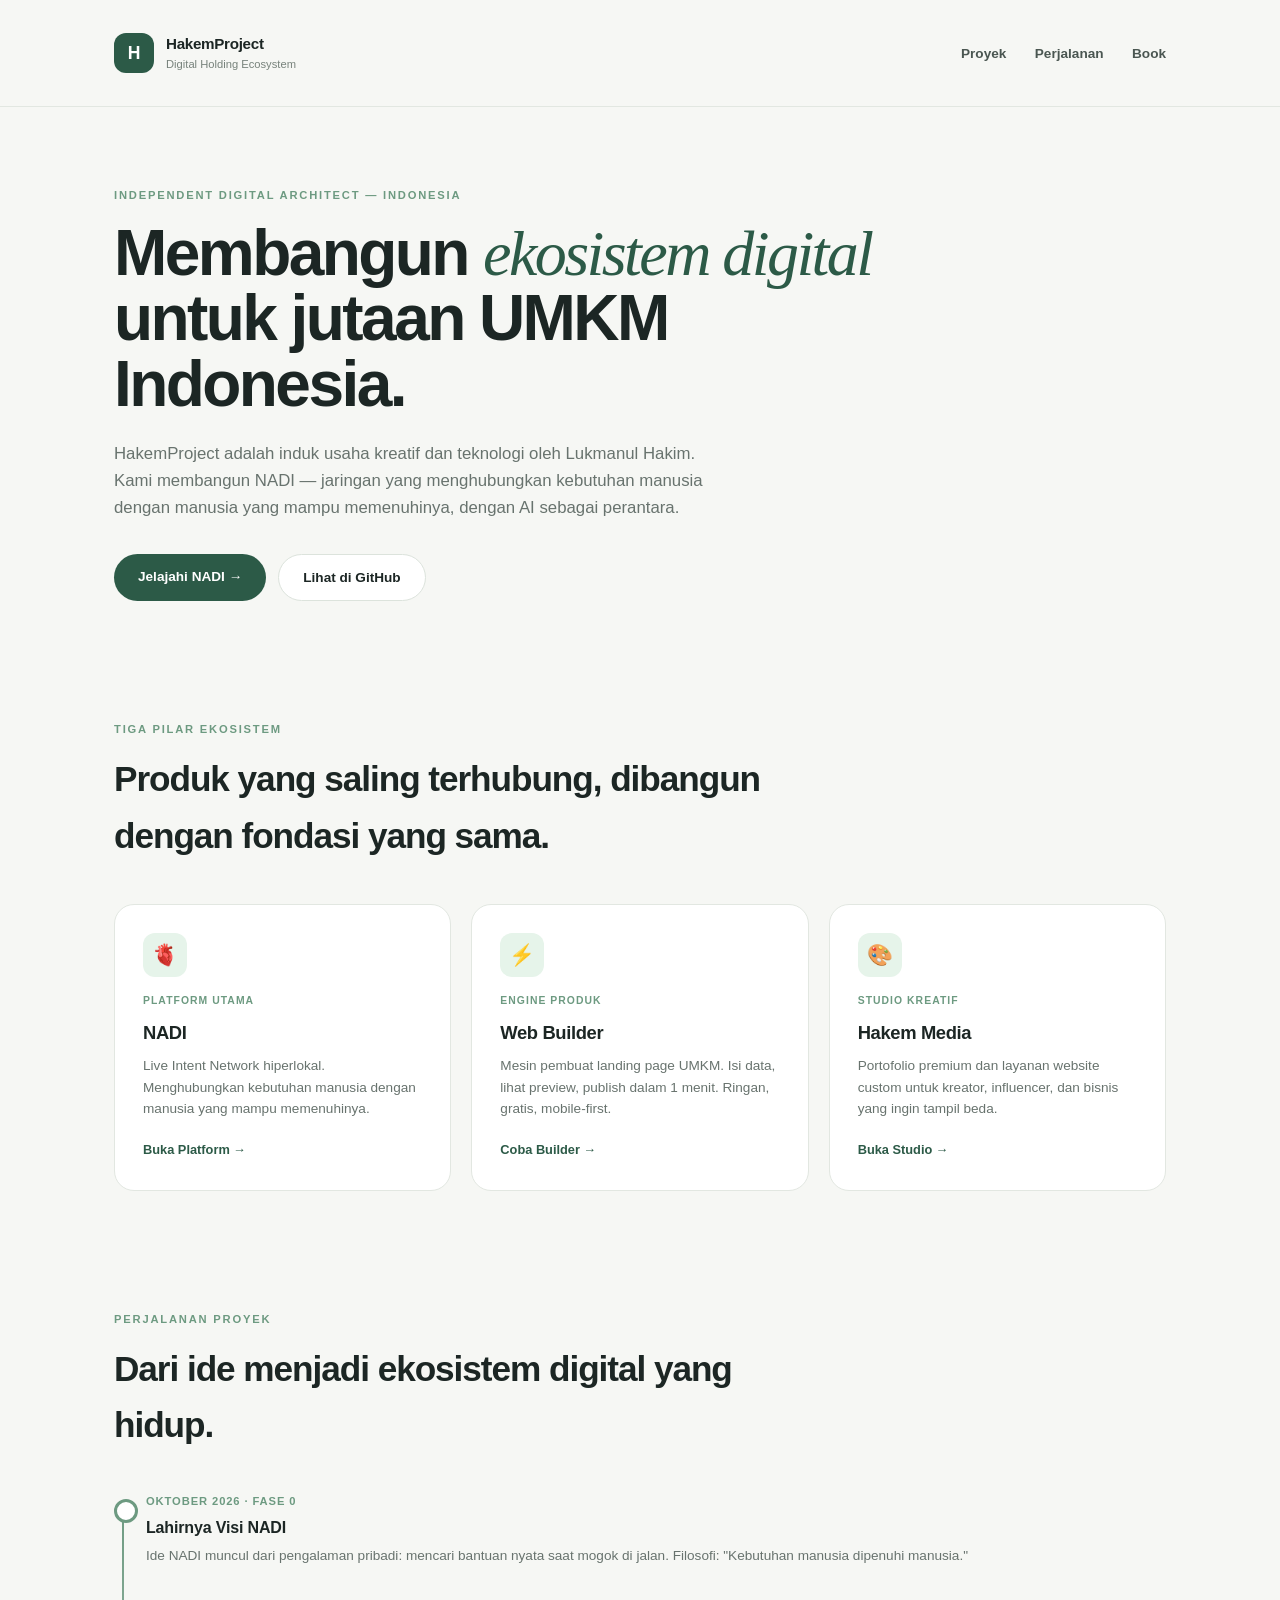
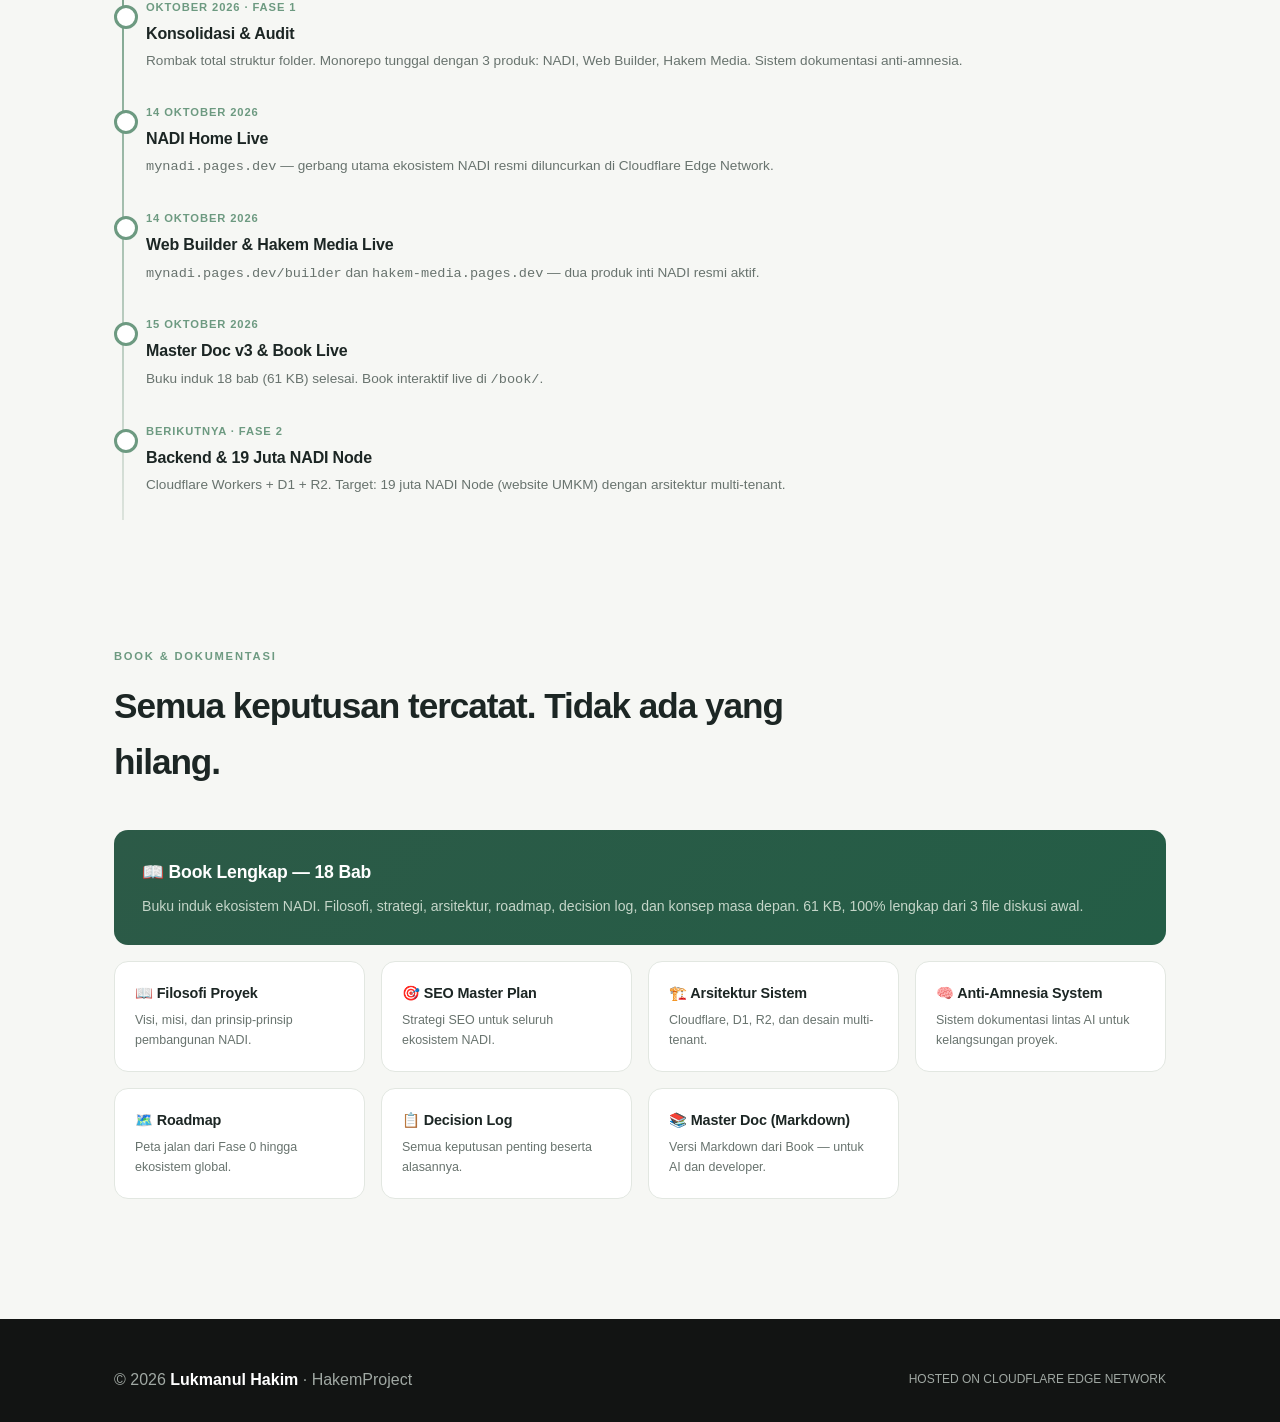
<file: index.html>
﻿<!DOCTYPE html>
<html lang="id">
<head>
<meta charset="UTF-8">
<meta name="viewport" content="width=device-width, initial-scale=1.0">
<meta name="theme-color" content="#f6f7f4">
<title>HakemProject — Digital Holding Ecosystem</title>
<meta name="description" content="Induk proyek digital Lukmanul Hakim: NADI, Web Builder, Hakem Media.">
<link rel="icon" href="/shared/assets/favicon.svg">
<style>
* { box-sizing: border-box; margin: 0; padding: 0; }
body {
  font-family: -apple-system, BlinkMacSystemFont, "Segoe UI", Roboto, sans-serif;
  background: #f6f7f4;
  color: #1c2624;
  line-height: 1.6;
}
.container { max-width: 1100px; margin: 0 auto; padding: 0 24px; }

/* HEADER */
header {
  padding: 32px 0;
  display: flex;
  justify-content: space-between;
  align-items: center;
  border-bottom: 1px solid #e2e7e1;
}
.brand { display: flex; align-items: center; gap: 12px; }
.brand-mark {
  width: 40px; height: 40px;
  background: #2c5a47;
  color: white;
  border-radius: 12px;
  display: grid; place-items: center;
  font-weight: 900; font-size: 1.1rem;
}
.brand-text b { display: block; font-size: 0.95rem; font-weight: 800; letter-spacing: -0.02em; }
.brand-text small { display: block; font-size: 0.7rem; color: #77827b; }
nav a {
  color: #4a5651;
  text-decoration: none;
  margin-left: 24px;
  font-size: 0.85rem;
  font-weight: 600;
  transition: color 0.2s;
}
nav a:hover { color: #2c5a47; }

/* HERO */
.hero { padding: 80px 0 60px; }
.hero .eyebrow {
  font-size: 0.7rem;
  letter-spacing: 0.16em;
  font-weight: 800;
  color: #6d9a81;
  margin-bottom: 16px;
}
.hero h1 {
  font-size: clamp(2.4rem, 5.5vw, 4rem);
  line-height: 1.02;
  letter-spacing: -0.04em;
  margin-bottom: 24px;
  max-width: 800px;
}
.hero h1 em { font-family: Georgia, serif; color: #2c5a47; font-weight: 400; }
.hero p {
  max-width: 620px;
  color: #68736e;
  font-size: 1.05rem;
  margin-bottom: 32px;
}
.hero-cta { display: flex; gap: 12px; flex-wrap: wrap; }
.btn {
  display: inline-block;
  padding: 12px 24px;
  border-radius: 99px;
  text-decoration: none;
  font-weight: 700;
  font-size: 0.85rem;
  transition: all 0.2s;
}
.btn-primary { background: #2c5a47; color: white; }
.btn-primary:hover { background: #245d46; }
.btn-secondary { background: white; color: #1c2624; border: 1px solid #dce3dc; }
.btn-secondary:hover { border-color: #2c5a47; }

/* SECTION */
section { padding: 60px 0; }
.section-title {
  font-size: 0.7rem;
  letter-spacing: 0.16em;
  font-weight: 800;
  color: #6d9a81;
  margin-bottom: 12px;
  text-transform: uppercase;
}
.section-heading {
  font-size: clamp(1.6rem, 3vw, 2.2rem);
  letter-spacing: -0.03em;
  margin-bottom: 40px;
  max-width: 700px;
}

/* PROJECTS GRID */
.projects {
  display: grid;
  grid-template-columns: repeat(auto-fit, minmax(280px, 1fr));
  gap: 20px;
}
.card {
  background: white;
  border: 1px solid #e2e7e1;
  border-radius: 20px;
  padding: 28px;
  transition: all 0.2s;
  text-decoration: none;
  color: inherit;
  display: block;
}
.card:hover { border-color: #6d9a81; transform: translateY(-2px); }
.card-icon {
  width: 44px; height: 44px;
  background: #e6f4ea;
  border-radius: 12px;
  display: grid; place-items: center;
  font-size: 1.3rem;
  margin-bottom: 16px;
}
.card-tag {
  font-size: 0.65rem;
  font-weight: 800;
  letter-spacing: 0.1em;
  color: #6d9a81;
  text-transform: uppercase;
  margin-bottom: 8px;
}
.card h3 {
  font-size: 1.15rem;
  margin-bottom: 8px;
  letter-spacing: -0.02em;
}
.card p { color: #68736e; font-size: 0.85rem; margin-bottom: 16px; }
.card-link { font-size: 0.8rem; font-weight: 700; color: #2c5a47; }

/* TIMELINE */
.timeline { position: relative; padding-left: 32px; }
.timeline::before {
  content: '';
  position: absolute;
  left: 8px; top: 8px; bottom: 8px;
  width: 2px;
  background: linear-gradient(to bottom, #6d9a81, #dce3dc);
}
.timeline-item { position: relative; padding-bottom: 32px; }
.timeline-item::before {
  content: '';
  position: absolute;
  left: -32px; top: 6px;
  width: 18px; height: 18px;
  border-radius: 50%;
  background: white;
  border: 3px solid #6d9a81;
}
.timeline-date {
  font-size: 0.7rem;
  font-weight: 800;
  letter-spacing: 0.08em;
  color: #6d9a81;
  text-transform: uppercase;
  margin-bottom: 4px;
}
.timeline-item h4 {
  font-size: 1rem;
  margin-bottom: 4px;
  letter-spacing: -0.01em;
}
.timeline-item p { color: #68736e; font-size: 0.85rem; }

/* BOOK GRID */
.book-grid {
  display: grid;
  grid-template-columns: repeat(auto-fit, minmax(240px, 1fr));
  gap: 16px;
}
.book-item {
  background: white;
  border: 1px solid #e2e7e1;
  border-radius: 14px;
  padding: 20px;
  text-decoration: none;
  color: inherit;
  transition: all 0.2s;
  display: block;
}
.book-item:hover { border-color: #6d9a81; transform: translateY(-2px); }
.book-item h4 {
  font-size: 0.9rem;
  margin-bottom: 6px;
  letter-spacing: -0.01em;
}
.book-item p { font-size: 0.78rem; color: #68736e; margin: 0; }

/* BOOK FEATURED */
.book-featured {
  grid-column: 1 / -1;
  background: linear-gradient(135deg, #2c5a47, #245d46);
  color: white;
  border: none;
  padding: 28px;
}
.book-featured h4 {
  color: white;
  font-size: 1.1rem;
  margin-bottom: 8px;
}
.book-featured p { color: #c4d5c8; font-size: 0.88rem; margin: 0; }
.book-featured:hover {
  border-color: #2c5a47;
  transform: translateY(-3px);
  box-shadow: 0 12px 30px rgba(44, 90, 71, 0.25);
}

/* FOOTER */
footer {
  background: #121413;
  color: #a0a8a3;
  padding: 48px 0 32px;
  margin-top: 60px;
}
footer .container {
  display: flex;
  justify-content: space-between;
  align-items: center;
  flex-wrap: wrap;
  gap: 16px;
}
footer strong { color: white; }
footer small { font-size: 0.75rem; }

/* RESPONSIVE */
@media (max-width: 640px) {
  header { flex-direction: column; gap: 20px; align-items: flex-start; }
  nav a { margin: 0 16px 0 0; }
  .hero { padding: 48px 0 32px; }
  section { padding: 40px 0; }
  footer .container { flex-direction: column; text-align: center; }
}
</style>
</head>
<body>

<header>
  <div class="container" style="display: flex; justify-content: space-between; align-items: center; width: 100%;">
    <div class="brand">
      <div class="brand-mark">H</div>
      <div class="brand-text">
        <b>HakemProject</b>
        <small>Digital Holding Ecosystem</small>
      </div>
    </div>
    <nav>
      <a href="#proyek">Proyek</a>
      <a href="#timeline">Perjalanan</a>
      <a href="/book/">Book</a>
    </nav>
  </div>
</header>

<main class="container">

  <!-- HERO -->
  <section class="hero">
    <p class="eyebrow">INDEPENDENT DIGITAL ARCHITECT — INDONESIA</p>
    <h1>Membangun <em>ekosistem digital</em> untuk jutaan UMKM Indonesia.</h1>
    <p>
      HakemProject adalah induk usaha kreatif dan teknologi oleh Lukmanul Hakim.
      Kami membangun NADI — jaringan yang menghubungkan kebutuhan manusia dengan
      manusia yang mampu memenuhinya, dengan AI sebagai perantara.
    </p>
    <div class="hero-cta">
      <a href="https://mynadi.pages.dev" class="btn btn-primary">Jelajahi NADI →</a>
      <a href="https://github.com/hakemproject" class="btn btn-secondary">Lihat di GitHub</a>
    </div>
  </section>

  <!-- PROJECTS -->
  <section id="proyek">
    <p class="section-title">TIGA PILAR EKOSISTEM</p>
    <h2 class="section-heading">Produk yang saling terhubung, dibangun dengan fondasi yang sama.</h2>
    <div class="projects">
      <a href="https://mynadi.pages.dev" class="card">
        <div class="card-icon">🫀</div>
        <div class="card-tag">Platform Utama</div>
        <h3>NADI</h3>
        <p>Live Intent Network hiperlokal. Menghubungkan kebutuhan manusia dengan manusia yang mampu memenuhinya.</p>
        <span class="card-link">Buka Platform →</span>
      </a>
      <a href="https://mynadi.pages.dev/builder" class="card">
        <div class="card-icon">⚡</div>
        <div class="card-tag">Engine Produk</div>
        <h3>Web Builder</h3>
        <p>Mesin pembuat landing page UMKM. Isi data, lihat preview, publish dalam 1 menit. Ringan, gratis, mobile-first.</p>
        <span class="card-link">Coba Builder →</span>
      </a>
      <a href="https://hakem-media.pages.dev" class="card">
        <div class="card-icon">🎨</div>
        <div class="card-tag">Studio Kreatif</div>
        <h3>Hakem Media</h3>
        <p>Portofolio premium dan layanan website custom untuk kreator, influencer, dan bisnis yang ingin tampil beda.</p>
        <span class="card-link">Buka Studio →</span>
      </a>
    </div>
  </section>

  <!-- TIMELINE -->
  <section id="timeline">
    <p class="section-title">PERJALANAN PROYEK</p>
    <h2 class="section-heading">Dari ide menjadi ekosistem digital yang hidup.</h2>
    <div class="timeline">
      <div class="timeline-item">
        <div class="timeline-date">Oktober 2026 · Fase 0</div>
        <h4>Lahirnya Visi NADI</h4>
        <p>Ide NADI muncul dari pengalaman pribadi: mencari bantuan nyata saat mogok di jalan. Filosofi: "Kebutuhan manusia dipenuhi manusia."</p>
      </div>
      <div class="timeline-item">
        <div class="timeline-date">Oktober 2026 · Fase 1</div>
        <h4>Konsolidasi & Audit</h4>
        <p>Rombak total struktur folder. Monorepo tunggal dengan 3 produk: NADI, Web Builder, Hakem Media. Sistem dokumentasi anti-amnesia.</p>
      </div>
      <div class="timeline-item">
        <div class="timeline-date">14 Oktober 2026</div>
        <h4>NADI Home Live</h4>
        <p><code>mynadi.pages.dev</code> — gerbang utama ekosistem NADI resmi diluncurkan di Cloudflare Edge Network.</p>
      </div>
      <div class="timeline-item">
        <div class="timeline-date">14 Oktober 2026</div>
        <h4>Web Builder & Hakem Media Live</h4>
        <p><code>mynadi.pages.dev/builder</code> dan <code>hakem-media.pages.dev</code> — dua produk inti NADI resmi aktif.</p>
      </div>
      <div class="timeline-item">
        <div class="timeline-date">15 Oktober 2026</div>
        <h4>Master Doc v3 & Book Live</h4>
        <p>Buku induk 18 bab (61 KB) selesai. Book interaktif live di <code>/book/</code>.</p>
      </div>
      <div class="timeline-item">
        <div class="timeline-date">Berikutnya · Fase 2</div>
        <h4>Backend & 19 Juta NADI Node</h4>
        <p>Cloudflare Workers + D1 + R2. Target: 19 juta NADI Node (website UMKM) dengan arsitektur multi-tenant.</p>
      </div>
    </div>
  </section>

  <!-- BOOK -->
  <section id="book">
    <p class="section-title">BOOK & DOKUMENTASI</p>
    <h2 class="section-heading">Semua keputusan tercatat. Tidak ada yang hilang.</h2>
    <div class="book-grid">
      <a href="/book/" class="book-item book-featured">
        <h4>📖 Book Lengkap — 18 Bab</h4>
        <p>Buku induk ekosistem NADI. Filosofi, strategi, arsitektur, roadmap, decision log, dan konsep masa depan. 61 KB, 100% lengkap dari 3 file diskusi awal.</p>
      </a>
      <a href="https://github.com/hakemproject/hakem-project/blob/main/docs/01_SHARED/PROJECT_PHILOSOPHY.md" class="book-item" target="_blank" rel="noopener">
        <h4>📖 Filosofi Proyek</h4>
        <p>Visi, misi, dan prinsip-prinsip pembangunan NADI.</p>
      </a>
      <a href="https://github.com/hakemproject/hakem-project/blob/main/docs/seo/01-seo-master-plan.md" class="book-item" target="_blank" rel="noopener">
        <h4>🎯 SEO Master Plan</h4>
        <p>Strategi SEO untuk seluruh ekosistem NADI.</p>
      </a>
      <a href="https://github.com/hakemproject/hakem-project/blob/main/docs/05_TECHNICAL/REFERENCE_ARCHITECTURE.md" class="book-item" target="_blank" rel="noopener">
        <h4>🏗️ Arsitektur Sistem</h4>
        <p>Cloudflare, D1, R2, dan desain multi-tenant.</p>
      </a>
      <a href="https://github.com/hakemproject/hakem-project/blob/main/docs/06_AI_SYSTEM/ANTI_AMNESIA_SYSTEM.md" class="book-item" target="_blank" rel="noopener">
        <h4>🧠 Anti-Amnesia System</h4>
        <p>Sistem dokumentasi lintas AI untuk kelangsungan proyek.</p>
      </a>
      <a href="https://github.com/hakemproject/hakem-project/blob/main/docs/01_SHARED/ROADMAP_SHARED.md" class="book-item" target="_blank" rel="noopener">
        <h4>🗺️ Roadmap</h4>
        <p>Peta jalan dari Fase 0 hingga ekosistem global.</p>
      </a>
      <a href="https://github.com/hakemproject/hakem-project/blob/main/docs/01_SHARED/DECISION_LOG.md" class="book-item" target="_blank" rel="noopener">
        <h4>📋 Decision Log</h4>
        <p>Semua keputusan penting beserta alasannya.</p>
      </a>
      <a href="https://github.com/hakemproject/hakem-project/blob/main/docs/master/MASTER_DOC.md" class="book-item" target="_blank" rel="noopener">
        <h4>📚 Master Doc (Markdown)</h4>
        <p>Versi Markdown dari Book — untuk AI dan developer.</p>
      </a>
    </div>
  </section>

</main>

<footer>
  <div class="container">
    <div>
      © 2026 <strong>Lukmanul Hakim</strong> · HakemProject
    </div>
    <small>HOSTED ON CLOUDFLARE EDGE NETWORK</small>
  </div>
</footer>

</body>
</html>
</file>
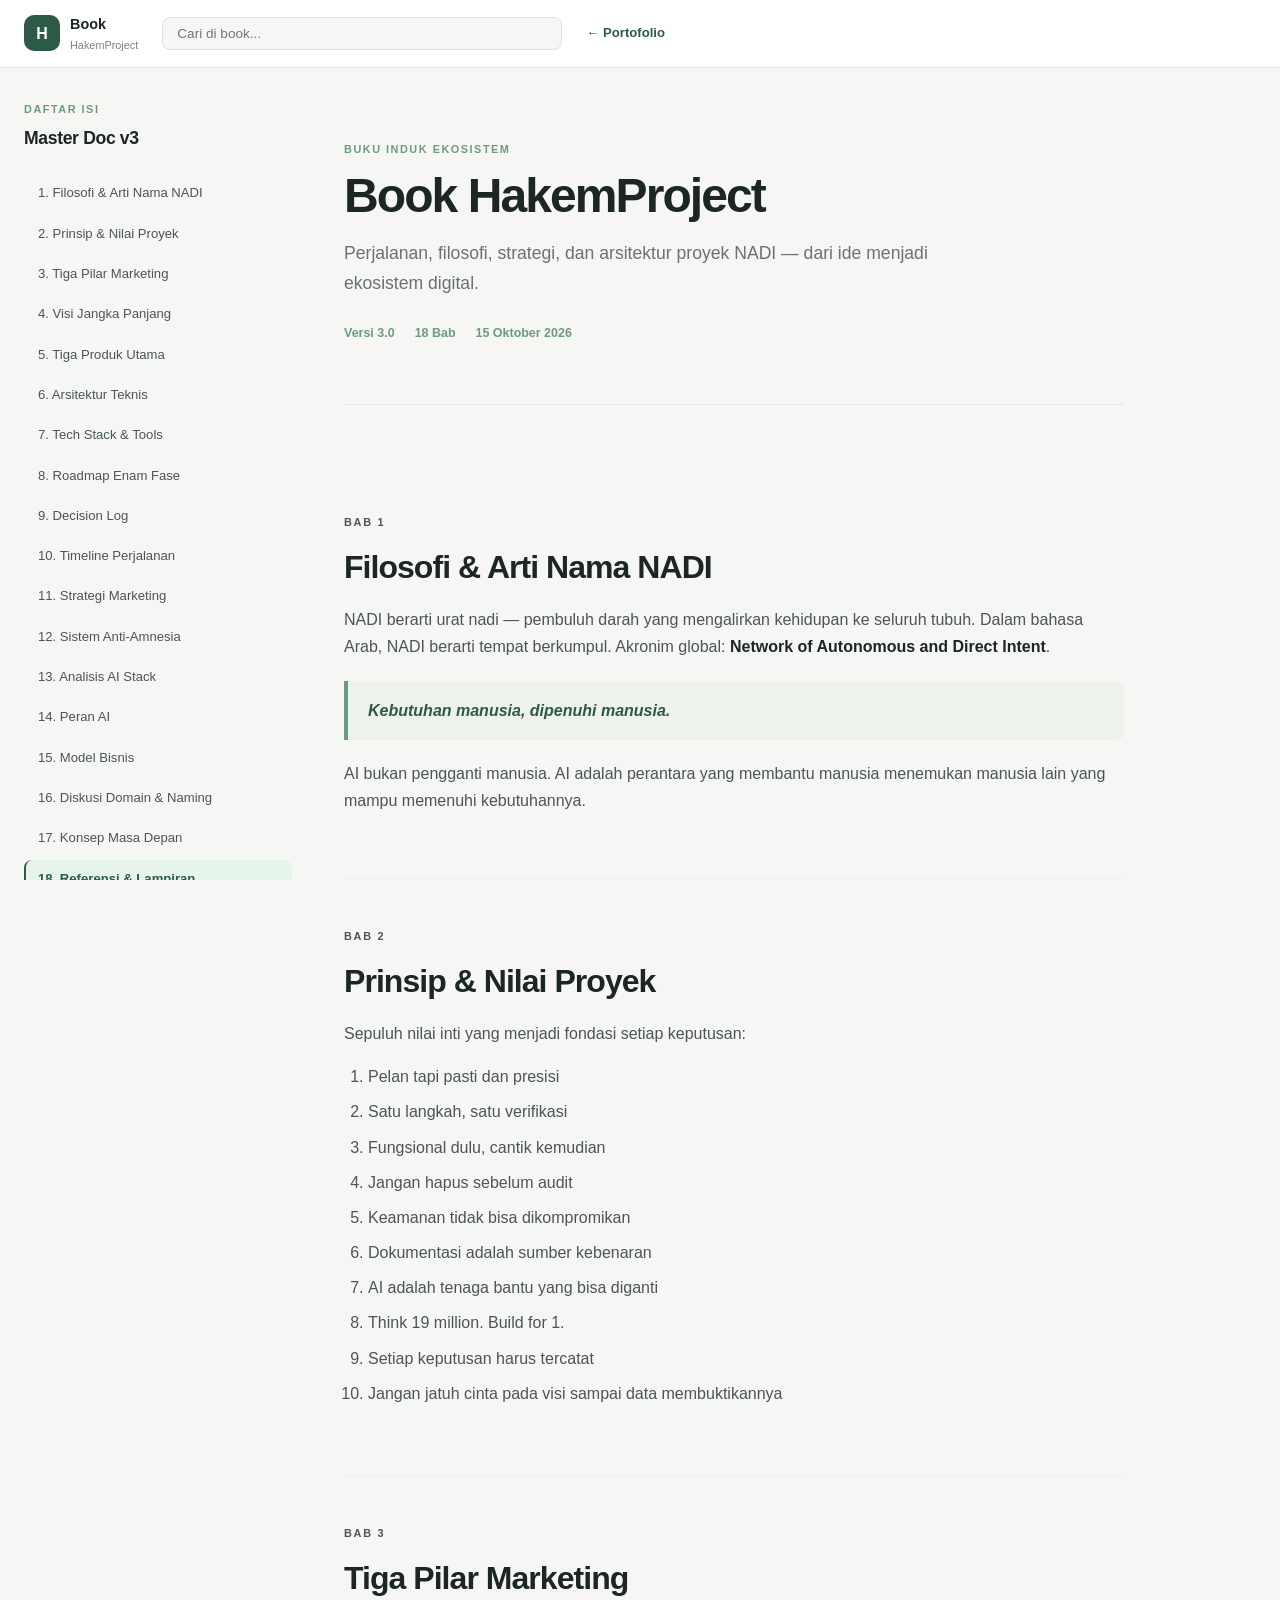
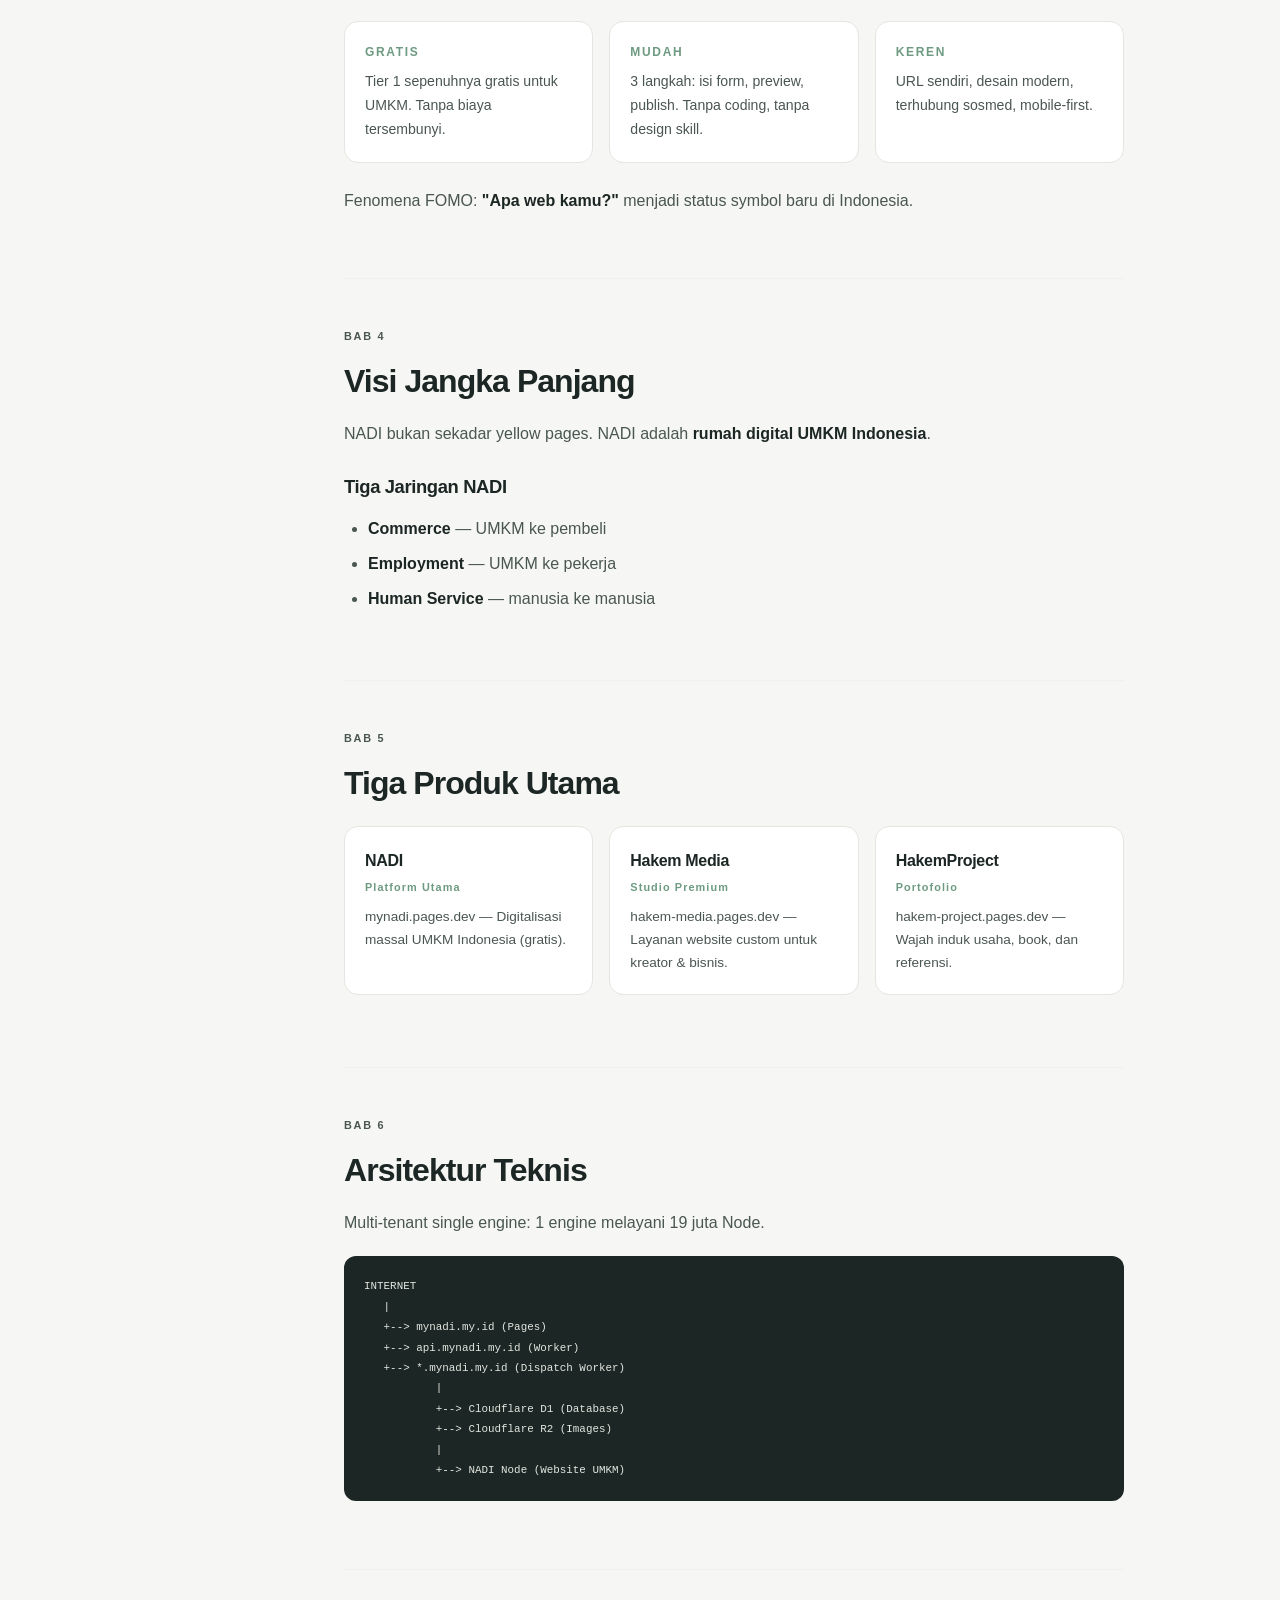
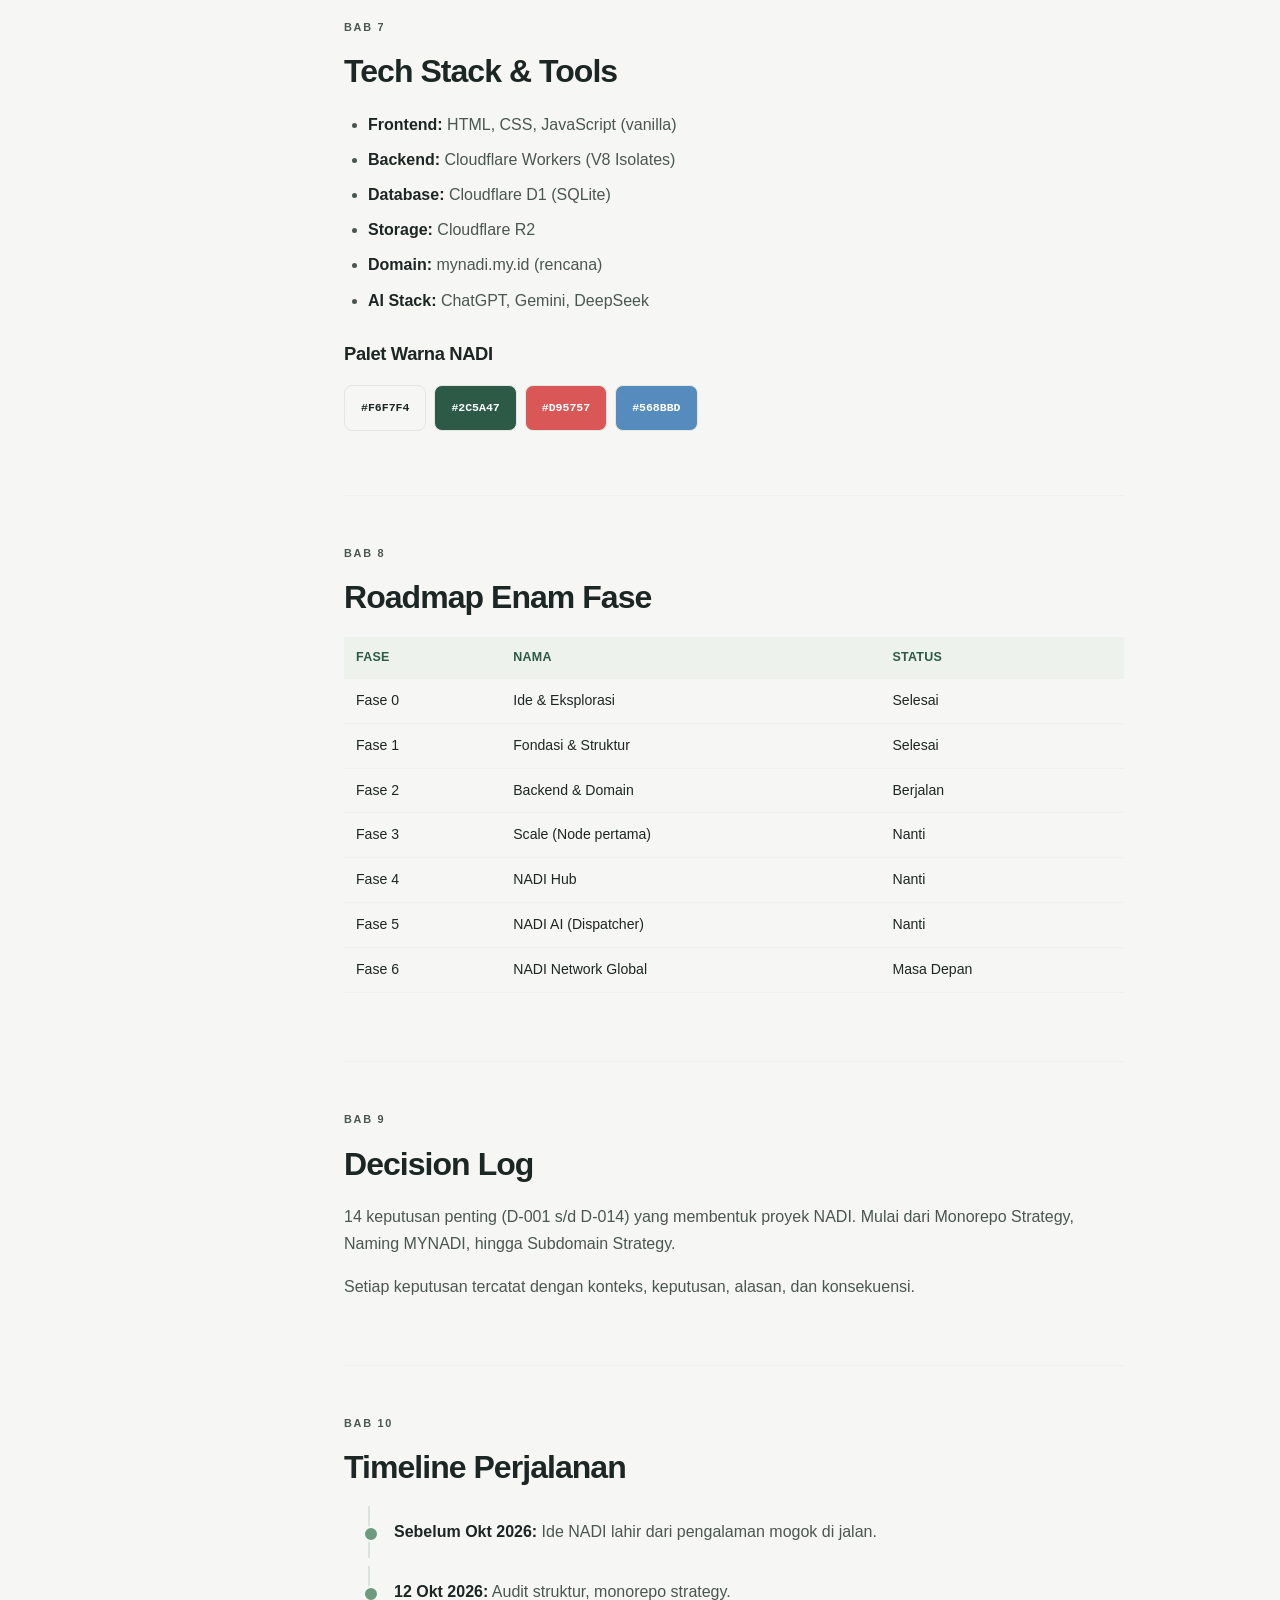
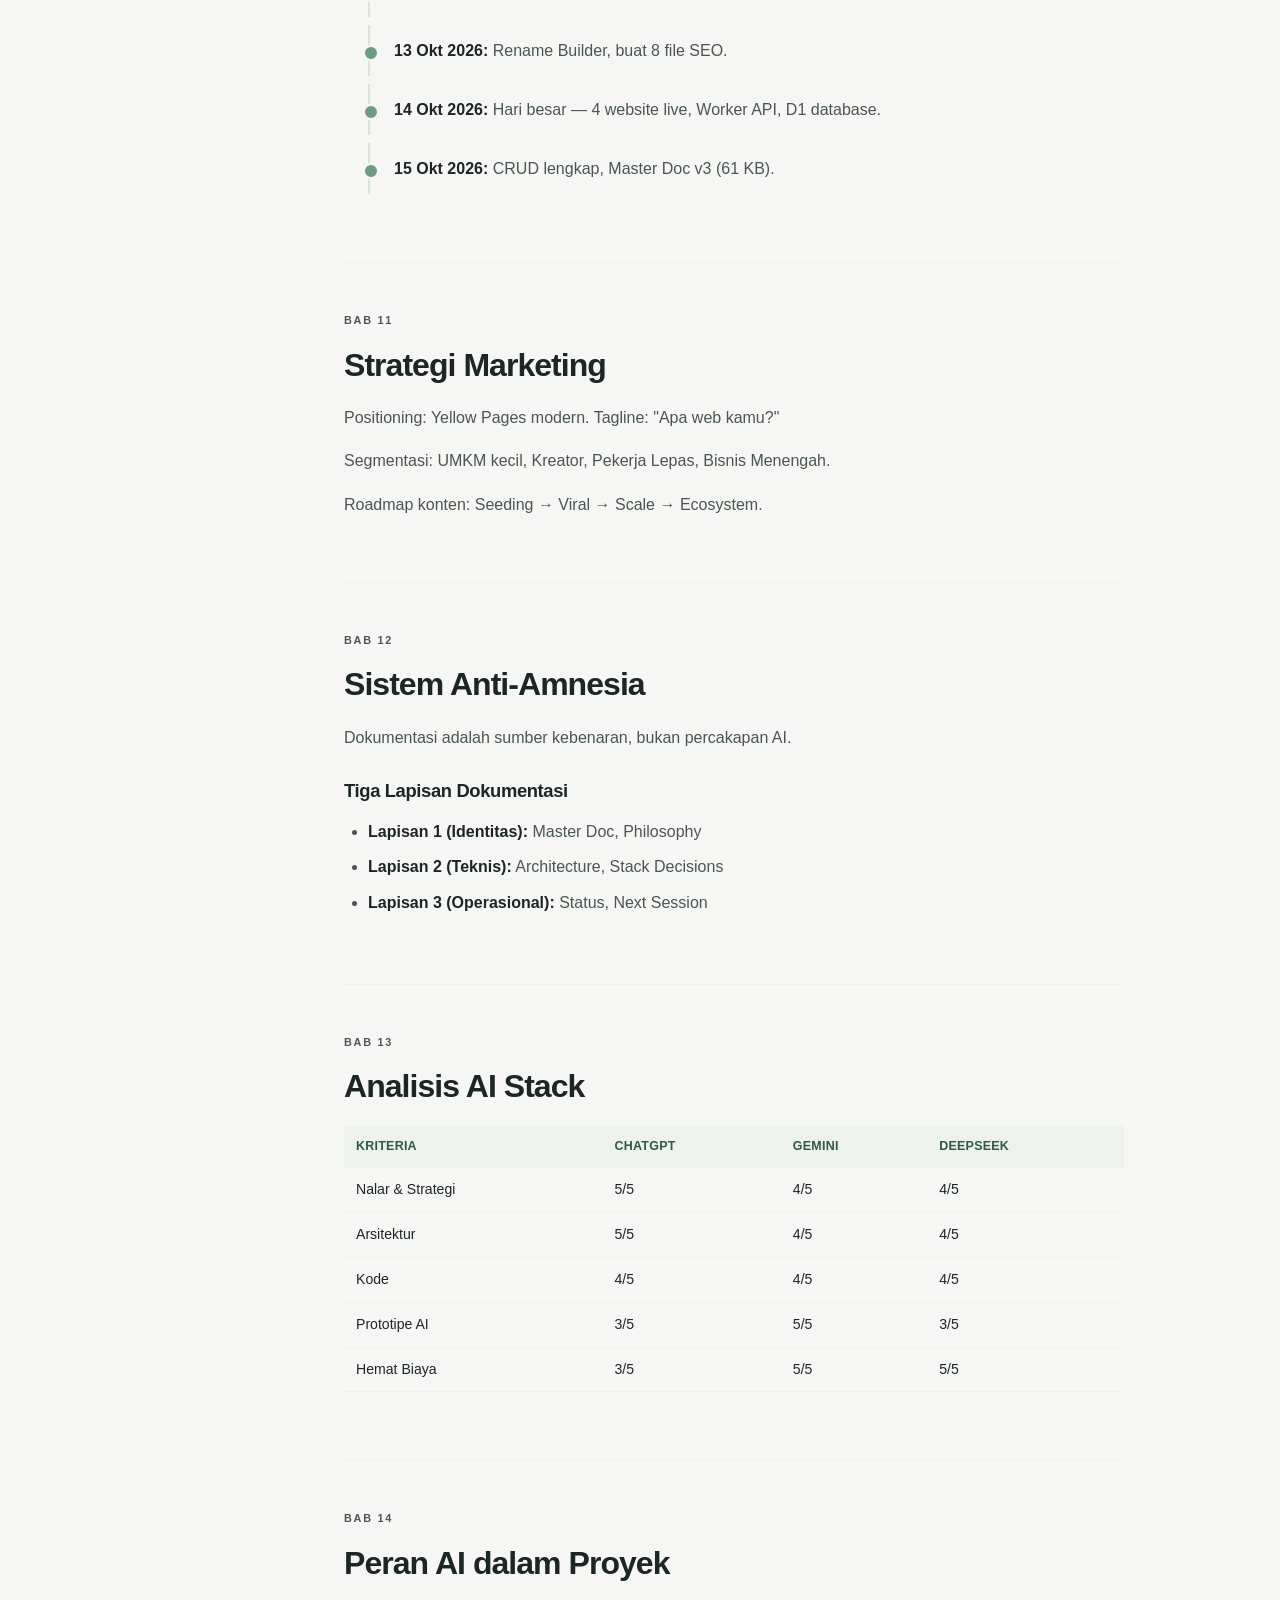
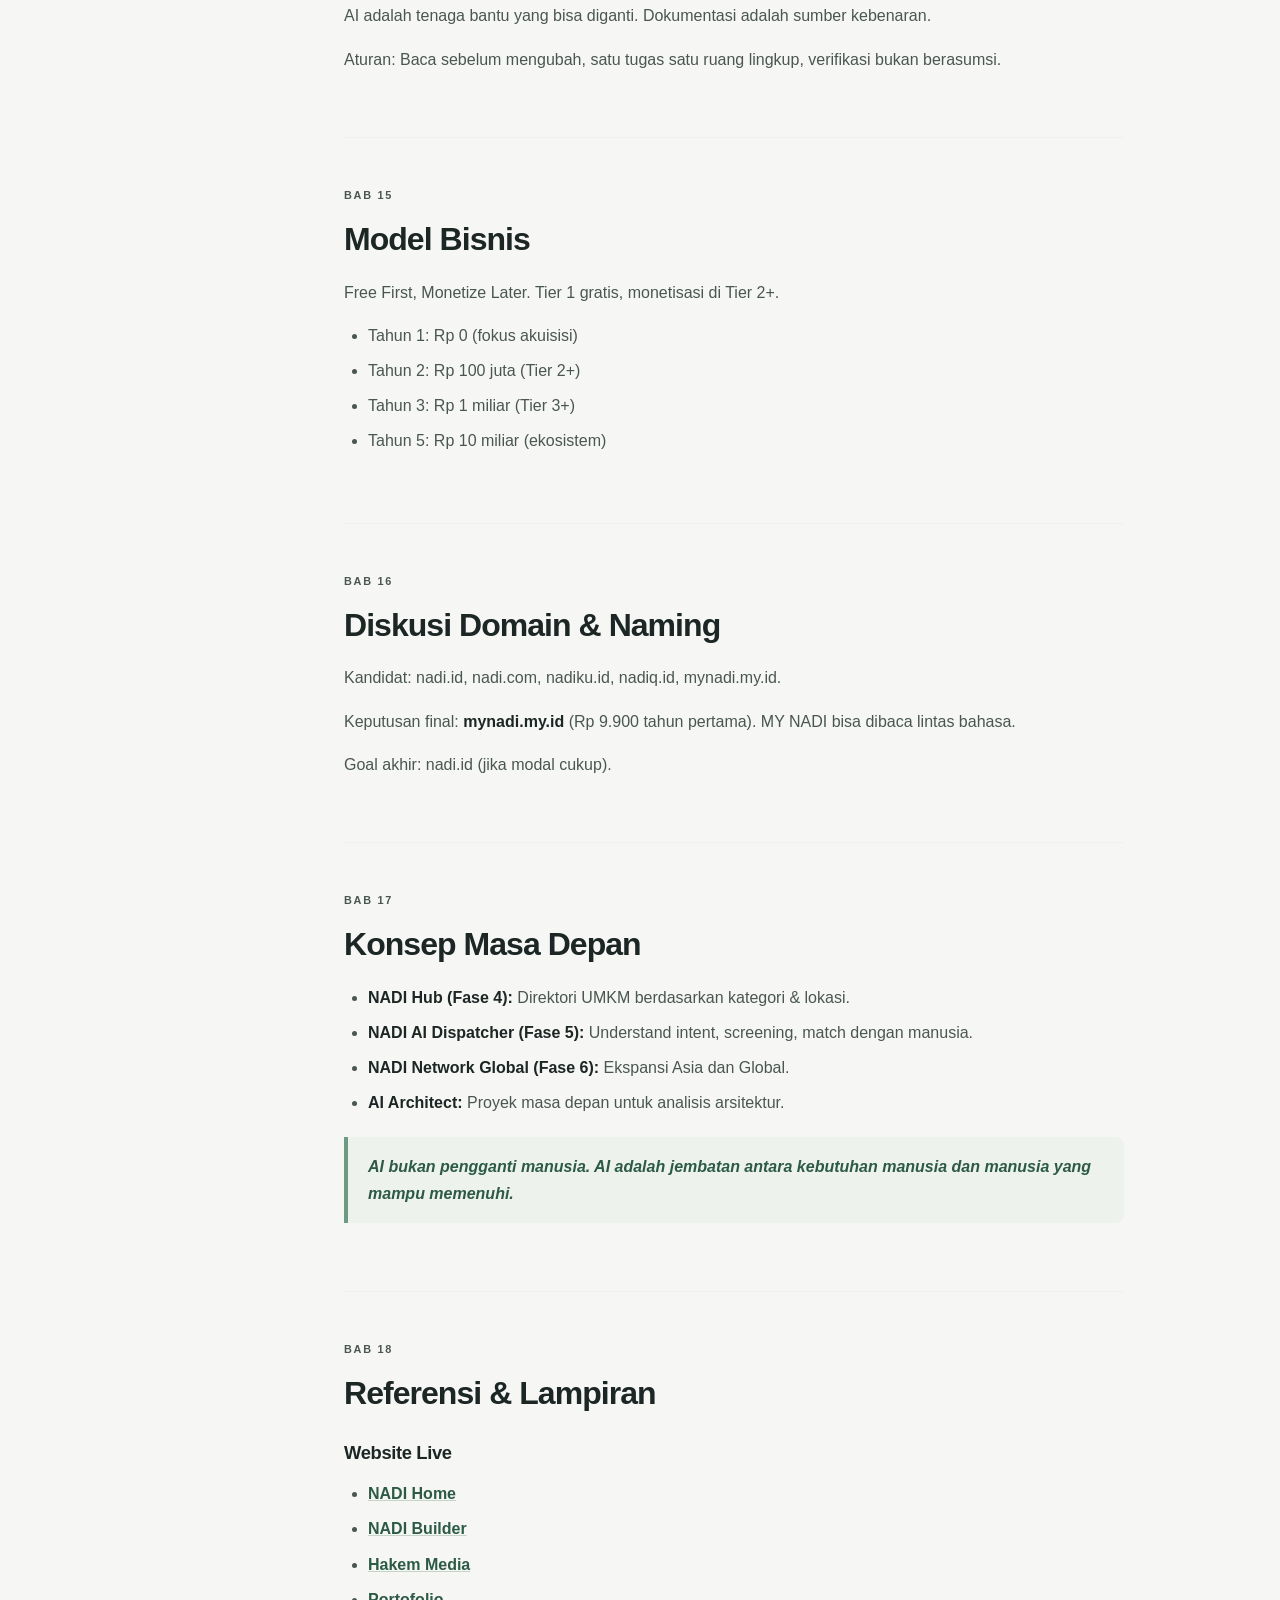
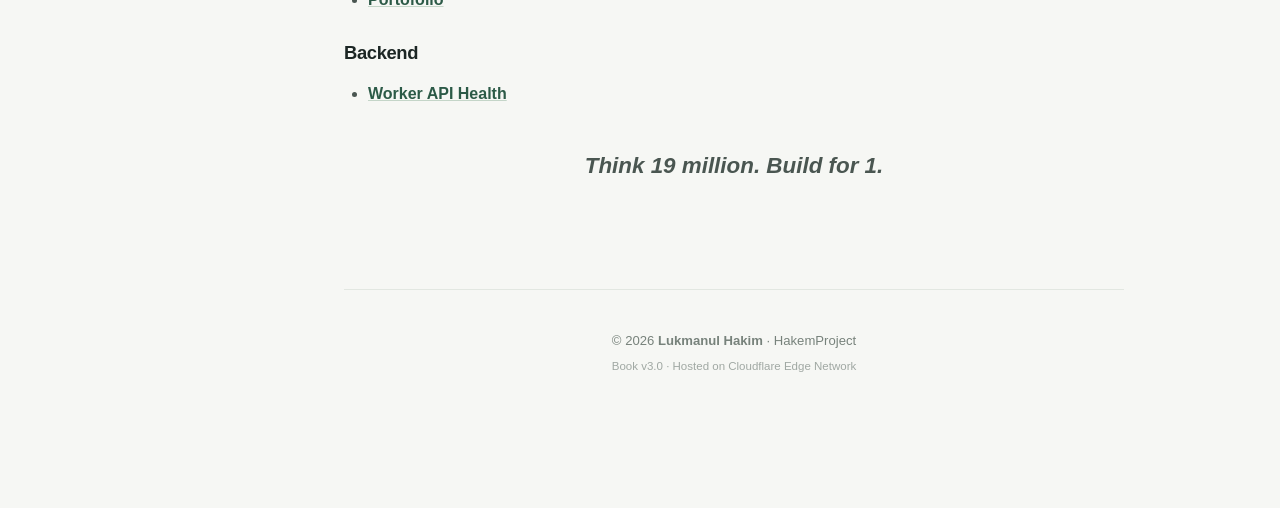
<file: book/index.html>
<!DOCTYPE html>
<html lang="id">
<head>
<meta charset="UTF-8">
<meta name="viewport" content="width=device-width, initial-scale=1.0">
<meta name="theme-color" content="#f6f7f4">
<title>Book - HakemProject</title>
<meta name="description" content="Buku induk ekosistem digital NADI - perjalanan, filosofi, strategi, dan arsitektur.">
<link rel="icon" href="/shared/assets/favicon.svg">
<link rel="stylesheet" href="styles.css">
</head>
<body>

<header class="topbar">
  <div class="topbar-inner">
    <a href="/" class="brand">
      <span class="brand-mark">H</span>
      <span class="brand-text">
        <b>Book</b>
        <small>HakemProject</small>
      </span>
    </a>
    <div class="search-box">
      <input type="text" id="search" placeholder="Cari di book...">
    </div>
    <a href="/" class="back-link">&larr; Portofolio</a>
  </div>
</header>

<div class="layout">
  <aside class="sidebar">
    <div class="sidebar-head">
      <p class="eyebrow">DAFTAR ISI</p>
      <h2>Master Doc v3</h2>
    </div>
    <nav id="toc">
      <a href="#bab-1">1. Filosofi &amp; Arti Nama NADI</a>
      <a href="#bab-2">2. Prinsip &amp; Nilai Proyek</a>
      <a href="#bab-3">3. Tiga Pilar Marketing</a>
      <a href="#bab-4">4. Visi Jangka Panjang</a>
      <a href="#bab-5">5. Tiga Produk Utama</a>
      <a href="#bab-6">6. Arsitektur Teknis</a>
      <a href="#bab-7">7. Tech Stack &amp; Tools</a>
      <a href="#bab-8">8. Roadmap Enam Fase</a>
      <a href="#bab-9">9. Decision Log</a>
      <a href="#bab-10">10. Timeline Perjalanan</a>
      <a href="#bab-11">11. Strategi Marketing</a>
      <a href="#bab-12">12. Sistem Anti-Amnesia</a>
      <a href="#bab-13">13. Analisis AI Stack</a>
      <a href="#bab-14">14. Peran AI</a>
      <a href="#bab-15">15. Model Bisnis</a>
      <a href="#bab-16">16. Diskusi Domain &amp; Naming</a>
      <a href="#bab-17">17. Konsep Masa Depan</a>
      <a href="#bab-18">18. Referensi &amp; Lampiran</a>
    </nav>
  </aside>

  <main class="content" id="content">
    <div class="hero-storybook">
      <p class="eyebrow">BUKU INDUK EKOSISTEM</p>
      <h1>Book HakemProject</h1>
      <p class="lede">Perjalanan, filosofi, strategi, dan arsitektur proyek NADI &mdash; dari ide menjadi ekosistem digital.</p>
      <div class="hero-meta">
        <span>Versi 3.0</span>
        <span>18 Bab</span>
        <span>15 Oktober 2026</span>
      </div>
    </div>

    <section id="bab-1" class="chapter">
      <p class="chapter-num">BAB 1</p>
      <h2>Filosofi &amp; Arti Nama NADI</h2>
      <p>NADI berarti urat nadi &mdash; pembuluh darah yang mengalirkan kehidupan ke seluruh tubuh. Dalam bahasa Arab, NADI berarti tempat berkumpul. Akronim global: <strong>Network of Autonomous and Direct Intent</strong>.</p>
      <blockquote>Kebutuhan manusia, dipenuhi manusia.</blockquote>
      <p>AI bukan pengganti manusia. AI adalah perantara yang membantu manusia menemukan manusia lain yang mampu memenuhi kebutuhannya.</p>
    </section>

    <section id="bab-2" class="chapter">
      <p class="chapter-num">BAB 2</p>
      <h2>Prinsip &amp; Nilai Proyek</h2>
      <p>Sepuluh nilai inti yang menjadi fondasi setiap keputusan:</p>
      <ol class="principles">
        <li>Pelan tapi pasti dan presisi</li>
        <li>Satu langkah, satu verifikasi</li>
        <li>Fungsional dulu, cantik kemudian</li>
        <li>Jangan hapus sebelum audit</li>
        <li>Keamanan tidak bisa dikompromikan</li>
        <li>Dokumentasi adalah sumber kebenaran</li>
        <li>AI adalah tenaga bantu yang bisa diganti</li>
        <li>Think 19 million. Build for 1.</li>
        <li>Setiap keputusan harus tercatat</li>
        <li>Jangan jatuh cinta pada visi sampai data membuktikannya</li>
      </ol>
    </section>

    <section id="bab-3" class="chapter">
      <p class="chapter-num">BAB 3</p>
      <h2>Tiga Pilar Marketing</h2>
      <div class="pillars">
        <div class="pillar">
          <h3>GRATIS</h3>
          <p>Tier 1 sepenuhnya gratis untuk UMKM. Tanpa biaya tersembunyi.</p>
        </div>
        <div class="pillar">
          <h3>MUDAH</h3>
          <p>3 langkah: isi form, preview, publish. Tanpa coding, tanpa design skill.</p>
        </div>
        <div class="pillar">
          <h3>KEREN</h3>
          <p>URL sendiri, desain modern, terhubung sosmed, mobile-first.</p>
        </div>
      </div>
      <p>Fenomena FOMO: <strong>"Apa web kamu?"</strong> menjadi status symbol baru di Indonesia.</p>
    </section>

    <section id="bab-4" class="chapter">
      <p class="chapter-num">BAB 4</p>
      <h2>Visi Jangka Panjang</h2>
      <p>NADI bukan sekadar yellow pages. NADI adalah <strong>rumah digital UMKM Indonesia</strong>.</p>
      <h3>Tiga Jaringan NADI</h3>
      <ul>
        <li><strong>Commerce</strong> &mdash; UMKM ke pembeli</li>
        <li><strong>Employment</strong> &mdash; UMKM ke pekerja</li>
        <li><strong>Human Service</strong> &mdash; manusia ke manusia</li>
      </ul>
    </section>

    <section id="bab-5" class="chapter">
      <p class="chapter-num">BAB 5</p>
      <h2>Tiga Produk Utama</h2>
      <div class="products">
        <article>
          <h3>NADI</h3>
          <p class="tag">Platform Utama</p>
          <p>mynadi.pages.dev &mdash; Digitalisasi massal UMKM Indonesia (gratis).</p>
        </article>
        <article>
          <h3>Hakem Media</h3>
          <p class="tag">Studio Premium</p>
          <p>hakem-media.pages.dev &mdash; Layanan website custom untuk kreator &amp; bisnis.</p>
        </article>
        <article>
          <h3>HakemProject</h3>
          <p class="tag">Portofolio</p>
          <p>hakem-project.pages.dev &mdash; Wajah induk usaha, book, dan referensi.</p>
        </article>
      </div>
    </section>

    <section id="bab-6" class="chapter">
      <p class="chapter-num">BAB 6</p>
      <h2>Arsitektur Teknis</h2>
      <p>Multi-tenant single engine: 1 engine melayani 19 juta Node.</p>
      <pre><code>INTERNET
   |
   +--&gt; mynadi.my.id (Pages)
   +--&gt; api.mynadi.my.id (Worker)
   +--&gt; *.mynadi.my.id (Dispatch Worker)
           |
           +--&gt; Cloudflare D1 (Database)
           +--&gt; Cloudflare R2 (Images)
           |
           +--&gt; NADI Node (Website UMKM)</code></pre>
    </section>

    <section id="bab-7" class="chapter">
      <p class="chapter-num">BAB 7</p>
      <h2>Tech Stack &amp; Tools</h2>
      <ul>
        <li><strong>Frontend:</strong> HTML, CSS, JavaScript (vanilla)</li>
        <li><strong>Backend:</strong> Cloudflare Workers (V8 Isolates)</li>
        <li><strong>Database:</strong> Cloudflare D1 (SQLite)</li>
        <li><strong>Storage:</strong> Cloudflare R2</li>
        <li><strong>Domain:</strong> mynadi.my.id (rencana)</li>
        <li><strong>AI Stack:</strong> ChatGPT, Gemini, DeepSeek</li>
      </ul>
      <h3>Palet Warna NADI</h3>
      <div class="palette">
        <span style="background:#F6F7F4">#F6F7F4</span>
        <span style="background:#2C5A47;color:white">#2C5A47</span>
        <span style="background:#D95757;color:white">#D95757</span>
        <span style="background:#568BBD;color:white">#568BBD</span>
      </div>
    </section>

    <section id="bab-8" class="chapter">
      <p class="chapter-num">BAB 8</p>
      <h2>Roadmap Enam Fase</h2>
      <table>
        <thead><tr><th>Fase</th><th>Nama</th><th>Status</th></tr></thead>
        <tbody>
          <tr><td>Fase 0</td><td>Ide &amp; Eksplorasi</td><td>Selesai</td></tr>
          <tr><td>Fase 1</td><td>Fondasi &amp; Struktur</td><td>Selesai</td></tr>
          <tr><td>Fase 2</td><td>Backend &amp; Domain</td><td>Berjalan</td></tr>
          <tr><td>Fase 3</td><td>Scale (Node pertama)</td><td>Nanti</td></tr>
          <tr><td>Fase 4</td><td>NADI Hub</td><td>Nanti</td></tr>
          <tr><td>Fase 5</td><td>NADI AI (Dispatcher)</td><td>Nanti</td></tr>
          <tr><td>Fase 6</td><td>NADI Network Global</td><td>Masa Depan</td></tr>
        </tbody>
      </table>
    </section>

    <section id="bab-9" class="chapter">
      <p class="chapter-num">BAB 9</p>
      <h2>Decision Log</h2>
      <p>14 keputusan penting (D-001 s/d D-014) yang membentuk proyek NADI. Mulai dari Monorepo Strategy, Naming MYNADI, hingga Subdomain Strategy.</p>
      <p>Setiap keputusan tercatat dengan konteks, keputusan, alasan, dan konsekuensi.</p>
    </section>

    <section id="bab-10" class="chapter">
      <p class="chapter-num">BAB 10</p>
      <h2>Timeline Perjalanan</h2>
      <ul class="timeline">
        <li><strong>Sebelum Okt 2026:</strong> Ide NADI lahir dari pengalaman mogok di jalan.</li>
        <li><strong>12 Okt 2026:</strong> Audit struktur, monorepo strategy.</li>
        <li><strong>13 Okt 2026:</strong> Rename Builder, buat 8 file SEO.</li>
        <li><strong>14 Okt 2026:</strong> Hari besar &mdash; 4 website live, Worker API, D1 database.</li>
        <li><strong>15 Okt 2026:</strong> CRUD lengkap, Master Doc v3 (61 KB).</li>
      </ul>
    </section>

    <section id="bab-11" class="chapter">
      <p class="chapter-num">BAB 11</p>
      <h2>Strategi Marketing</h2>
      <p>Positioning: Yellow Pages modern. Tagline: "Apa web kamu?"</p>
      <p>Segmentasi: UMKM kecil, Kreator, Pekerja Lepas, Bisnis Menengah.</p>
      <p>Roadmap konten: Seeding &rarr; Viral &rarr; Scale &rarr; Ecosystem.</p>
    </section>

    <section id="bab-12" class="chapter">
      <p class="chapter-num">BAB 12</p>
      <h2>Sistem Anti-Amnesia</h2>
      <p>Dokumentasi adalah sumber kebenaran, bukan percakapan AI.</p>
      <h3>Tiga Lapisan Dokumentasi</h3>
      <ul>
        <li><strong>Lapisan 1 (Identitas):</strong> Master Doc, Philosophy</li>
        <li><strong>Lapisan 2 (Teknis):</strong> Architecture, Stack Decisions</li>
        <li><strong>Lapisan 3 (Operasional):</strong> Status, Next Session</li>
      </ul>
    </section>

    <section id="bab-13" class="chapter">
      <p class="chapter-num">BAB 13</p>
      <h2>Analisis AI Stack</h2>
      <table>
        <thead><tr><th>Kriteria</th><th>ChatGPT</th><th>Gemini</th><th>DeepSeek</th></tr></thead>
        <tbody>
          <tr><td>Nalar &amp; Strategi</td><td>5/5</td><td>4/5</td><td>4/5</td></tr>
          <tr><td>Arsitektur</td><td>5/5</td><td>4/5</td><td>4/5</td></tr>
          <tr><td>Kode</td><td>4/5</td><td>4/5</td><td>4/5</td></tr>
          <tr><td>Prototipe AI</td><td>3/5</td><td>5/5</td><td>3/5</td></tr>
          <tr><td>Hemat Biaya</td><td>3/5</td><td>5/5</td><td>5/5</td></tr>
        </tbody>
      </table>
    </section>

    <section id="bab-14" class="chapter">
      <p class="chapter-num">BAB 14</p>
      <h2>Peran AI dalam Proyek</h2>
      <p>AI adalah tenaga bantu yang bisa diganti. Dokumentasi adalah sumber kebenaran.</p>
      <p>Aturan: Baca sebelum mengubah, satu tugas satu ruang lingkup, verifikasi bukan berasumsi.</p>
    </section>

    <section id="bab-15" class="chapter">
      <p class="chapter-num">BAB 15</p>
      <h2>Model Bisnis</h2>
      <p>Free First, Monetize Later. Tier 1 gratis, monetisasi di Tier 2+.</p>
      <ul>
        <li>Tahun 1: Rp 0 (fokus akuisisi)</li>
        <li>Tahun 2: Rp 100 juta (Tier 2+)</li>
        <li>Tahun 3: Rp 1 miliar (Tier 3+)</li>
        <li>Tahun 5: Rp 10 miliar (ekosistem)</li>
      </ul>
    </section>

    <section id="bab-16" class="chapter">
      <p class="chapter-num">BAB 16</p>
      <h2>Diskusi Domain &amp; Naming</h2>
      <p>Kandidat: nadi.id, nadi.com, nadiku.id, nadiq.id, mynadi.my.id.</p>
      <p>Keputusan final: <strong>mynadi.my.id</strong> (Rp 9.900 tahun pertama). MY NADI bisa dibaca lintas bahasa.</p>
      <p>Goal akhir: nadi.id (jika modal cukup).</p>
    </section>

    <section id="bab-17" class="chapter">
      <p class="chapter-num">BAB 17</p>
      <h2>Konsep Masa Depan</h2>
      <ul>
        <li><strong>NADI Hub (Fase 4):</strong> Direktori UMKM berdasarkan kategori &amp; lokasi.</li>
        <li><strong>NADI AI Dispatcher (Fase 5):</strong> Understand intent, screening, match dengan manusia.</li>
        <li><strong>NADI Network Global (Fase 6):</strong> Ekspansi Asia dan Global.</li>
        <li><strong>AI Architect:</strong> Proyek masa depan untuk analisis arsitektur.</li>
      </ul>
      <blockquote>AI bukan pengganti manusia. AI adalah jembatan antara kebutuhan manusia dan manusia yang mampu memenuhi.</blockquote>
    </section>

    <section id="bab-18" class="chapter">
      <p class="chapter-num">BAB 18</p>
      <h2>Referensi &amp; Lampiran</h2>
      <h3>Website Live</h3>
      <ul>
        <li><a href="https://mynadi.pages.dev">NADI Home</a></li>
        <li><a href="https://mynadi.pages.dev/builder">NADI Builder</a></li>
        <li><a href="https://hakem-media.pages.dev">Hakem Media</a></li>
        <li><a href="https://hakem-project.pages.dev">Portofolio</a></li>
      </ul>
      <h3>Backend</h3>
      <ul>
        <li><a href="https://mynadi-api.hakemproject.workers.dev/api/health">Worker API Health</a></li>
      </ul>
      <p class="final-quote">Think 19 million. Build for 1.</p>
    </section>

    <footer class="storybook-footer">
      <p>&copy; 2026 <strong>Lukmanul Hakim</strong> &middot; HakemProject</p>
      <p class="small">Book v3.0 &middot; Hosted on Cloudflare Edge Network</p>
    </footer>
  </main>
</div>

<script src="main.js"></script>
</body>
</html>
</file>
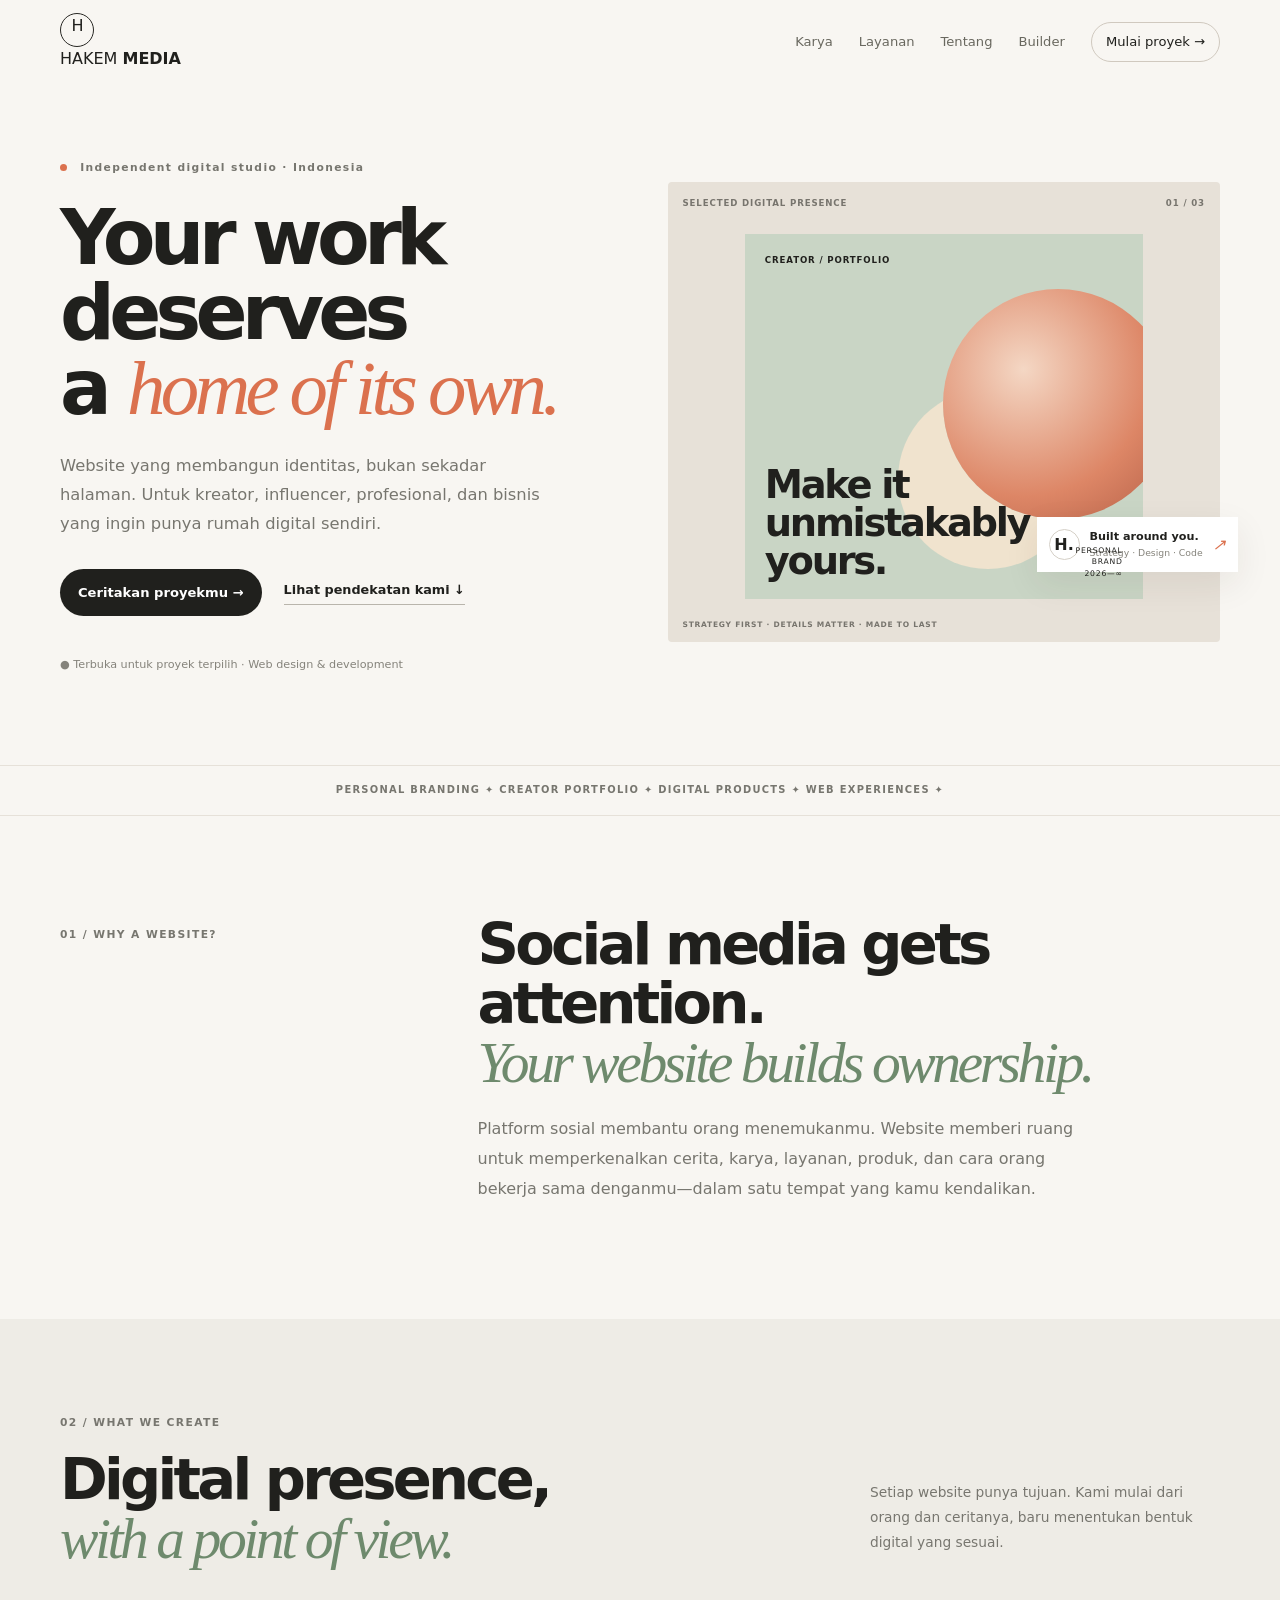
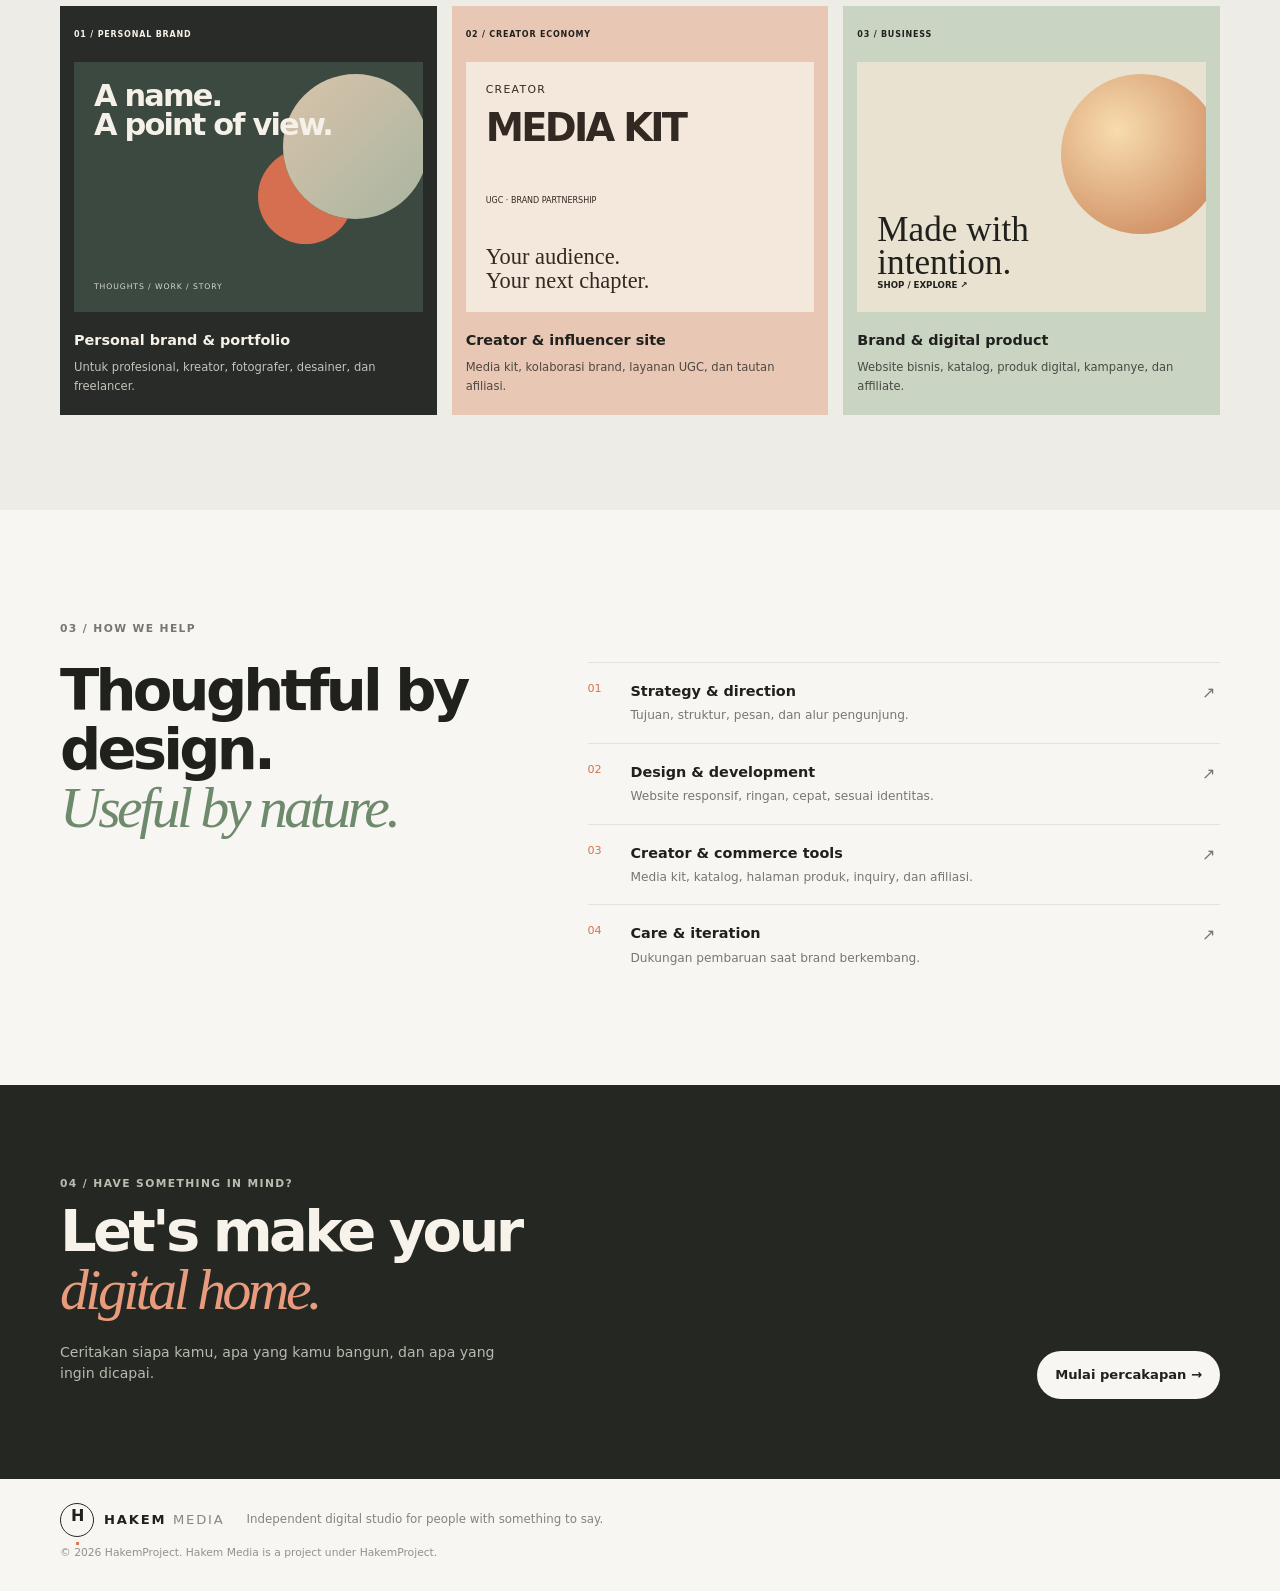
<file: projects/hakem-media/index.html>
<!doctype html>
<html lang="id">
<head>
<meta charset="UTF-8">
<meta name="viewport" content="width=device-width,initial-scale=1">
<meta name="theme-color" content="#f6f7f4">
<title>Hakem Media — Digital Studio</title>
<meta name="description" content="Studio kreatif independen. Website yang membangun identitas, bukan sekadar halaman.">
<link rel="stylesheet" href="styles.css">
</head>
<body>

<header class="nav wrap">
  <a class="brand" href="#">
    <span class="mark">H<span>.</span></span>
    <span>HAKEM <b>MEDIA</b></span>
  </a>
  <nav>
    <a href="#work">Karya</a>
    <a href="#services">Layanan</a>
    <a href="#about">Tentang</a>
    <a href="/builder/">Builder</a>
    <a class="contact-link" href="/builder/">Mulai proyek →</a>
  </nav>
</header>

<main>

<section class="hero wrap">
  <div>
    <p class="eyebrow"><i></i> Independent digital studio · Indonesia</p>
    <h1>Your work deserves<br>a <em>home of its own.</em></h1>
    <p class="lead">Website yang membangun identitas, bukan sekadar halaman. Untuk kreator, influencer, profesional, dan bisnis yang ingin punya rumah digital sendiri.</p>
    <div class="actions">
      <a class="button dark" href="/builder/">Ceritakan proyekmu →</a>
      <a class="under" href="#work">Lihat pendekatan kami ↓</a>
    </div>
    <small class="availability">● Terbuka untuk proyek terpilih · Web design & development</small>
  </div>
  <div class="visual">
    <div class="visual-label"><span>SELECTED DIGITAL PRESENCE</span><span>01 / 03</span></div>
    <div class="poster">
      <small>CREATOR / PORTFOLIO</small>
      <div class="orb"></div>
      <div class="poster-bottom">
        <b>Make it<br>unmistakably yours.</b>
        <span>PERSONAL BRAND<br>2026—∞</span>
      </div>
    </div>
    <div class="float">
      <b>H.</b>
      <span><strong>Built around you.</strong><small>Strategy · Design · Code</small></span>
      <i>↗</i>
    </div>
    <div class="visual-foot">STRATEGY FIRST · DETAILS MATTER · MADE TO LAST</div>
  </div>
</section>

<div class="ticker">
  PERSONAL BRANDING ✦ CREATOR PORTFOLIO ✦ DIGITAL PRODUCTS ✦ WEB EXPERIENCES ✦
</div>

<section class="manifesto wrap" id="about">
  <p class="label">01 / WHY A WEBSITE?</p>
  <div>
    <h2>Social media gets attention.<br><em>Your website builds ownership.</em></h2>
    <p>Platform sosial membantu orang menemukanmu. Website memberi ruang untuk memperkenalkan cerita, karya, layanan, produk, dan cara orang bekerja sama denganmu—dalam satu tempat yang kamu kendalikan.</p>
  </div>
</section>

<section class="work" id="work">
  <div class="wrap">
    <div class="worktop">
      <div>
        <p class="label">02 / WHAT WE CREATE</p>
        <h2>Digital presence,<br><em>with a point of view.</em></h2>
      </div>
      <p>Setiap website punya tujuan. Kami mulai dari orang dan ceritanya, baru menentukan bentuk digital yang sesuai.</p>
    </div>
    <div class="grid">
      <article class="card darkcard">
        <small>01 / PERSONAL BRAND</small>
        <div class="mock mock1"><span class="circle"></span><b>A name.<br>A point of view.</b><small>THOUGHTS / WORK / STORY</small></div>
        <h3>Personal brand & portfolio</h3>
        <p>Untuk profesional, kreator, fotografer, desainer, dan freelancer.</p>
      </article>
      <article class="card peach">
        <small>02 / CREATOR ECONOMY</small>
        <div class="mock mock2"><span>CREATOR<br><b>MEDIA KIT</b></span><small>UGC · BRAND PARTNERSHIP</small><strong>Your audience.<br>Your next chapter.</strong></div>
        <h3>Creator & influencer site</h3>
        <p>Media kit, kolaborasi brand, layanan UGC, dan tautan afiliasi.</p>
      </article>
      <article class="card sage">
        <small>03 / BUSINESS</small>
        <div class="mock mock3"><span class="sun"></span><b>Made with<br>intention.</b><small>SHOP / EXPLORE ↗</small></div>
        <h3>Brand & digital product</h3>
        <p>Website bisnis, katalog, produk digital, kampanye, dan affiliate.</p>
      </article>
    </div>
  </div>
</section>

<section class="services wrap" id="services">
  <p class="label">03 / HOW WE HELP</p>
  <div class="servicegrid">
    <h2>Thoughtful by design.<br><em>Useful by nature.</em></h2>
    <div class="list">
      <article><span>01</span><div><h3>Strategy & direction</h3><p>Tujuan, struktur, pesan, dan alur pengunjung.</p></div><b>↗</b></article>
      <article><span>02</span><div><h3>Design & development</h3><p>Website responsif, ringan, cepat, sesuai identitas.</p></div><b>↗</b></article>
      <article><span>03</span><div><h3>Creator & commerce tools</h3><p>Media kit, katalog, halaman produk, inquiry, dan afiliasi.</p></div><b>↗</b></article>
      <article><span>04</span><div><h3>Care & iteration</h3><p>Dukungan pembaruan saat brand berkembang.</p></div><b>↗</b></article>
    </div>
  </div>
</section>

<section class="cta" id="contact">
  <div class="wrap ctain">
    <div>
      <p class="label">04 / HAVE SOMETHING IN MIND?</p>
      <h2>Let's make your<br><em>digital home.</em></h2>
      <p>Ceritakan siapa kamu, apa yang kamu bangun, dan apa yang ingin dicapai.</p>
    </div>
    <a class="button light" href="/builder/">Mulai percakapan →</a>
  </div>
</section>

</main>

<footer class="footer wrap">
  <a class="wordmark" href="#"><span class="mark">H<span>.</span></span><span>HAKEM <b>MEDIA</b></span></a>
  <p>Independent digital studio for people with something to say.</p>
  <small>© <span data-year></span> HakemProject. Hakem Media is a project under HakemProject.</small>
</footer>

<script src="main.js"></script>
</body>
</html>
</file>
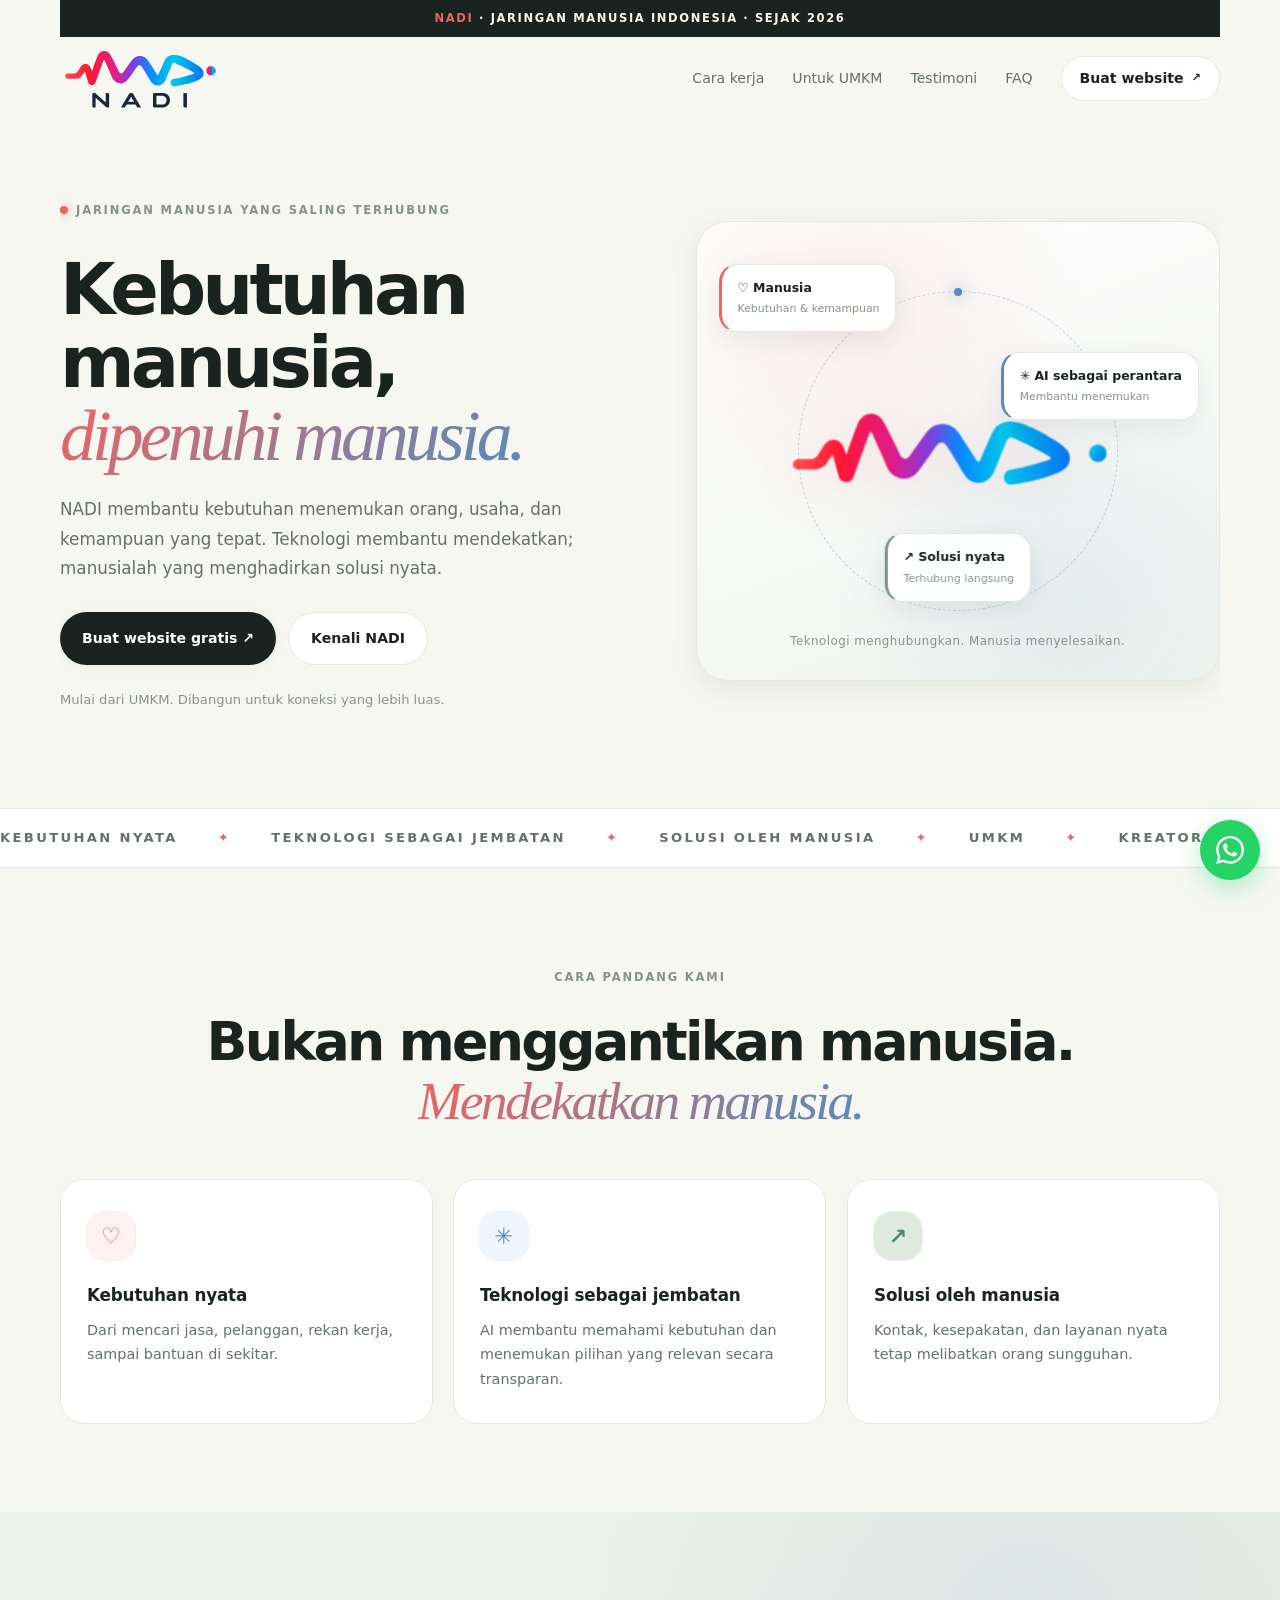
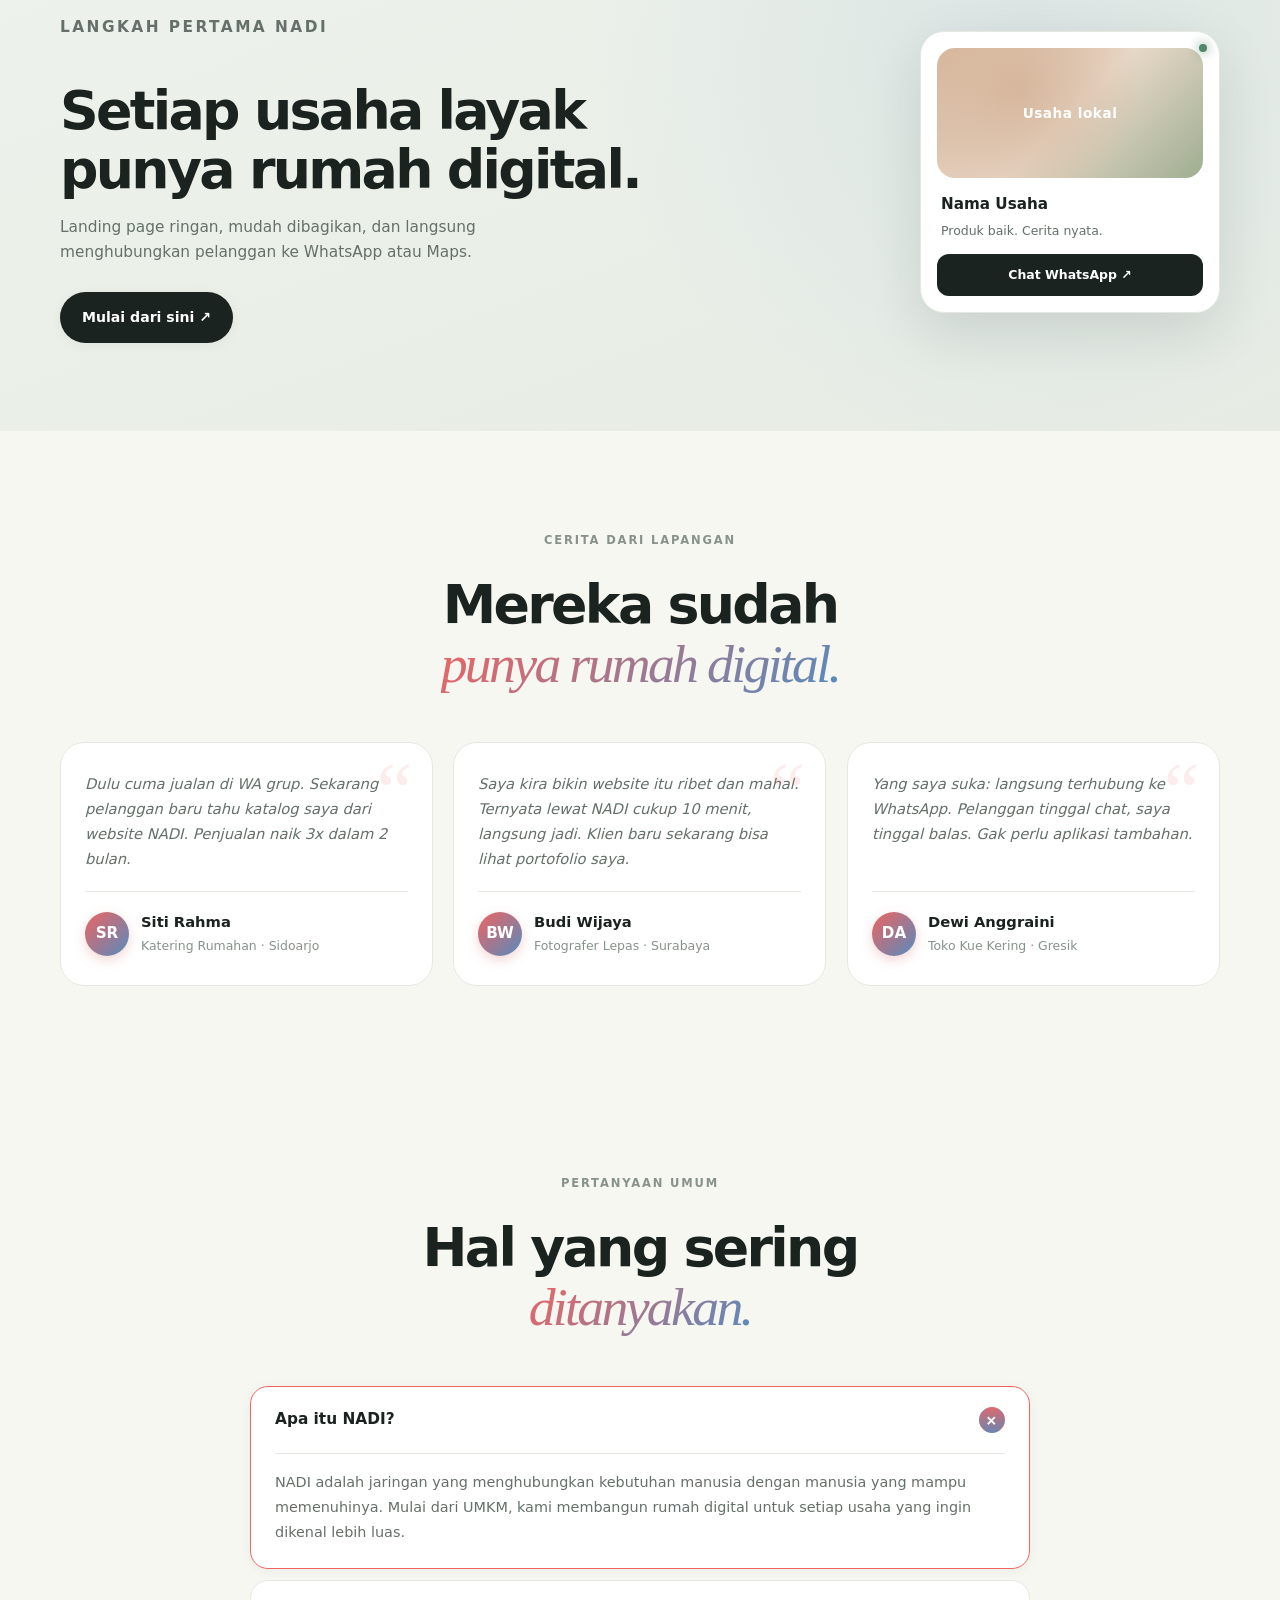
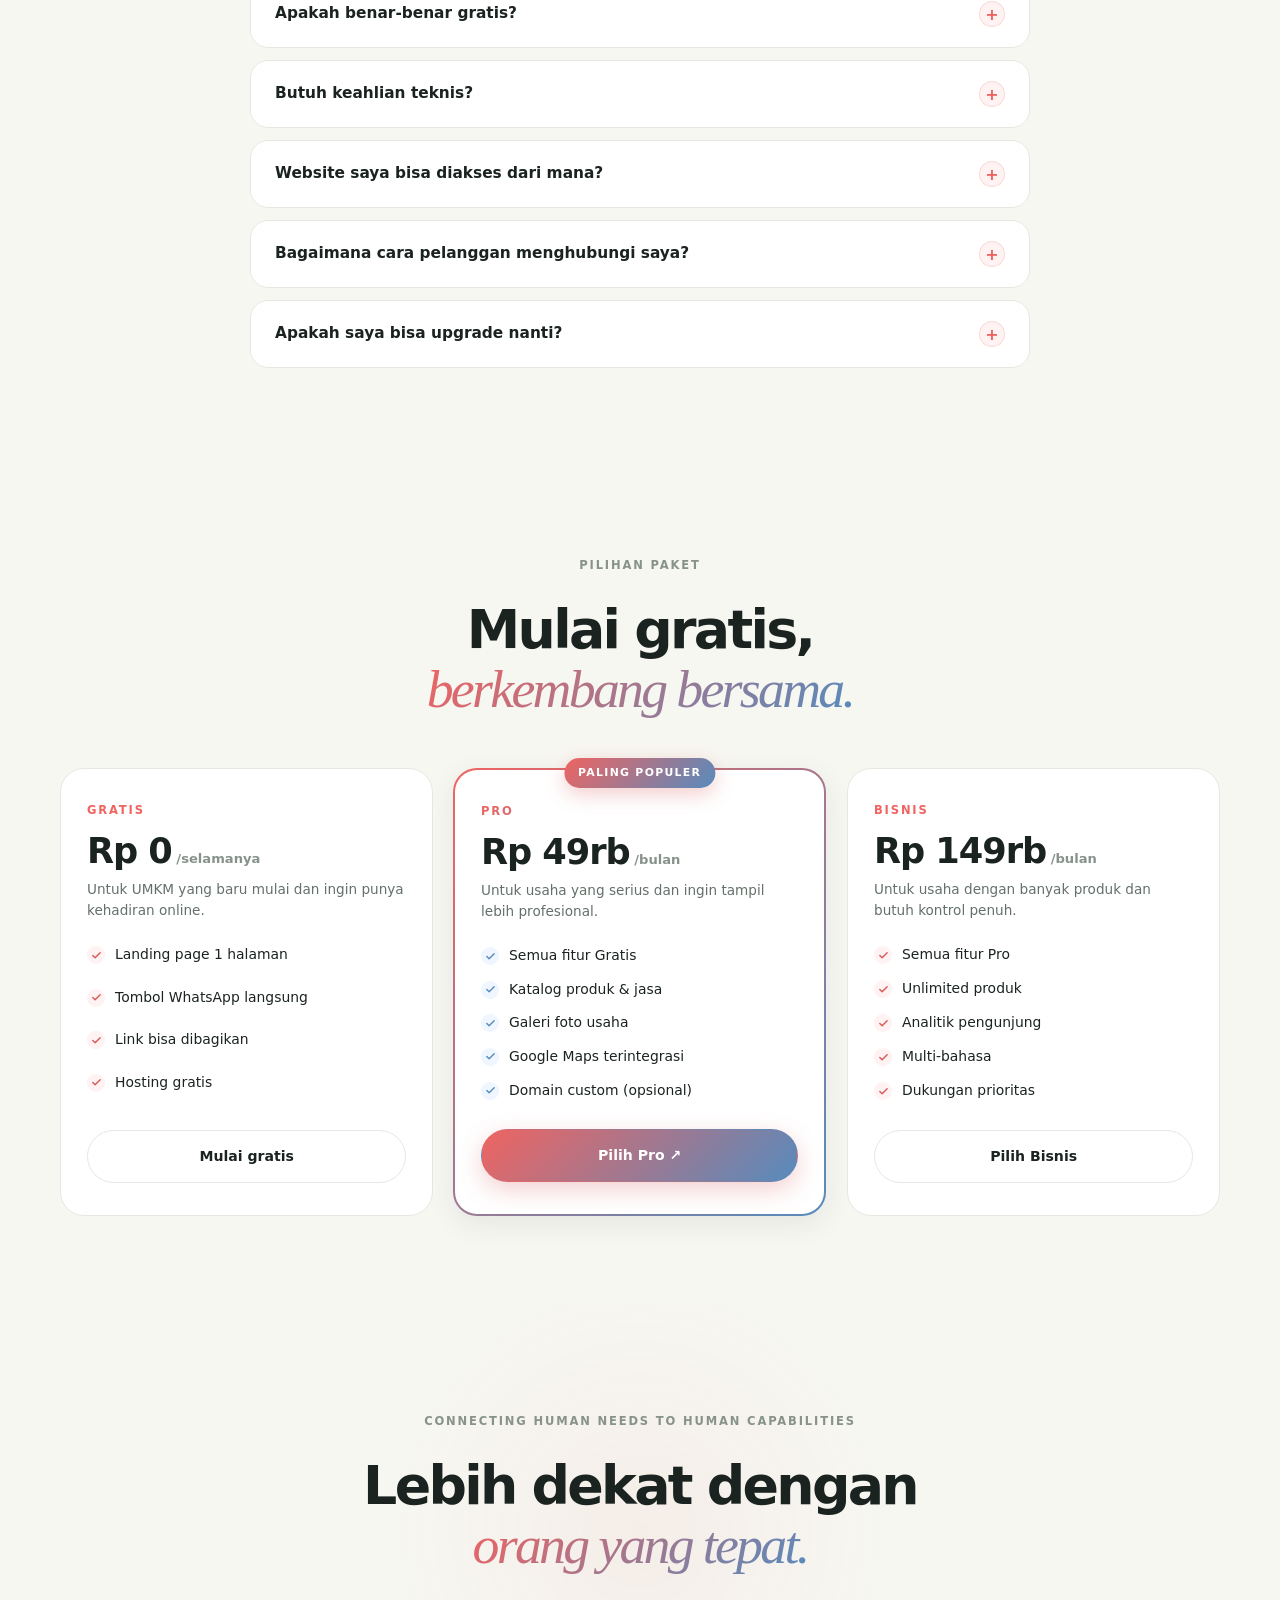
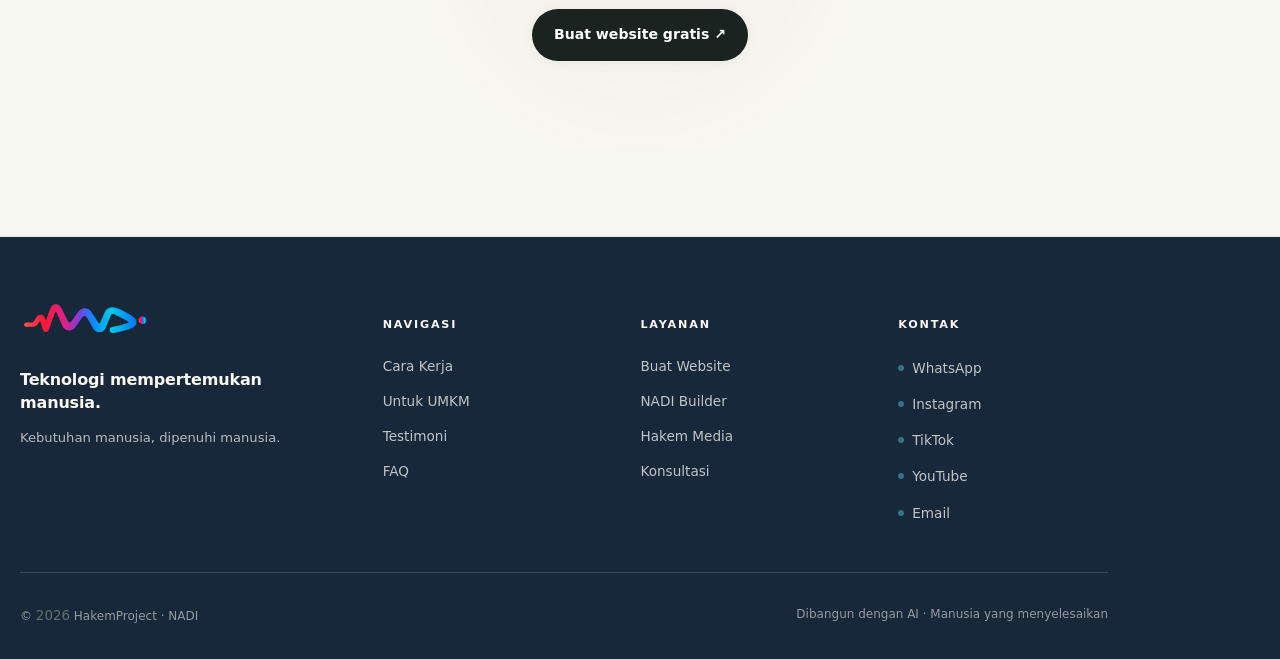
<file: projects/nadi/index.html>
﻿<!doctype html>
<html lang="id">
<head>
<meta charset="utf-8">
<meta name="viewport" content="width=device-width,initial-scale=1,maximum-scale=1,user-scalable=no,viewport-fit=cover">
<meta name="theme-color" content="#f7f7f2">
<meta name="description" content="NADI menghubungkan kebutuhan manusia dengan manusia yang mampu membantu.">
<title>NADI — Kebutuhan manusia, dipenuhi manusia</title>
<link rel="icon" href="favicon.svg">
<link rel="stylesheet" href="styles.css">
</head>
<body>

<div class="topbar wrap">
  <b>NADI</b> · Jaringan Manusia Indonesia · Sejak 2026
</div>

<header class="nav wrap">
  <a class="brand" href="#"><img src="logo.svg" alt="NADI" height="64"></a><nav>
    <a href="#cara">Cara kerja</a>
    <a href="#umkm">Untuk UMKM</a>
    <a href="#testimoni">Testimoni</a>
    <a href="#faq">FAQ</a>
    <a class="pill" href="builder/">Buat website</a>
  </nav>
</header>

<main>

<section class="hero wrap">
  <div>
    <p class="eyebrow"><i></i> Jaringan manusia yang saling terhubung</p>
    <h1>Kebutuhan manusia,<br><em>dipenuhi manusia.</em></h1>
    <p class="lead">NADI membantu kebutuhan menemukan orang, usaha, dan kemampuan yang tepat. Teknologi membantu mendekatkan; manusialah yang menghadirkan solusi nyata.</p>
    <div class="actions">
      <a class="btn dark" href="builder/"><span>Buat website gratis ↗</span></a>
      <a class="btn light" href="#cara">Kenali NADI</a>
    </div>
    <small class="note">Mulai dari UMKM. Dibangun untuk koneksi yang lebih luas.</small>
  </div>
  <div class="art">
    <div class="orbit"></div>
    <div class="node n1">
      <b>♡ Manusia</b>
      <small>Kebutuhan &amp; kemampuan</small>
    </div>
    <div class="node n2">
      <b>✳ AI sebagai perantara</b>
      <small>Membantu menemukan</small>
    </div>
    <div class="node n3">
      <b>↗ Solusi nyata</b>
      <small>Terhubung langsung</small>
    </div>
    <svg class="nadi-pulse" viewBox="20 10 1240 310" xmlns="http://www.w3.org/2000/svg" aria-hidden="true">
      <defs>
        <linearGradient id="nadiGradHero" x1="0%" y1="0%" x2="100%" y2="0%">
          <stop offset="0%" stop-color="#ff514c"/>
          <stop offset="17%" stop-color="#ff1737"/>
          <stop offset="35%" stop-color="#e51a83"/>
          <stop offset="48%" stop-color="#8d39d9"/>
          <stop offset="61%" stop-color="#078bff"/>
          <stop offset="76%" stop-color="#00c7e9"/>
          <stop offset="100%" stop-color="#0875f5"/>
        </linearGradient>
        <linearGradient id="dotGradHero" x1="0%" y1="0%" x2="100%" y2="100%">
          <stop offset="0%" stop-color="#00d4e7"/>
          <stop offset="100%" stop-color="#0875f5"/>
        </linearGradient>
      </defs>
      <path class="nadi-line" d="M 38 218 L 40 223 L 46 229 L 54 232 L 119 232 L 120 231 L 128 231 L 129 230 L 132 230 L 144 225 L 151 220 L 159 212 L 166 200 L 182 179 L 186 189 L 186 192 L 190 203 L 191 210 L 194 217 L 195 224 L 197 228 L 200 242 L 204 252 L 204 255 L 207 264 L 214 272 L 226 278 L 237 278 L 238 277 L 241 277 L 249 273 L 255 267 L 260 258 L 260 255 L 262 252 L 265 241 L 267 238 L 269 230 L 274 219 L 278 205 L 280 202 L 283 191 L 285 188 L 290 172 L 295 161 L 305 131 L 309 123 L 311 115 L 314 110 L 315 105 L 318 99 L 321 96 L 325 97 L 329 104 L 329 106 L 332 111 L 335 120 L 340 129 L 340 131 L 344 138 L 344 140 L 360 174 L 362 181 L 367 190 L 367 192 L 371 199 L 371 201 L 375 208 L 375 210 L 385 231 L 392 241 L 404 253 L 418 261 L 420 261 L 426 264 L 430 264 L 431 265 L 448 266 L 449 265 L 454 265 L 455 264 L 462 263 L 471 259 L 482 252 L 495 239 L 510 219 L 514 212 L 522 202 L 526 195 L 529 192 L 561 146 L 570 137 L 577 134 L 583 134 L 590 137 L 601 149 L 605 157 L 619 178 L 620 181 L 643 218 L 645 223 L 652 233 L 654 238 L 669 260 L 680 270 L 688 275 L 706 281 L 723 281 L 724 280 L 734 278 L 747 271 L 762 257 L 771 242 L 776 227 L 779 222 L 783 210 L 786 205 L 786 203 L 791 193 L 793 186 L 796 181 L 800 169 L 808 152 L 812 140 L 815 135 L 816 130 L 819 124 L 828 116 L 837 116 L 846 120 L 848 120 L 853 123 L 855 123 L 868 130 L 870 130 L 916 153 L 918 155 L 957 175 L 959 177 L 975 186 L 978 190 L 977 193 L 971 197 L 950 204 L 947 204 L 937 208 L 934 208 L 923 212 L 916 213 L 905 217 L 902 217 L 901 218 L 898 218 L 897 219 L 894 219 L 893 220 L 890 220 L 889 221 L 886 221 L 877 224 L 873 224 L 868 226 L 864 226 L 863 227 L 859 227 L 858 228 L 854 228 L 849 230 L 844 230 L 843 231 L 839 231 L 833 233 L 828 233 L 821 236 L 813 243 L 808 252 L 808 255 L 807 256 L 807 265 L 808 266 L 809 272 L 812 277 L 821 285 L 829 288 L 836 288 L 837 287 L 843 287 L 844 286 L 849 286 L 850 285 L 855 285 L 856 284 L 862 284 L 863 283 L 868 283 L 869 282 L 873 282 L 874 281 L 884 280 L 885 279 L 894 278 L 899 276 L 903 276 L 904 275 L 907 275 L 908 274 L 911 274 L 912 273 L 935 268 L 946 264 L 953 263 L 966 258 L 972 257 L 975 255 L 983 253 L 986 251 L 988 251 L 991 249 L 1003 245 L 1020 236 L 1031 228 L 1036 223 L 1041 216 L 1046 206 L 1046 203 L 1048 198 L 1048 185 L 1047 184 L 1047 180 L 1045 174 L 1041 166 L 1036 159 L 1025 148 L 1005 133 L 1002 132 L 994 126 L 991 125 L 986 121 L 983 120 L 971 112 L 966 110 L 959 105 L 912 80 L 910 80 L 903 76 L 901 76 L 886 69 L 868 63 L 865 63 L 864 62 L 861 62 L 852 59 L 838 58 L 837 57 L 824 57 L 823 58 L 817 58 L 816 59 L 812 59 L 808 61 L 805 61 L 792 67 L 781 75 L 773 84 L 761 105 L 761 107 L 757 114 L 757 116 L 752 125 L 752 127 L 747 136 L 747 138 L 736 161 L 733 170 L 729 177 L 729 179 L 724 189 L 722 196 L 720 200 L 716 203 L 712 203 L 706 198 L 705 195 L 699 187 L 698 184 L 692 176 L 691 173 L 671 143 L 670 140 L 656 120 L 655 117 L 647 105 L 644 102 L 643 99 L 635 89 L 624 79 L 621 78 L 614 73 L 601 68 L 593 67 L 592 66 L 575 66 L 574 67 L 565 68 L 549 75 L 539 82 L 527 94 L 514 111 L 512 115 L 506 122 L 504 126 L 491 143 L 485 153 L 482 156 L 462 185 L 458 189 L 450 193 L 444 193 L 436 189 L 429 180 L 428 176 L 419 159 L 419 157 L 384 87 L 382 85 L 372 64 L 370 62 L 367 55 L 363 49 L 353 39 L 345 34 L 343 34 L 334 30 L 330 30 L 329 29 L 317 29 L 316 30 L 312 30 L 311 31 L 305 32 L 294 38 L 280 53 L 273 67 L 270 77 L 266 85 L 264 93 L 262 96 L 257 112 L 255 115 L 250 131 L 248 134 L 246 142 L 244 145 L 241 156 L 239 159 L 235 173 L 233 176 L 231 175 L 231 173 L 223 155 L 222 150 L 218 142 L 209 132 L 201 127 L 195 125 L 192 125 L 191 124 L 180 124 L 179 125 L 175 125 L 166 129 L 154 139 L 126 183 L 121 188 L 114 192 L 108 194 L 56 194 L 55 195 L 51 195 L 43 200 L 40 204 L 38 209 Z" fill="url(#nadiGradHero)"/>
      <circle class="nadi-dot" cx="1150" cy="173" r="32" fill="url(#dotGradHero)"/>
    </svg>
    <p>Teknologi menghubungkan. Manusia menyelesaikan.</p>
  </div>
</section>

<div class="ticker">
  <div class="ticker-track">
    <span>Kebutuhan nyata</span>
    <span>Teknologi sebagai jembatan</span>
    <span>Solusi oleh manusia</span>
    <span>UMKM</span>
    <span>Kreator</span>
    <span>Profesional</span>
    <span>Jasa</span>
    <span>Produk</span>
    <span>Kebutuhan nyata</span>
    <span>Teknologi sebagai jembatan</span>
    <span>Solusi oleh manusia</span>
    <span>UMKM</span>
    <span>Kreator</span>
    <span>Profesional</span>
    <span>Jasa</span>
    <span>Produk</span>
  </div>
</div>

<section class="section wrap" id="cara">
  <div class="center" data-reveal>
    <p class="eyebrow">Cara pandang kami</p>
    <h2>Bukan menggantikan manusia.<br><em>Mendekatkan manusia.</em></h2>
  </div>
  <div class="cards">
    <article data-reveal="1">
      <span class="symbol coral">♡</span>
      <h3>Kebutuhan nyata</h3>
      <p>Dari mencari jasa, pelanggan, rekan kerja, sampai bantuan di sekitar.</p>
    </article>
    <article data-reveal="2">
      <span class="symbol blue">✳</span>
      <h3>Teknologi sebagai jembatan</h3>
      <p>AI membantu memahami kebutuhan dan menemukan pilihan yang relevan secara transparan.</p>
    </article>
    <article data-reveal="3">
      <span class="symbol green">↗</span>
      <h3>Solusi oleh manusia</h3>
      <p>Kontak, kesepakatan, dan layanan nyata tetap melibatkan orang sungguhan.</p>
    </article>
  </div>
</section>

<section class="band" id="umkm">
  <div class="wrap bandin">
    <div data-reveal>
      <p class="eyebrow">Langkah pertama NADI</p>
      <h2>Setiap usaha layak<br>punya rumah digital.</h2>
      <p>Landing page ringan, mudah dibagikan, dan langsung menghubungkan pelanggan ke WhatsApp atau Maps.</p>
      <a class="btn dark" href="builder/"><span>Mulai dari sini ↗</span></a>
    </div>
    <div class="mock" data-reveal="2">
      <div class="mockimg">Usaha lokal</div>
      <b>Nama Usaha</b>
      <p>Produk baik. Cerita nyata.</p>
      <span>Chat WhatsApp ↗</span>
    </div>
  </div>
</section>

<section class="section wrap" id="testimoni">
  <div class="center" data-reveal>
    <p class="eyebrow">Cerita dari lapangan</p>
    <h2>Mereka sudah<br><em>punya rumah digital.</em></h2>
  </div>
  <div class="testi-grid">
    <article class="testi-card" data-reveal="1">
      <p class="testi-quote">Dulu cuma jualan di WA grup. Sekarang pelanggan baru tahu katalog saya dari website NADI. Penjualan naik 3x dalam 2 bulan.</p>
      <div class="testi-author">
        <div class="testi-avatar">SR</div>
        <div>
          <p class="testi-name">Siti Rahma</p>
          <p class="testi-role">Katering Rumahan · Sidoarjo</p>
        </div>
      </div>
    </article>
    <article class="testi-card" data-reveal="2">
      <p class="testi-quote">Saya kira bikin website itu ribet dan mahal. Ternyata lewat NADI cukup 10 menit, langsung jadi. Klien baru sekarang bisa lihat portofolio saya.</p>
      <div class="testi-author">
        <div class="testi-avatar">BW</div>
        <div>
          <p class="testi-name">Budi Wijaya</p>
          <p class="testi-role">Fotografer Lepas · Surabaya</p>
        </div>
      </div>
    </article>
    <article class="testi-card" data-reveal="3">
      <p class="testi-quote">Yang saya suka: langsung terhubung ke WhatsApp. Pelanggan tinggal chat, saya tinggal balas. Gak perlu aplikasi tambahan.</p>
      <div class="testi-author">
        <div class="testi-avatar">DA</div>
        <div>
          <p class="testi-name">Dewi Anggraini</p>
          <p class="testi-role">Toko Kue Kering · Gresik</p>
        </div>
      </div>
    </article>
  </div>
</section>

<section class="section wrap" id="faq">
  <div class="center" data-reveal>
    <p class="eyebrow">Pertanyaan umum</p>
    <h2>Hal yang sering<br><em>ditanyakan.</em></h2>
  </div>
  <div class="faq-list">
    <div class="faq-item" data-reveal>
      <button class="faq-q" type="button" aria-expanded="true">
        <span>Apa itu NADI?</span>
        <span class="faq-icon" aria-hidden="true">+</span>
      </button>
      <div class="faq-a">
        <p>NADI adalah jaringan yang menghubungkan kebutuhan manusia dengan manusia yang mampu memenuhinya. Mulai dari UMKM, kami membangun rumah digital untuk setiap usaha yang ingin dikenal lebih luas.</p>
      </div>
    </div>
    <div class="faq-item" data-reveal>
      <button class="faq-q" type="button" aria-expanded="false">
        <span>Apakah benar-benar gratis?</span>
        <span class="faq-icon" aria-hidden="true">+</span>
      </button>
      <div class="faq-a">
        <p>Ya. Untuk paket dasar, kamu bisa membuat landing page UMKM gratis tanpa biaya sepeser pun. Ada juga paket Pro dan Bisnis dengan fitur tambahan untuk yang ingin lebih serius.</p>
      </div>
    </div>
    <div class="faq-item" data-reveal>
      <button class="faq-q" type="button" aria-expanded="false">
        <span>Butuh keahlian teknis?</span>
        <span class="faq-icon" aria-hidden="true">+</span>
      </button>
      <div class="faq-a">
        <p>Tidak. Kamu cukup isi nama usaha, deskripsi singkat, dan kontak WhatsApp. Sistem akan otomatis membuat halaman yang siap dibagikan ke pelanggan.</p>
      </div>
    </div>
    <div class="faq-item" data-reveal>
      <button class="faq-q" type="button" aria-expanded="false">
        <span>Website saya bisa diakses dari mana?</span>
        <span class="faq-icon" aria-hidden="true">+</span>
      </button>
      <div class="faq-a">
        <p>Semua website yang dibuat lewat NADI langsung online dan bisa diakses dari seluruh dunia. Cukup bagikan link ke pelanggan via WhatsApp, Instagram, atau media sosial lainnya.</p>
      </div>
    </div>
    <div class="faq-item" data-reveal>
      <button class="faq-q" type="button" aria-expanded="false">
        <span>Bagaimana cara pelanggan menghubungi saya?</span>
        <span class="faq-icon" aria-hidden="true">+</span>
      </button>
      <div class="faq-a">
        <p>Setiap halaman punya tombol WhatsApp yang langsung terhubung ke nomor kamu. Pelanggan tinggal klik, chat otomatis terbuka dengan pesan yang sudah disiapkan.</p>
      </div>
    </div>
    <div class="faq-item" data-reveal>
      <button class="faq-q" type="button" aria-expanded="false">
        <span>Apakah saya bisa upgrade nanti?</span>
        <span class="faq-icon" aria-hidden="true">+</span>
      </button>
      <div class="faq-a">
        <p>Tentu. Kamu bisa mulai dari paket gratis, dan kapan saja upgrade ke Pro atau Bisnis ketika usaha berkembang. Tidak ada kontrak jangka panjang.</p>
      </div>
    </div>
  </div>
</section>

<section class="section wrap" id="harga">
  <div class="center" data-reveal>
    <p class="eyebrow">Pilihan paket</p>
    <h2>Mulai gratis,<br><em>berkembang bersama.</em></h2>
  </div>
  <div class="pricing-grid">
    <article class="price-card" data-reveal="1">
      <p class="price-tier">Gratis</p>
      <p class="price-amount">Rp 0<small> /selamanya</small></p>
      <p class="price-desc">Untuk UMKM yang baru mulai dan ingin punya kehadiran online.</p>
      <ul class="price-list">
        <li>Landing page 1 halaman</li>
        <li>Tombol WhatsApp langsung</li>
        <li>Link bisa dibagikan</li>
        <li>Hosting gratis</li>
      </ul>
      <a class="price-cta" href="builder/">Mulai gratis</a>
    </article>

    <article class="price-card featured" data-reveal="2">
      <span class="price-badge">Paling Populer</span>
      <p class="price-tier">Pro</p>
      <p class="price-amount">Rp 49rb<small> /bulan</small></p>
      <p class="price-desc">Untuk usaha yang serius dan ingin tampil lebih profesional.</p>
      <ul class="price-list">
        <li>Semua fitur Gratis</li>
        <li>Katalog produk &amp; jasa</li>
        <li>Galeri foto usaha</li>
        <li>Google Maps terintegrasi</li>
        <li>Domain custom (opsional)</li>
      </ul>
      <a class="price-cta" href="builder/">Pilih Pro ↗</a>
    </article>

    <article class="price-card" data-reveal="3">
      <p class="price-tier">Bisnis</p>
      <p class="price-amount">Rp 149rb<small> /bulan</small></p>
      <p class="price-desc">Untuk usaha dengan banyak produk dan butuh kontrol penuh.</p>
      <ul class="price-list">
        <li>Semua fitur Pro</li>
        <li>Unlimited produk</li>
        <li>Analitik pengunjung</li>
        <li>Multi-bahasa</li>
        <li>Dukungan prioritas</li>
      </ul>
      <a class="price-cta" href="builder/">Pilih Bisnis</a>
    </article>
  </div>
</section>

<section class="closing wrap" data-reveal>
  <p class="eyebrow">Connecting human needs to human capabilities</p>
  <h2>Lebih dekat dengan<br><em>orang yang tepat.</em></h2>
  <a class="btn dark" href="builder/"><span>Buat website gratis ↗</span></a>
</section>

</main>

<footer class="footer">
  <div class="wrap">
    <div class="footer-grid">
      
      <div class="footer-brand">
        <img src="logo.svg" alt="NADI" height="64">
        <p class="footer-tagline">Teknologi mempertemukan manusia.</p>
        <p class="footer-desc">Kebutuhan manusia, dipenuhi manusia.</p>
      </div>
      
      <div class="footer-col">
        <h4>Navigasi</h4>
        <ul>
          <li><a href="#cara">Cara Kerja</a></li>
          <li><a href="#umkm">Untuk UMKM</a></li>
          <li><a href="#testimoni">Testimoni</a></li>
          <li><a href="#faq">FAQ</a></li>
        </ul>
      </div>
      
      <div class="footer-col">
        <h4>Layanan</h4>
        <ul>
          <li><a href="builder/">Buat Website</a></li>
          <li><a href="builder/">NADI Builder</a></li>
          <li><a href="../hakem-media/">Hakem Media</a></li>
          <li><a href="#harga">Konsultasi</a></li>
        </ul>
      </div>
      
      <div class="footer-col">
        <h4>Kontak</h4>
        <ul class="footer-social">
          <li><a href="https://wa.me/6281214141914">WhatsApp</a></li>
          <li><a href="https://instagram.com/hakemproject">Instagram</a></li>
          <li><a href="https://tiktok.com/@hakemproject">TikTok</a></li>
          <li><a href="https://youtube.com/@hakemproject">YouTube</a></li>
          <li><a href="mailto:hakem.lukmanul@gmail.com">Email</a></li>
        </ul>
      </div>
      
    </div>
    
    <div class="footer-bottom">
      <p>© <span data-year></span> HakemProject · NADI</p>
      <p>Dibangun dengan AI · Manusia yang menyelesaikan</p>
    </div>
  </div>
</footer>

<a class="wa-float" href="https://wa.me/6281214141914?text=Halo%20NADI%2C%20saya%20tertarik%20dengan%20layanan%20Anda." target="_blank" rel="noopener" aria-label="Chat WhatsApp">
  <svg viewBox="0 0 24 24" fill="#ffffff" width="28" height="28" xmlns="http://www.w3.org/2000/svg">
    <path d="M.057 24l1.687-6.163c-1.041-1.804-1.588-3.849-1.587-5.946.003-6.556 5.338-11.891 11.893-11.891 3.181.001 6.167 1.24 8.413 3.488 2.245 2.248 3.481 5.236 3.48 8.414-.003 6.557-5.338 11.892-11.893 11.892-1.99-.001-3.951-.5-5.688-1.448l-6.305 1.654zm6.597-3.807c1.676.995 3.276 1.591 5.392 1.592 5.448 0 9.886-4.434 9.889-9.885.002-5.462-4.415-9.89-9.881-9.892-5.452 0-9.887 4.434-9.889 9.884-.001 2.225.651 3.891 1.746 5.634l-.999 3.648 3.742-.981zm11.387-5.464c-.074-.124-.272-.198-.57-.347-.297-.149-1.758-.868-2.031-.967-.272-.099-.47-.149-.669.149-.198.297-.768.967-.941 1.165-.173.198-.347.223-.644.074-.297-.149-1.255-.462-2.39-1.475-.883-.788-1.48-1.761-1.653-2.059-.173-.297-.018-.458.13-.606.134-.133.297-.347.446-.521.151-.172.2-.296.3-.495.099-.198.05-.372-.025-.521-.075-.124-.669-1.612-.916-2.206-.242-.579-.487-.501-.669-.51l-.57-.01c-.198 0-.52.074-.792.372s-1.04 1.016-1.04 2.479 1.065 2.876 1.213 3.074c.149.198 2.095 3.2 5.076 4.487.709.306 1.263.489 1.694.626.712.226 1.36.194 1.872.118.571-.085 1.758-.719 2.006-1.413.248-.695.248-1.29.173-1.414z"/>
  </svg>
</a>

<script src="main.js"></script>
</body>
</html>
</file>
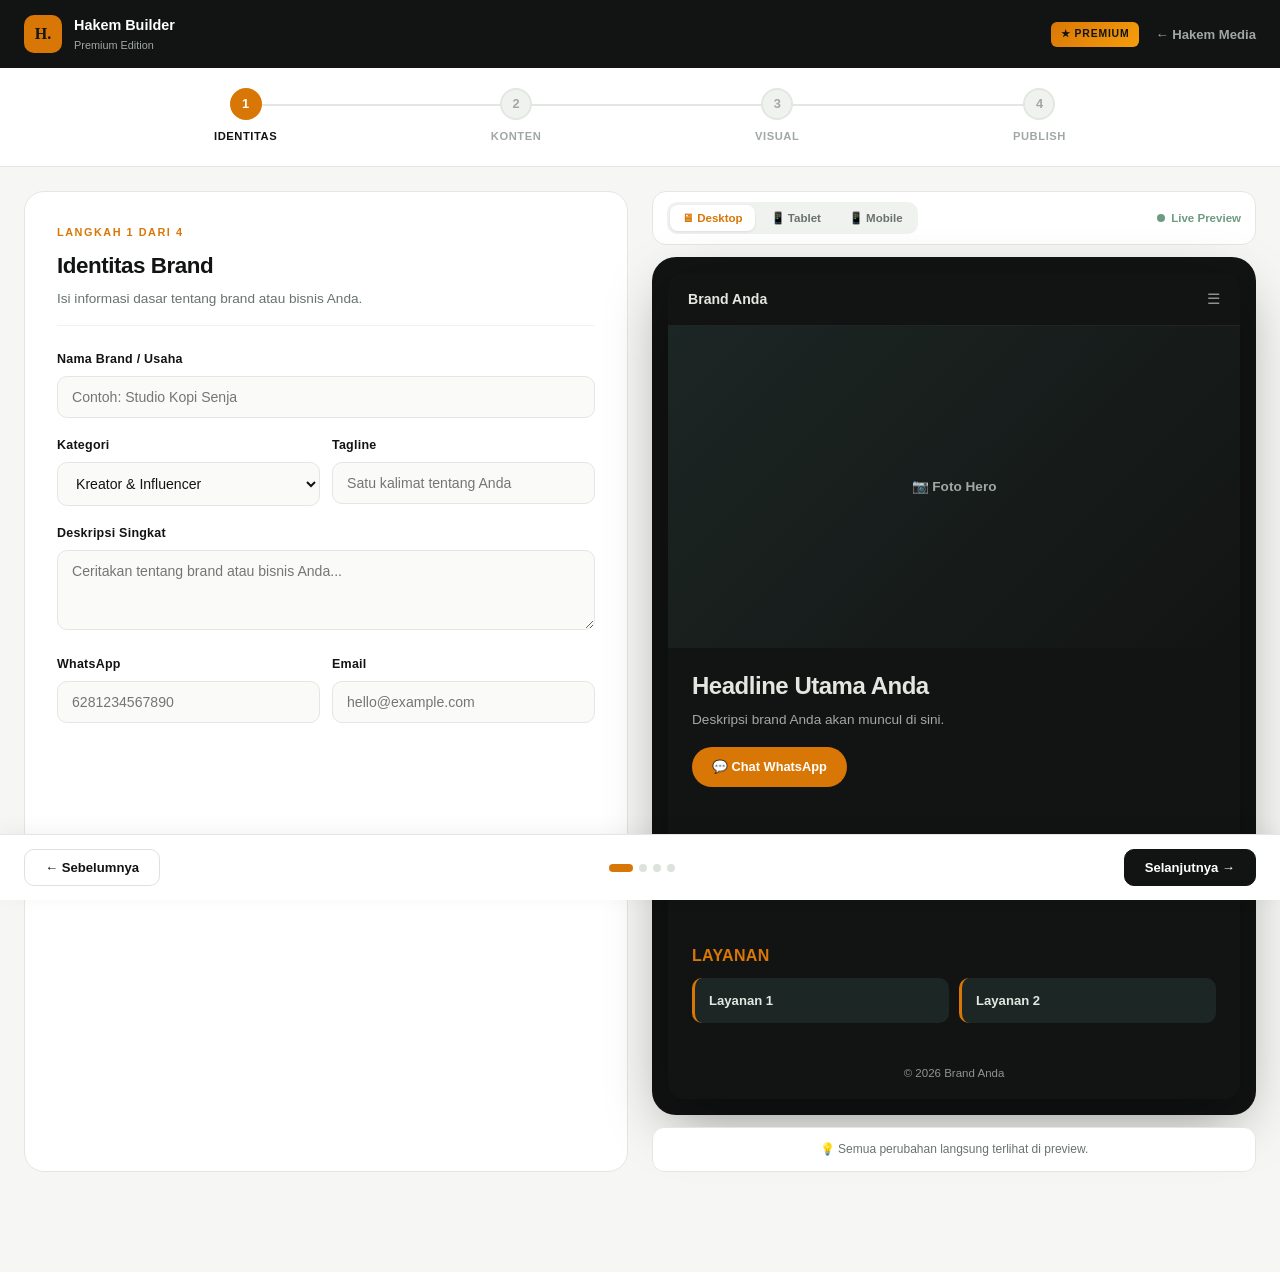
<file: projects/hakem-media/builder/index.html>
<!DOCTYPE html>
<html lang="id">
<head>
<meta charset="UTF-8">
<meta name="viewport" content="width=device-width, initial-scale=1.0">
<meta name="theme-color" content="#121413">
<title>Hakem Media Builder — Premium Website Creator</title>
<meta name="description" content="Builder premium untuk website custom, personal branding, dan portofolio kreator.">
<link rel="icon" href="favicon.svg">
<link rel="stylesheet" href="styles.css">
<link rel="stylesheet" href="assets/themes.css">
</head>
<body>

<header class="topbar">
  <div class="topbar-inner">
    <a href="../index.html" class="brand">
      <span class="brand-mark">H.</span>
      <span class="brand-text">
        <b>Hakem Builder</b>
        <small>Premium Edition</small>
      </span>
    </a>
    <div class="topbar-meta">
      <span class="badge-premium">&#9733; PREMIUM</span>
      <a href="../index.html" class="back-link">&larr; Hakem Media</a>
    </div>
  </div>
</header>

<div class="wizard-bar">
  <div class="wizard-steps">
    <div class="wstep active" data-step="1">
      <span class="wstep-num">1</span>
      <span class="wstep-label">Identitas</span>
    </div>
    <div class="wstep" data-step="2">
      <span class="wstep-num">2</span>
      <span class="wstep-label">Konten</span>
    </div>
    <div class="wstep" data-step="3">
      <span class="wstep-num">3</span>
      <span class="wstep-label">Visual</span>
    </div>
    <div class="wstep" data-step="4">
      <span class="wstep-num">4</span>
      <span class="wstep-label">Publish</span>
    </div>
  </div>
</div>

<main class="workspace">
  
  <section class="panel">
    
    <div class="step-content active" data-step="1">
      <div class="panel-head">
        <p class="eyebrow">LANGKAH 1 DARI 4</p>
        <h2>Identitas Brand</h2>
        <p class="panel-desc">Isi informasi dasar tentang brand atau bisnis Anda.</p>
      </div>
      
      <div class="form-group">
        <label>Nama Brand / Usaha</label>
        <input type="text" id="brandName" placeholder="Contoh: Studio Kopi Senja" class="input-premium">
      </div>
      
      <div class="form-row">
        <div class="form-group">
          <label>Kategori</label>
          <select id="category" class="input-premium">
            <option value="kreator">Kreator & Influencer</option>
            <option value="kuliner">Kuliner & Resto</option>
            <option value="jasa">Jasa Profesional</option>
            <option value="bisnis">Bisnis & Perusahaan</option>
            <option value="personal">Personal Branding</option>
          </select>
        </div>
        <div class="form-group">
          <label>Tagline</label>
          <input type="text" id="tagline" placeholder="Satu kalimat tentang Anda" class="input-premium">
        </div>
      </div>
      
      <div class="form-group">
        <label>Deskripsi Singkat</label>
        <textarea id="description" rows="3" placeholder="Ceritakan tentang brand atau bisnis Anda..." class="input-premium"></textarea>
      </div>
      
      <div class="form-row">
        <div class="form-group">
          <label>WhatsApp</label>
          <input type="tel" id="whatsapp" placeholder="6281234567890" class="input-premium">
        </div>
        <div class="form-group">
          <label>Email</label>
          <input type="email" id="email" placeholder="hello@example.com" class="input-premium">
        </div>
      </div>
    </div>
    
    <div class="step-content" data-step="2">
      <div class="panel-head">
        <p class="eyebrow">LANGKAH 2 DARI 4</p>
        <h2>Konten Utama</h2>
        <p class="panel-desc">Tentukan konten apa saja yang akan ditampilkan.</p>
      </div>
      
      <div class="form-group">
        <label>Headline Utama</label>
        <input type="text" id="headline" placeholder="Judul besar di halaman" class="input-premium">
      </div>
      
      <div class="form-group">
        <label>Sub-headline</label>
        <input type="text" id="subheadline" placeholder="Penjelasan singkat" class="input-premium">
      </div>
      
      <div class="form-group">
        <label>Layanan / Produk Utama</label>
        <div class="list-items" id="servicesList">
          <div class="list-item">
            <input type="text" placeholder="Nama layanan 1" class="input-premium">
          </div>
          <div class="list-item">
            <input type="text" placeholder="Nama layanan 2" class="input-premium">
          </div>
          <div class="list-item">
            <input type="text" placeholder="Nama layanan 3" class="input-premium">
          </div>
        </div>
        <button type="button" class="btn-secondary" onclick="addService()">+ Tambah Layanan</button>
      </div>
      
      <div class="form-group">
        <label>Social Media</label>
        <div class="social-grid">
          <input type="text" id="instagram" placeholder="Instagram @username" class="input-premium">
          <input type="text" id="tiktok" placeholder="TikTok @username" class="input-premium">
          <input type="text" id="youtube" placeholder="YouTube channel" class="input-premium">
          <input type="text" id="website" placeholder="Website (opsional)" class="input-premium">
        </div>
      </div>
    </div>
    
    <div class="step-content" data-step="3">
      <div class="panel-head">
        <p class="eyebrow">LANGKAH 3 DARI 4</p>
        <h2>Visual & Tema</h2>
        <p class="panel-desc">Pilih tema dan upload foto Anda.</p>
      </div>
      
      <div class="form-group">
        <label>Tema Warna</label>
        <div class="theme-picker" id="themePicker">
          <button type="button" class="theme-swatch" data-theme="premium-dark" style="background: #121413;" title="Premium Dark"></button>
          <button type="button" class="theme-swatch" data-theme="sage" style="background: #2c5a47;" title="Sage Green"></button>
          <button type="button" class="theme-swatch" data-theme="rose" style="background: #e11d48;" title="Rose"></button>
          <button type="button" class="theme-swatch" data-theme="navy" style="background: #1e3a8a;" title="Navy"></button>
          <button type="button" class="theme-swatch" data-theme="amber" style="background: #d97706;" title="Amber"></button>
          <button type="button" class="theme-swatch" data-theme="violet" style="background: #7c3aed;" title="Violet"></button>
          <button type="button" class="theme-swatch" data-theme="teal" style="background: #0d9488;" title="Teal"></button>
          <button type="button" class="theme-swatch" data-theme="slate" style="background: #334155;" title="Slate"></button>
        </div>
      </div>
      
      <div class="form-group">
        <label>Upload Foto (Maks. 5)</label>
        <p class="panel-hint">Foto akan otomatis dikompres. Preview di kanan.</p>
        
        <div class="photo-uploader">
          <div class="photo-slot" data-slot="1">
            <span class="slot-label">Hero</span>
            <span class="slot-icon">&#128247;</span>
          </div>
          <div class="photo-slot" data-slot="2">
            <span class="slot-label">About</span>
            <span class="slot-icon">&#128247;</span>
          </div>
          <div class="photo-slot" data-slot="3">
            <span class="slot-label">Portfolio</span>
            <span class="slot-icon">&#128247;</span>
          </div>
        </div>
        <input type="file" id="photoInput" accept="image/*" style="display:none">
      </div>
    </div>
    
    <div class="step-content" data-step="4">
      <div class="panel-head">
        <p class="eyebrow">LANGKAH 4 DARI 4</p>
        <h2>Siap Publish</h2>
        <p class="panel-desc">Review dan publikasikan website Anda.</p>
      </div>
      
      <div class="review-box">
        <div class="review-item">
          <span class="review-label">Nama Brand</span>
          <span class="review-value" id="rvName">-</span>
        </div>
        <div class="review-item">
          <span class="review-label">Kategori</span>
          <span class="review-value" id="rvCategory">-</span>
        </div>
        <div class="review-item">
          <span class="review-label">WhatsApp</span>
          <span class="review-value" id="rvWhatsApp">-</span>
        </div>
        <div class="review-item">
          <span class="review-label">Tema</span>
          <span class="review-value" id="rvTheme">-</span>
        </div>
        <div class="review-item">
          <span class="review-label">Foto</span>
          <span class="review-value" id="rvPhotos">0 foto</span>
        </div>
      </div>
      
      <div class="publish-options">
        <label class="radio-option">
          <input type="radio" name="domain" value="subdomain" checked>
          <span class="radio-content">
            <b>Subdomain Gratis</b>
            <small>nama.hakem.media</small>
          </span>
        </label>
        <label class="radio-option">
          <input type="radio" name="domain" value="custom">
          <span class="radio-content">
            <b>Custom Domain</b>
            <small>domain-anda.com (Rp 250rb/th)</small>
          </span>
        </label>
      </div>
      
      <button type="button" class="btn-primary-large" onclick="publishSite()">
        &#128640; Publish Website Premium
      </button>
      
      <p class="publish-note">Setelah dipublish, website Anda live dalam 30 detik.</p>
    </div>
    
  </section>
  
  <section class="preview">
    <div class="preview-toolbar">
      <div class="preview-tabs">
        <button type="button" class="ptab active" data-view="desktop">&#128421; Desktop</button>
        <button type="button" class="ptab" data-view="tablet">&#128241; Tablet</button>
        <button type="button" class="ptab" data-view="mobile">&#128241; Mobile</button>
      </div>
      <span class="preview-status">
        <span class="live-dot"></span> Live Preview
      </span>
    </div>
    
    <div class="preview-frame" id="previewFrame">
      <div class="preview-content" id="previewContent" data-theme="premium-dark">
        
        <div class="preview-nav">
          <span class="preview-brand" id="pvBrand">Brand Anda</span>
          <span class="preview-menu">&#9776;</span>
        </div>
        
        <div class="preview-hero" id="pvHero">
          <div class="preview-hero-photo" id="pvHeroPhoto">
            <span class="photo-placeholder">&#128247; Foto Hero</span>
          </div>
          <div class="preview-hero-content">
            <h1 id="pvHeadline">Headline Utama Anda</h1>
            <p id="pvSubheadline">Sub-headline akan muncul di sini</p>
            <a href="#" class="preview-cta" id="pvWA">
              &#128172; Chat WhatsApp
            </a>
          </div>
        </div>
        
        <div class="preview-about">
          <h2>About</h2>
          <p id="pvDescription">Deskripsi brand Anda akan muncul di sini.</p>
        </div>
        
        <div class="preview-services">
          <h2>Layanan</h2>
          <div class="service-list" id="pvServices">
            <div class="service-card">Layanan 1</div>
            <div class="service-card">Layanan 2</div>
            <div class="service-card">Layanan 3</div>
          </div>
        </div>
        
        <div class="preview-footer">
          <p>&copy; 2026 <span id="pvFooterBrand">Brand Anda</span></p>
        </div>
        
      </div>
    </div>
    
    <div class="preview-info">
      <p class="preview-hint">&#128161; Semua perubahan langsung terlihat di preview.</p>
    </div>
  </section>
  
</main>

<div class="bottom-bar">
  <button type="button" class="btn-nav" onclick="prevStep()">&larr; Sebelumnya</button>
  <div class="step-dots">
    <span class="dot active"></span>
    <span class="dot"></span>
    <span class="dot"></span>
    <span class="dot"></span>
  </div>
  <button type="button" class="btn-nav btn-primary" onclick="nextStep()">Selanjutnya &rarr;</button>
</div>

<script src="main.js"></script>
</body>
</html>
</file>
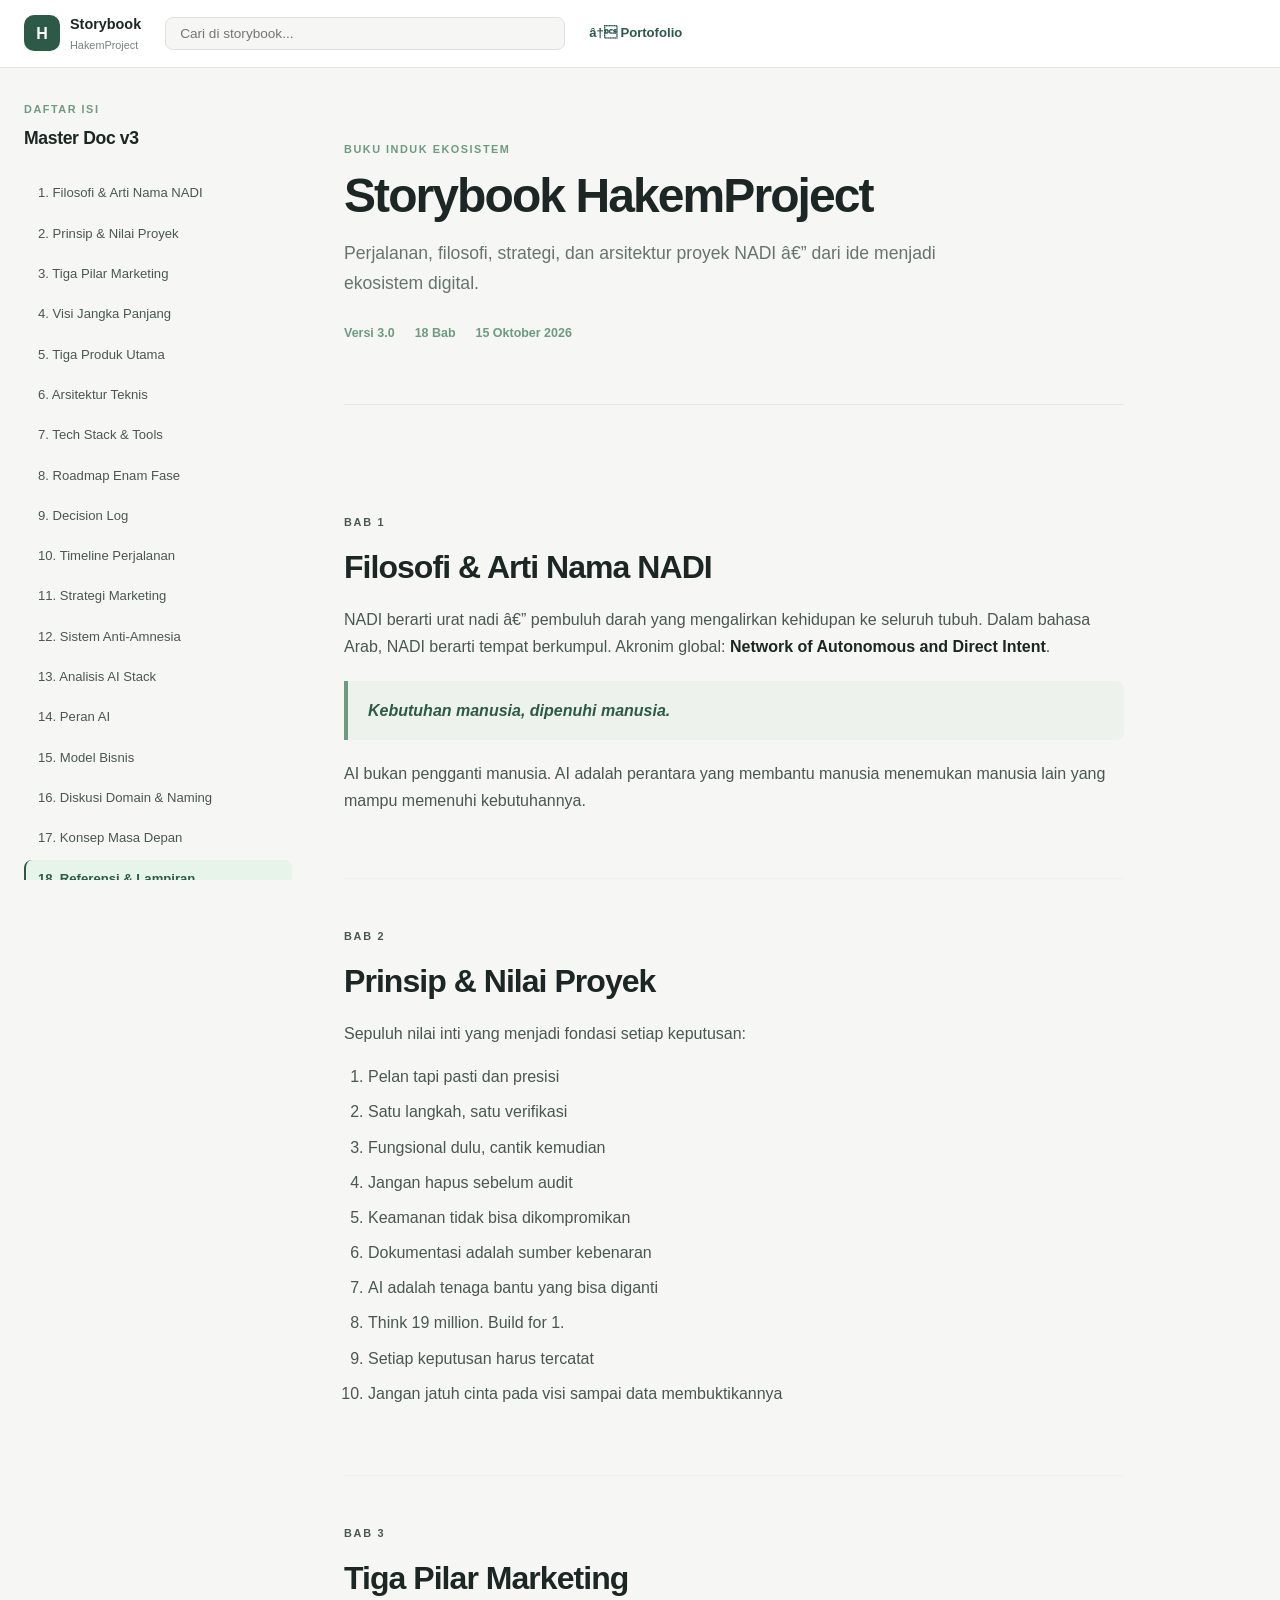
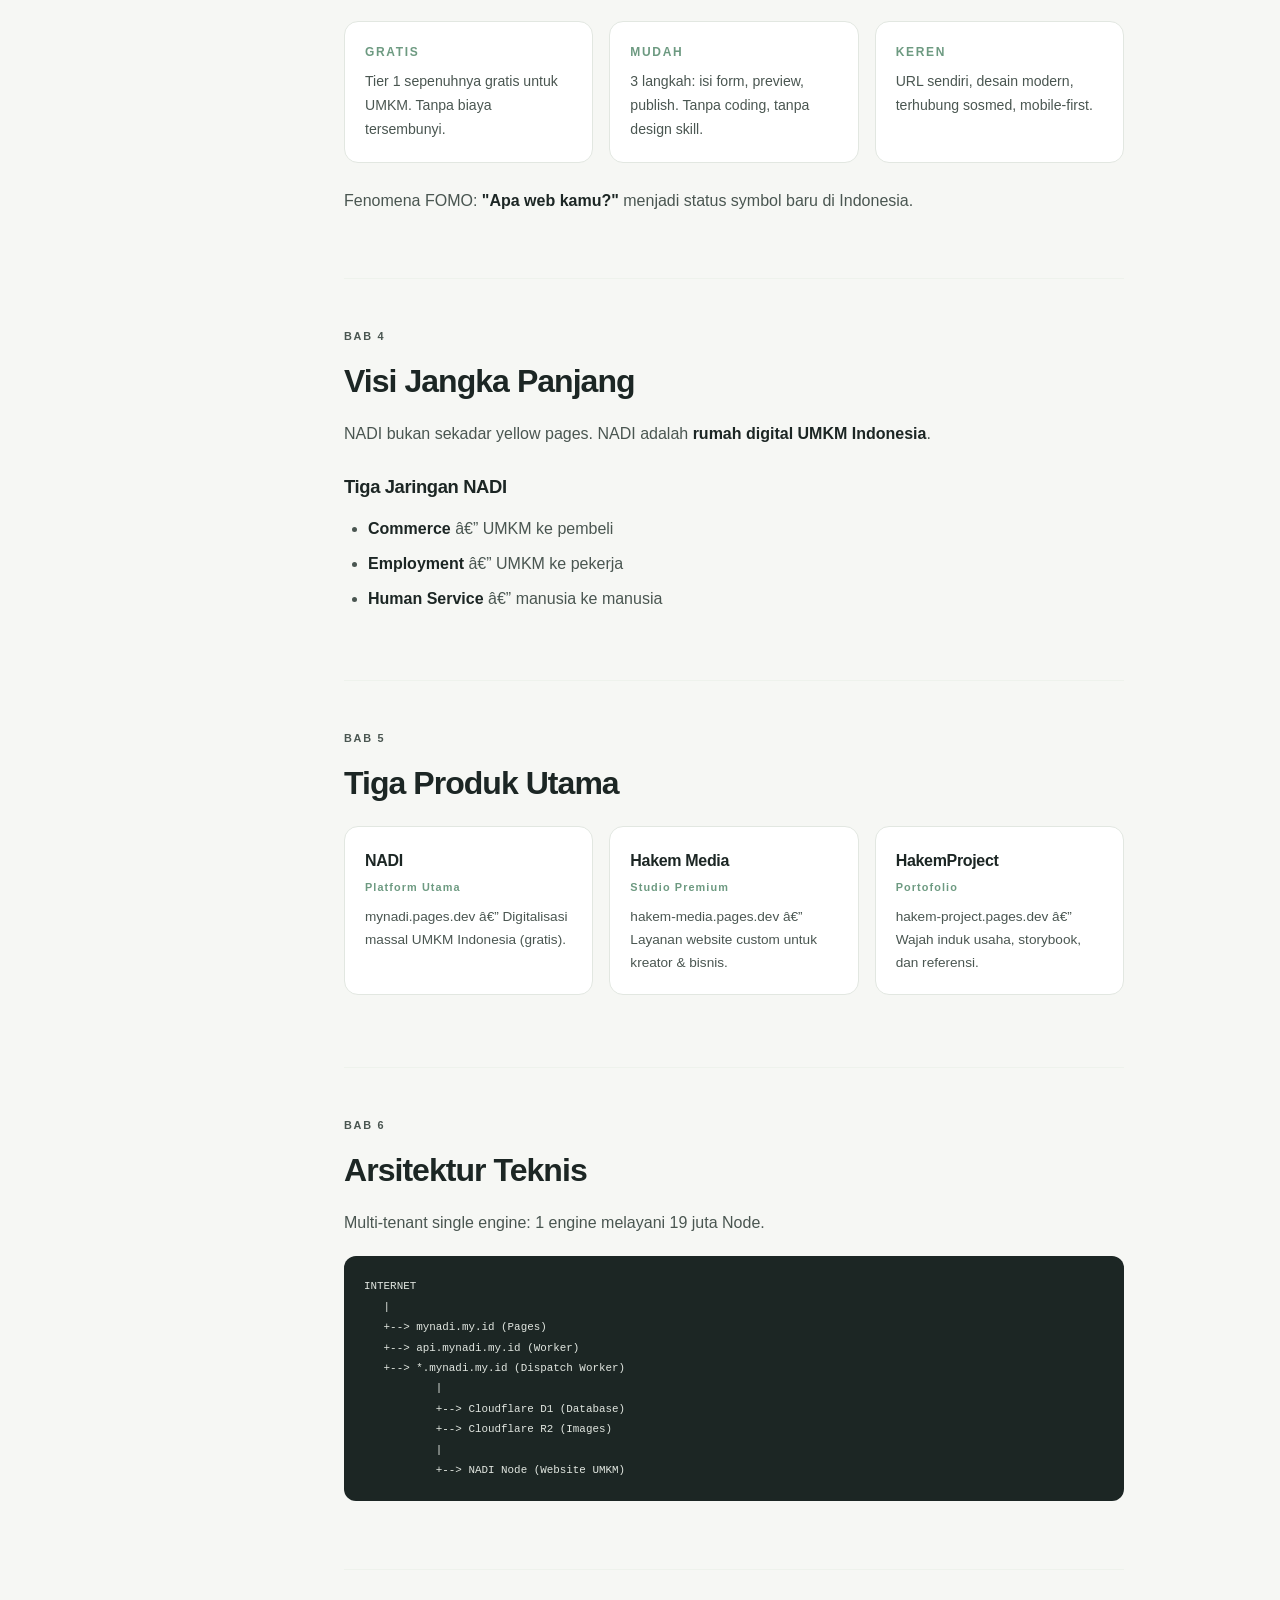
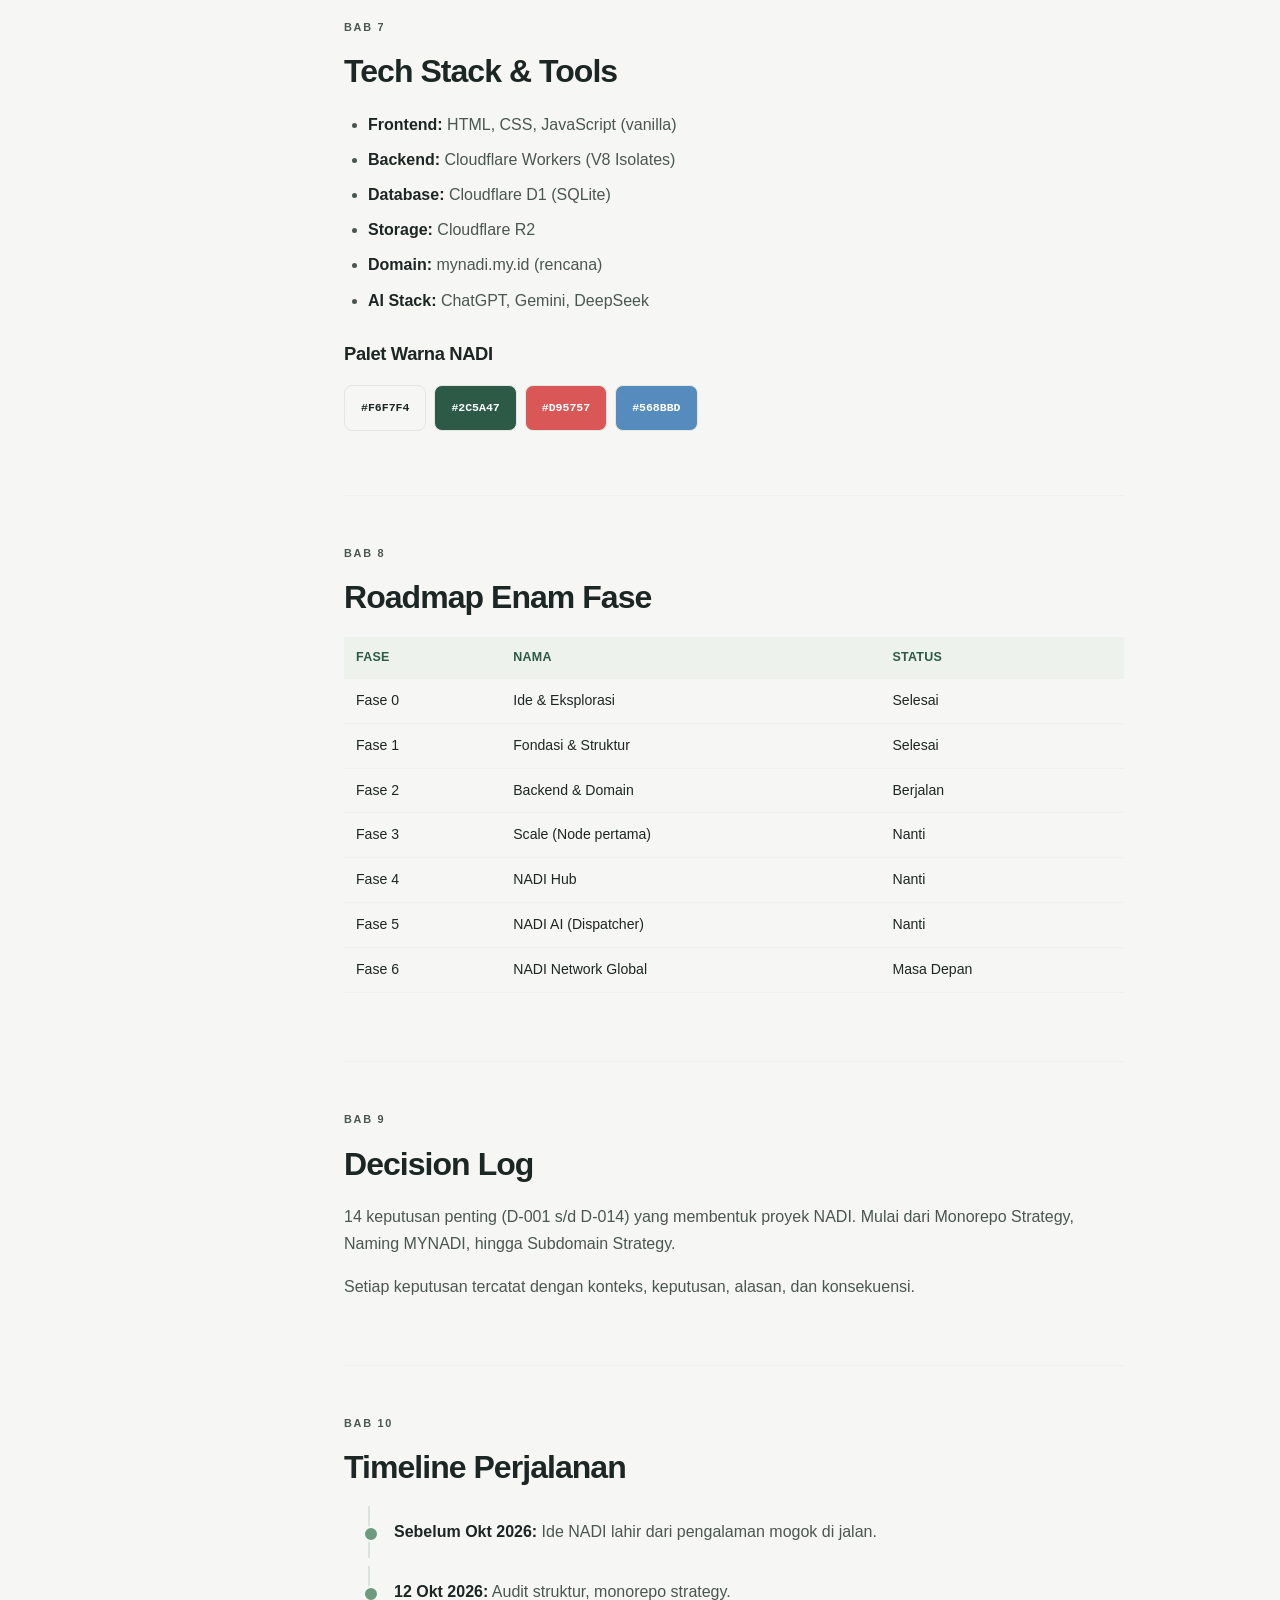
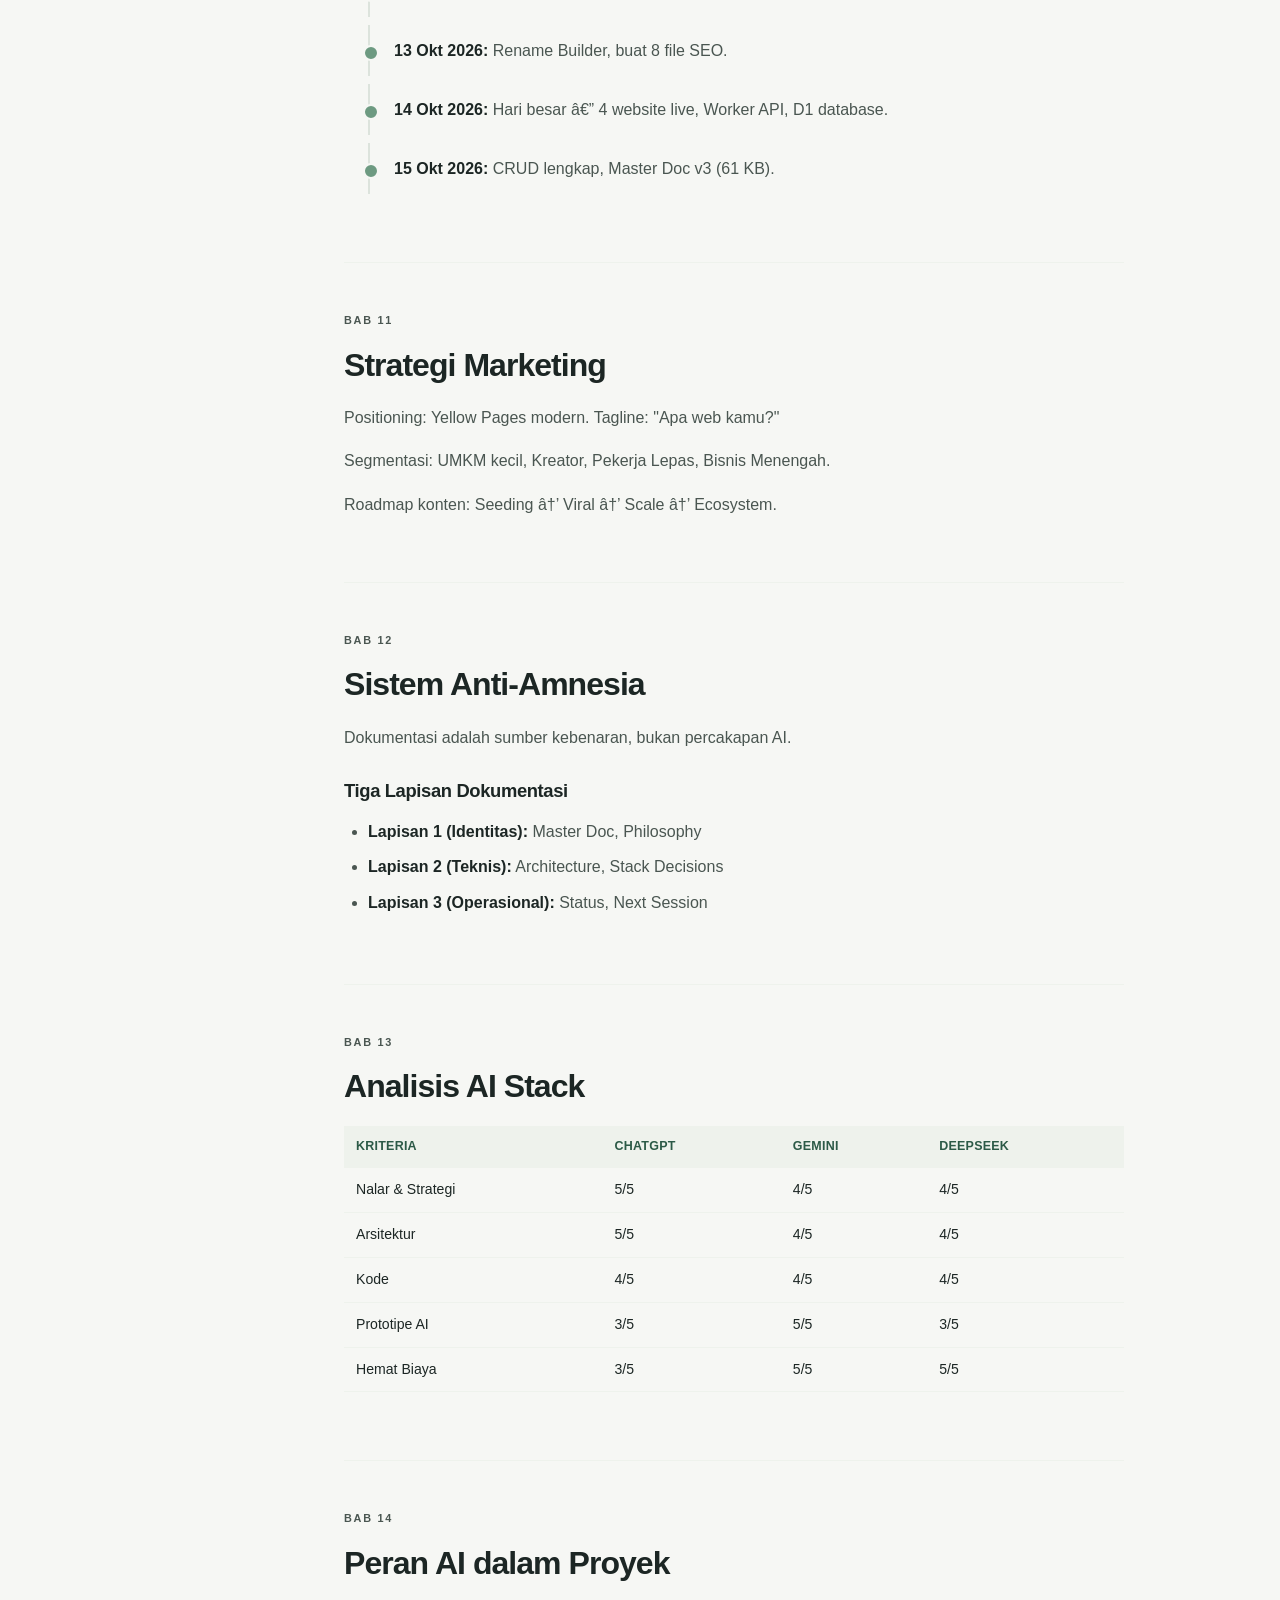
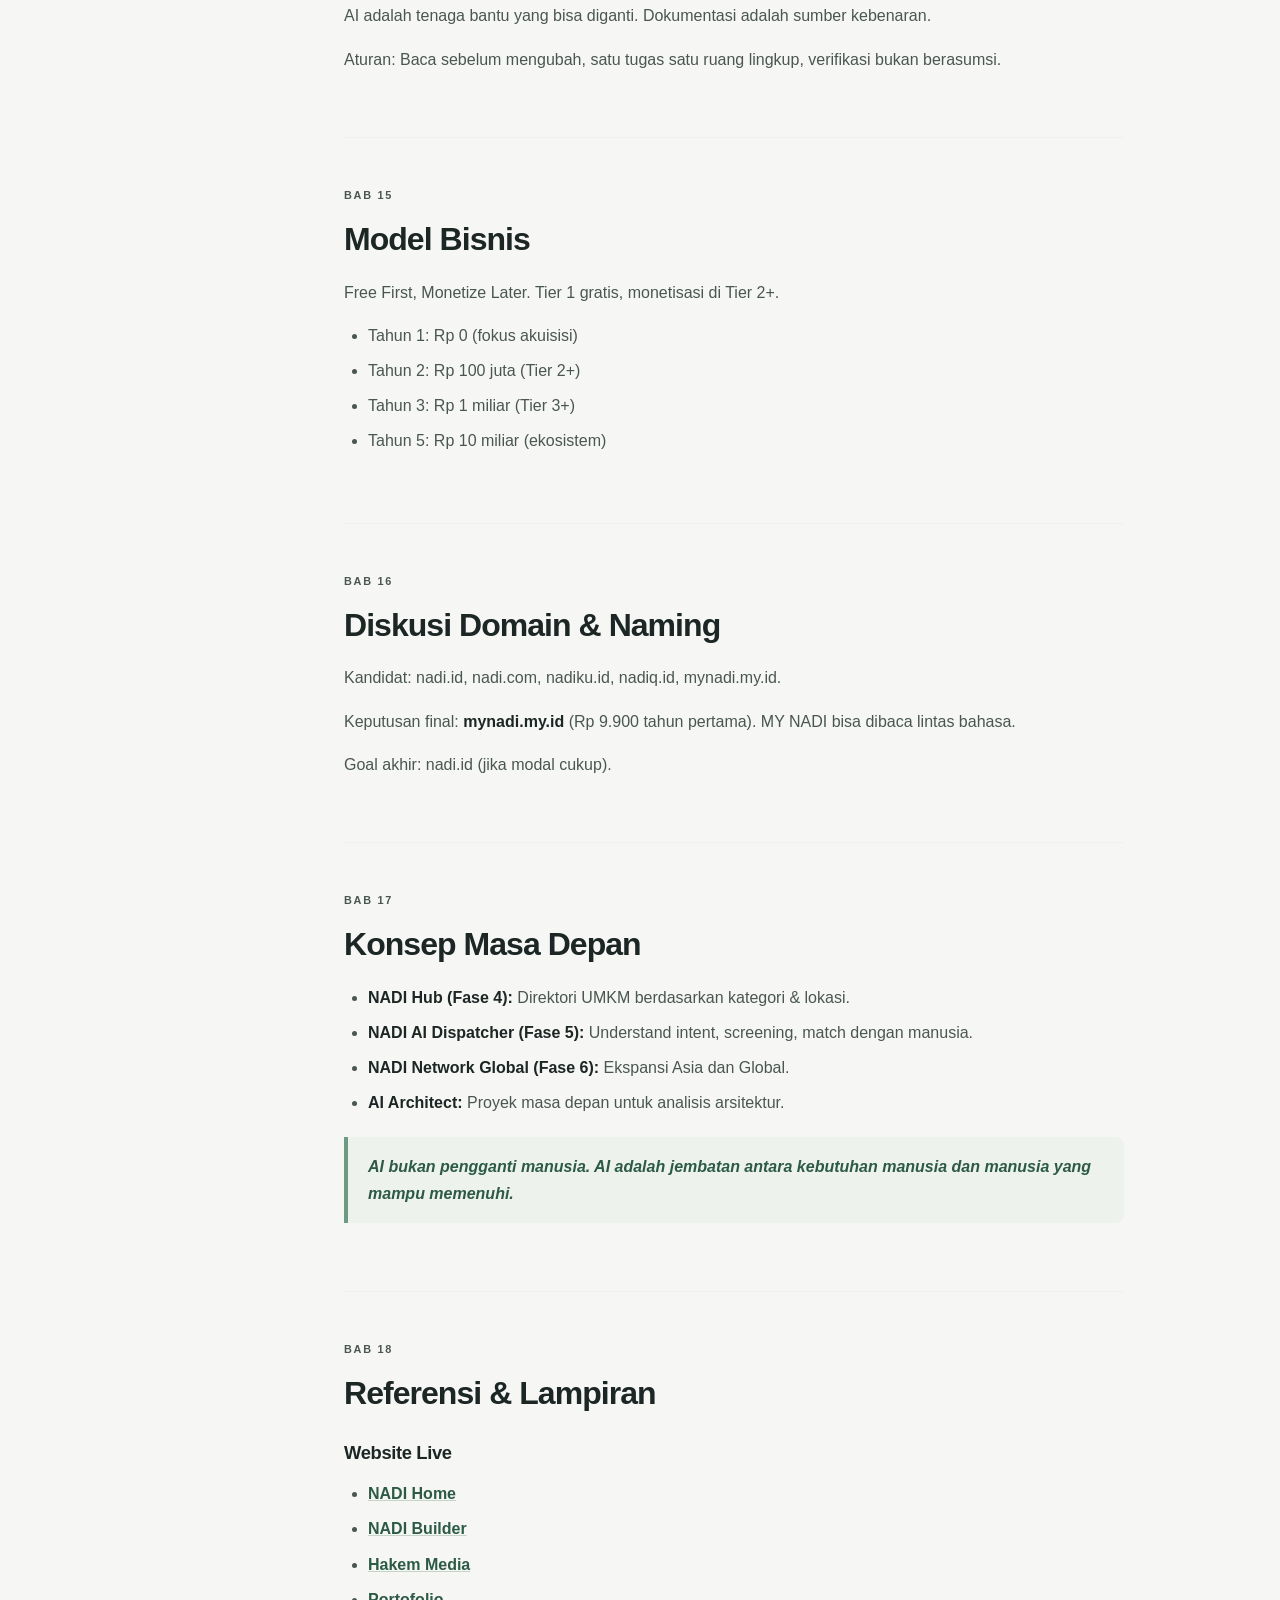
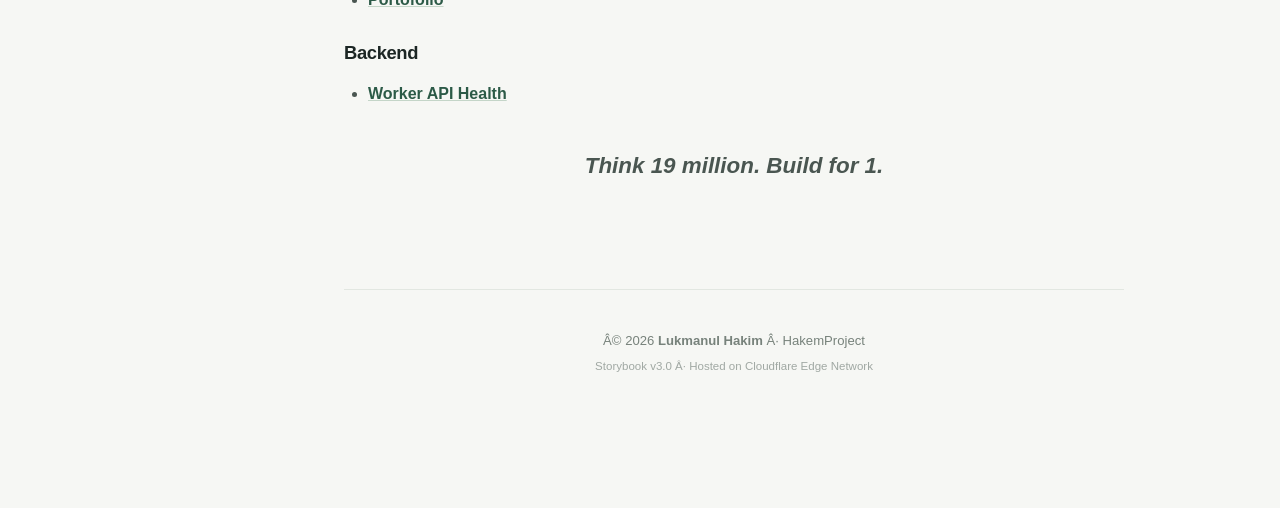
<file: projects/hakem-project/storybook/index.html>
<!DOCTYPE html>
<html lang="id">
<head>
<meta charset="UTF-8">
<meta name="viewport" content="width=device-width, initial-scale=1.0">
<meta name="theme-color" content="#f6f7f4">
<title>Storybook - HakemProject</title>
<meta name="description" content="Buku induk ekosistem digital NADI - perjalanan, filosofi, strategi, dan arsitektur.">
<link rel="icon" href="/shared/assets/favicon.svg">
<link rel="stylesheet" href="styles.css">
</head>
<body>

<header class="topbar">
  <div class="topbar-inner">
    <a href="/" class="brand">
      <span class="brand-mark">H</span>
      <span class="brand-text">
        <b>Storybook</b>
        <small>HakemProject</small>
      </span>
    </a>
    <div class="search-box">
      <input type="text" id="search" placeholder="Cari di storybook...">
    </div>
    <a href="/" class="back-link">â† Portofolio</a>
  </div>
</header>

<div class="layout">
  <aside class="sidebar">
    <div class="sidebar-head">
      <p class="eyebrow">DAFTAR ISI</p>
      <h2>Master Doc v3</h2>
    </div>
    <nav id="toc">
      <a href="#bab-1">1. Filosofi & Arti Nama NADI</a>
      <a href="#bab-2">2. Prinsip & Nilai Proyek</a>
      <a href="#bab-3">3. Tiga Pilar Marketing</a>
      <a href="#bab-4">4. Visi Jangka Panjang</a>
      <a href="#bab-5">5. Tiga Produk Utama</a>
      <a href="#bab-6">6. Arsitektur Teknis</a>
      <a href="#bab-7">7. Tech Stack & Tools</a>
      <a href="#bab-8">8. Roadmap Enam Fase</a>
      <a href="#bab-9">9. Decision Log</a>
      <a href="#bab-10">10. Timeline Perjalanan</a>
      <a href="#bab-11">11. Strategi Marketing</a>
      <a href="#bab-12">12. Sistem Anti-Amnesia</a>
      <a href="#bab-13">13. Analisis AI Stack</a>
      <a href="#bab-14">14. Peran AI</a>
      <a href="#bab-15">15. Model Bisnis</a>
      <a href="#bab-16">16. Diskusi Domain & Naming</a>
      <a href="#bab-17">17. Konsep Masa Depan</a>
      <a href="#bab-18">18. Referensi & Lampiran</a>
    </nav>
  </aside>

  <main class="content" id="content">
    <div class="hero-storybook">
      <p class="eyebrow">BUKU INDUK EKOSISTEM</p>
      <h1>Storybook HakemProject</h1>
      <p class="lede">Perjalanan, filosofi, strategi, dan arsitektur proyek NADI â€” dari ide menjadi ekosistem digital.</p>
      <div class="hero-meta">
        <span>Versi 3.0</span>
        <span>18 Bab</span>
        <span>15 Oktober 2026</span>
      </div>
    </div>

    <!-- BAB 1 -->
    <section id="bab-1" class="chapter">
      <p class="chapter-num">BAB 1</p>
      <h2>Filosofi & Arti Nama NADI</h2>
      <p>NADI berarti urat nadi â€” pembuluh darah yang mengalirkan kehidupan ke seluruh tubuh. Dalam bahasa Arab, NADI berarti tempat berkumpul. Akronim global: <strong>Network of Autonomous and Direct Intent</strong>.</p>
      <blockquote>Kebutuhan manusia, dipenuhi manusia.</blockquote>
      <p>AI bukan pengganti manusia. AI adalah perantara yang membantu manusia menemukan manusia lain yang mampu memenuhi kebutuhannya.</p>
    </section>

    <!-- BAB 2 -->
    <section id="bab-2" class="chapter">
      <p class="chapter-num">BAB 2</p>
      <h2>Prinsip & Nilai Proyek</h2>
      <p>Sepuluh nilai inti yang menjadi fondasi setiap keputusan:</p>
      <ol class="principles">
        <li>Pelan tapi pasti dan presisi</li>
        <li>Satu langkah, satu verifikasi</li>
        <li>Fungsional dulu, cantik kemudian</li>
        <li>Jangan hapus sebelum audit</li>
        <li>Keamanan tidak bisa dikompromikan</li>
        <li>Dokumentasi adalah sumber kebenaran</li>
        <li>AI adalah tenaga bantu yang bisa diganti</li>
        <li>Think 19 million. Build for 1.</li>
        <li>Setiap keputusan harus tercatat</li>
        <li>Jangan jatuh cinta pada visi sampai data membuktikannya</li>
      </ol>
    </section>

    <!-- BAB 3 -->
    <section id="bab-3" class="chapter">
      <p class="chapter-num">BAB 3</p>
      <h2>Tiga Pilar Marketing</h2>
      <div class="pillars">
        <div class="pillar">
          <h3>GRATIS</h3>
          <p>Tier 1 sepenuhnya gratis untuk UMKM. Tanpa biaya tersembunyi.</p>
        </div>
        <div class="pillar">
          <h3>MUDAH</h3>
          <p>3 langkah: isi form, preview, publish. Tanpa coding, tanpa design skill.</p>
        </div>
        <div class="pillar">
          <h3>KEREN</h3>
          <p>URL sendiri, desain modern, terhubung sosmed, mobile-first.</p>
        </div>
      </div>
      <p>Fenomena FOMO: <strong>"Apa web kamu?"</strong> menjadi status symbol baru di Indonesia.</p>
    </section>

    <!-- BAB 4 -->
    <section id="bab-4" class="chapter">
      <p class="chapter-num">BAB 4</p>
      <h2>Visi Jangka Panjang</h2>
      <p>NADI bukan sekadar yellow pages. NADI adalah <strong>rumah digital UMKM Indonesia</strong>.</p>
      <h3>Tiga Jaringan NADI</h3>
      <ul>
        <li><strong>Commerce</strong> â€” UMKM ke pembeli</li>
        <li><strong>Employment</strong> â€” UMKM ke pekerja</li>
        <li><strong>Human Service</strong> â€” manusia ke manusia</li>
      </ul>
    </section>

    <!-- BAB 5 -->
    <section id="bab-5" class="chapter">
      <p class="chapter-num">BAB 5</p>
      <h2>Tiga Produk Utama</h2>
      <div class="products">
        <article>
          <h3>NADI</h3>
          <p class="tag">Platform Utama</p>
          <p>mynadi.pages.dev â€” Digitalisasi massal UMKM Indonesia (gratis).</p>
        </article>
        <article>
          <h3>Hakem Media</h3>
          <p class="tag">Studio Premium</p>
          <p>hakem-media.pages.dev â€” Layanan website custom untuk kreator & bisnis.</p>
        </article>
        <article>
          <h3>HakemProject</h3>
          <p class="tag">Portofolio</p>
          <p>hakem-project.pages.dev â€” Wajah induk usaha, storybook, dan referensi.</p>
        </article>
      </div>
    </section>

    <!-- BAB 6 -->
    <section id="bab-6" class="chapter">
      <p class="chapter-num">BAB 6</p>
      <h2>Arsitektur Teknis</h2>
      <p>Multi-tenant single engine: 1 engine melayani 19 juta Node.</p>
      <pre><code>INTERNET
   |
   +--> mynadi.my.id (Pages)
   +--> api.mynadi.my.id (Worker)
   +--> *.mynadi.my.id (Dispatch Worker)
           |
           +--> Cloudflare D1 (Database)
           +--> Cloudflare R2 (Images)
           |
           +--> NADI Node (Website UMKM)</code></pre>
    </section>

    <!-- BAB 7 -->
    <section id="bab-7" class="chapter">
      <p class="chapter-num">BAB 7</p>
      <h2>Tech Stack & Tools</h2>
      <ul>
        <li><strong>Frontend:</strong> HTML, CSS, JavaScript (vanilla)</li>
        <li><strong>Backend:</strong> Cloudflare Workers (V8 Isolates)</li>
        <li><strong>Database:</strong> Cloudflare D1 (SQLite)</li>
        <li><strong>Storage:</strong> Cloudflare R2</li>
        <li><strong>Domain:</strong> mynadi.my.id (rencana)</li>
        <li><strong>AI Stack:</strong> ChatGPT, Gemini, DeepSeek</li>
      </ul>
      <h3>Palet Warna NADI</h3>
      <div class="palette">
        <span style="background:#F6F7F4">#F6F7F4</span>
        <span style="background:#2C5A47;color:white">#2C5A47</span>
        <span style="background:#D95757;color:white">#D95757</span>
        <span style="background:#568BBD;color:white">#568BBD</span>
      </div>
    </section>

    <!-- BAB 8 -->
    <section id="bab-8" class="chapter">
      <p class="chapter-num">BAB 8</p>
      <h2>Roadmap Enam Fase</h2>
      <table>
        <thead><tr><th>Fase</th><th>Nama</th><th>Status</th></tr></thead>
        <tbody>
          <tr><td>Fase 0</td><td>Ide & Eksplorasi</td><td>Selesai</td></tr>
          <tr><td>Fase 1</td><td>Fondasi & Struktur</td><td>Selesai</td></tr>
          <tr><td>Fase 2</td><td>Backend & Domain</td><td>Berjalan</td></tr>
          <tr><td>Fase 3</td><td>Scale (Node pertama)</td><td>Nanti</td></tr>
          <tr><td>Fase 4</td><td>NADI Hub</td><td>Nanti</td></tr>
          <tr><td>Fase 5</td><td>NADI AI (Dispatcher)</td><td>Nanti</td></tr>
          <tr><td>Fase 6</td><td>NADI Network Global</td><td>Masa Depan</td></tr>
        </tbody>
      </table>
    </section>

    <!-- BAB 9 -->
    <section id="bab-9" class="chapter">
      <p class="chapter-num">BAB 9</p>
      <h2>Decision Log</h2>
      <p>14 keputusan penting (D-001 s/d D-014) yang membentuk proyek NADI. Mulai dari Monorepo Strategy, Naming MYNADI, hingga Subdomain Strategy.</p>
      <p>Setiap keputusan tercatat dengan konteks, keputusan, alasan, dan konsekuensi.</p>
    </section>

    <!-- BAB 10 -->
    <section id="bab-10" class="chapter">
      <p class="chapter-num">BAB 10</p>
      <h2>Timeline Perjalanan</h2>
      <ul class="timeline">
        <li><strong>Sebelum Okt 2026:</strong> Ide NADI lahir dari pengalaman mogok di jalan.</li>
        <li><strong>12 Okt 2026:</strong> Audit struktur, monorepo strategy.</li>
        <li><strong>13 Okt 2026:</strong> Rename Builder, buat 8 file SEO.</li>
        <li><strong>14 Okt 2026:</strong> Hari besar â€” 4 website live, Worker API, D1 database.</li>
        <li><strong>15 Okt 2026:</strong> CRUD lengkap, Master Doc v3 (61 KB).</li>
      </ul>
    </section>

    <!-- BAB 11 -->
    <section id="bab-11" class="chapter">
      <p class="chapter-num">BAB 11</p>
      <h2>Strategi Marketing</h2>
      <p>Positioning: Yellow Pages modern. Tagline: "Apa web kamu?"</p>
      <p>Segmentasi: UMKM kecil, Kreator, Pekerja Lepas, Bisnis Menengah.</p>
      <p>Roadmap konten: Seeding â†’ Viral â†’ Scale â†’ Ecosystem.</p>
    </section>

    <!-- BAB 12 -->
    <section id="bab-12" class="chapter">
      <p class="chapter-num">BAB 12</p>
      <h2>Sistem Anti-Amnesia</h2>
      <p>Dokumentasi adalah sumber kebenaran, bukan percakapan AI.</p>
      <h3>Tiga Lapisan Dokumentasi</h3>
      <ul>
        <li><strong>Lapisan 1 (Identitas):</strong> Master Doc, Philosophy</li>
        <li><strong>Lapisan 2 (Teknis):</strong> Architecture, Stack Decisions</li>
        <li><strong>Lapisan 3 (Operasional):</strong> Status, Next Session</li>
      </ul>
    </section>

    <!-- BAB 13 -->
    <section id="bab-13" class="chapter">
      <p class="chapter-num">BAB 13</p>
      <h2>Analisis AI Stack</h2>
      <table>
        <thead><tr><th>Kriteria</th><th>ChatGPT</th><th>Gemini</th><th>DeepSeek</th></tr></thead>
        <tbody>
          <tr><td>Nalar & Strategi</td><td>5/5</td><td>4/5</td><td>4/5</td></tr>
          <tr><td>Arsitektur</td><td>5/5</td><td>4/5</td><td>4/5</td></tr>
          <tr><td>Kode</td><td>4/5</td><td>4/5</td><td>4/5</td></tr>
          <tr><td>Prototipe AI</td><td>3/5</td><td>5/5</td><td>3/5</td></tr>
          <tr><td>Hemat Biaya</td><td>3/5</td><td>5/5</td><td>5/5</td></tr>
        </tbody>
      </table>
    </section>

    <!-- BAB 14 -->
    <section id="bab-14" class="chapter">
      <p class="chapter-num">BAB 14</p>
      <h2>Peran AI dalam Proyek</h2>
      <p>AI adalah tenaga bantu yang bisa diganti. Dokumentasi adalah sumber kebenaran.</p>
      <p>Aturan: Baca sebelum mengubah, satu tugas satu ruang lingkup, verifikasi bukan berasumsi.</p>
    </section>

    <!-- BAB 15 -->
    <section id="bab-15" class="chapter">
      <p class="chapter-num">BAB 15</p>
      <h2>Model Bisnis</h2>
      <p>Free First, Monetize Later. Tier 1 gratis, monetisasi di Tier 2+.</p>
      <ul>
        <li>Tahun 1: Rp 0 (fokus akuisisi)</li>
        <li>Tahun 2: Rp 100 juta (Tier 2+)</li>
        <li>Tahun 3: Rp 1 miliar (Tier 3+)</li>
        <li>Tahun 5: Rp 10 miliar (ekosistem)</li>
      </ul>
    </section>

    <!-- BAB 16 -->
    <section id="bab-16" class="chapter">
      <p class="chapter-num">BAB 16</p>
      <h2>Diskusi Domain & Naming</h2>
      <p>Kandidat: nadi.id, nadi.com, nadiku.id, nadiq.id, mynadi.my.id.</p>
      <p>Keputusan final: <strong>mynadi.my.id</strong> (Rp 9.900 tahun pertama). MY NADI bisa dibaca lintas bahasa.</p>
      <p>Goal akhir: nadi.id (jika modal cukup).</p>
    </section>

    <!-- BAB 17 -->
    <section id="bab-17" class="chapter">
      <p class="chapter-num">BAB 17</p>
      <h2>Konsep Masa Depan</h2>
      <ul>
        <li><strong>NADI Hub (Fase 4):</strong> Direktori UMKM berdasarkan kategori & lokasi.</li>
        <li><strong>NADI AI Dispatcher (Fase 5):</strong> Understand intent, screening, match dengan manusia.</li>
        <li><strong>NADI Network Global (Fase 6):</strong> Ekspansi Asia dan Global.</li>
        <li><strong>AI Architect:</strong> Proyek masa depan untuk analisis arsitektur.</li>
      </ul>
      <blockquote>AI bukan pengganti manusia. AI adalah jembatan antara kebutuhan manusia dan manusia yang mampu memenuhi.</blockquote>
    </section>

    <!-- BAB 18 -->
    <section id="bab-18" class="chapter">
      <p class="chapter-num">BAB 18</p>
      <h2>Referensi & Lampiran</h2>
      <h3>Website Live</h3>
      <ul>
        <li><a href="https://mynadi.pages.dev">NADI Home</a></li>
        <li><a href="https://mynadi.pages.dev/builder">NADI Builder</a></li>
        <li><a href="https://hakem-media.pages.dev">Hakem Media</a></li>
        <li><a href="https://hakem-project.pages.dev">Portofolio</a></li>
      </ul>
      <h3>Backend</h3>
      <ul>
        <li><a href="https://mynadi-api.hakemproject.workers.dev/api/health">Worker API Health</a></li>
      </ul>
      <p class="final-quote">Think 19 million. Build for 1.</p>
    </section>

    <footer class="storybook-footer">
      <p>Â© 2026 <strong>Lukmanul Hakim</strong> Â· HakemProject</p>
      <p class="small">Storybook v3.0 Â· Hosted on Cloudflare Edge Network</p>
    </footer>
  </main>
</div>

<script src="main.js"></script>
</body>
</html>
</file>
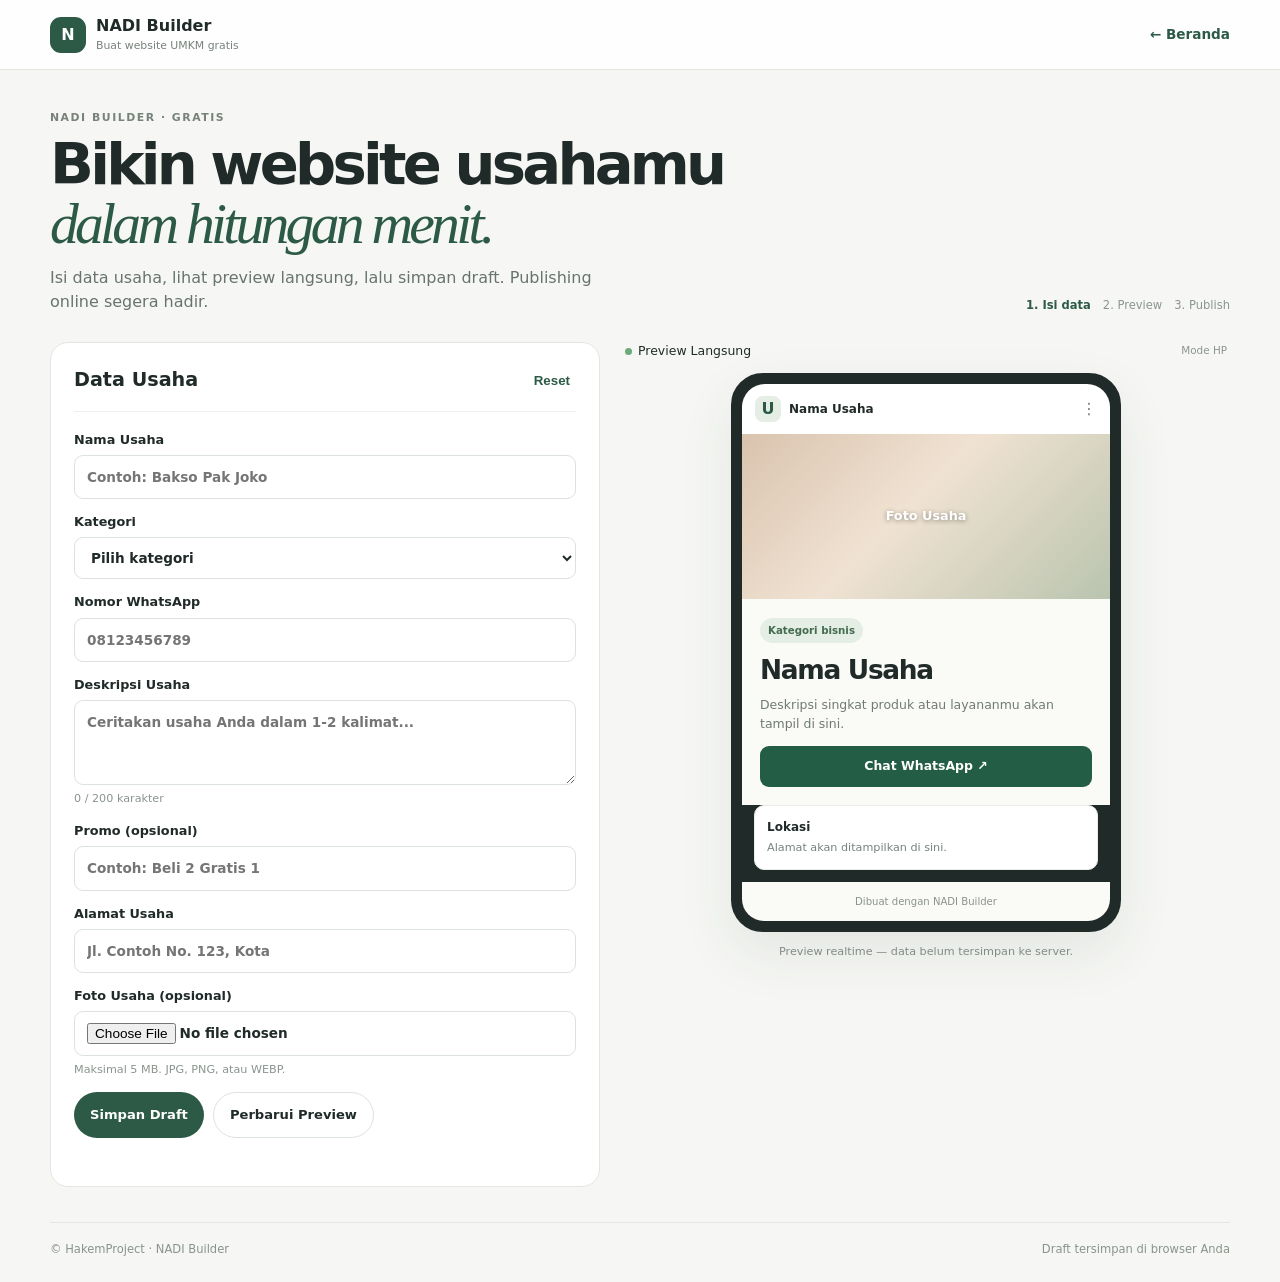
<file: projects/nadi/builder/index.html>
﻿<!doctype html>
<html lang="id">
<head>
<meta charset="utf-8">
<meta name="viewport" content="width=device-width,initial-scale=1,maximum-scale=1,user-scalable=no">
<meta name="theme-color" content="#fbf8f1">
<meta name="description" content="NADI Builder — Buat website UMKM gratis dalam hitungan menit.">
<title>NADI Builder — Buat Website UMKM</title>
<link rel="icon" href="../favicon.svg">
<link rel="stylesheet" href="styles.css">
</head>
<body>

<div class="top">
  <a class="brand" href="../">
    <span class="mark">N</span>
    <span>
      NADI Builder
      <small>Buat website UMKM gratis</small>
    </span>
  </a>
  <a class="back" href="../">← Beranda</a>
</div>

<main class="shell">
  <section class="intro">
    <div>
      <p class="eyebrow">NADI BUILDER · GRATIS</p>
      <h1>Bikin website usahamu<br><em>dalam hitungan menit.</em></h1>
      <p>Isi data usaha, lihat preview langsung, lalu simpan draft. Publishing online segera hadir.</p>
    </div>
    <div class="steps">
      <span class="active">1. Isi data</span>
      <span>2. Preview</span>
      <span>3. Publish</span>
    </div>
  </section>

  <section class="workspace">
    <div class="panel">
      <div class="panelhead">
        <h2>Data Usaha</h2>
        <button id="reset" type="button">Reset</button>
      </div>
      <form id="form">
        <label>
          Nama Usaha
          <input id="name" type="text" placeholder="Contoh: Bakso Pak Joko" required>
        </label>

        <label>
          Kategori
          <select id="category" required>
            <option value="">Pilih kategori</option>
            <option value="Kuliner">Kuliner</option>
            <option value="Jasa">Jasa</option>
            <option value="Fashion">Fashion</option>
            <option value="Kreatif">Kreatif</option>
            <option value="Kesehatan">Kesehatan</option>
            <option value="Pendidikan">Pendidikan</option>
            <option value="Properti">Properti</option>
            <option value="Otomotif">Otomotif</option>
            <option value="Lainnya">Lainnya</option>
          </select>
        </label>

        <label>
          Nomor WhatsApp
          <input id="wa" type="tel" placeholder="08123456789" required>
        </label>

        <label>
          Deskripsi Usaha
          <textarea id="description" rows="3" maxlength="200" placeholder="Ceritakan usaha Anda dalam 1-2 kalimat..."></textarea>
          <small><span id="count">0</span> / 200 karakter</small>
        </label>

        <label>
          Promo (opsional)
          <input id="promo" type="text" placeholder="Contoh: Beli 2 Gratis 1">
        </label>

        <label>
          Alamat Usaha
          <input id="address" type="text" placeholder="Jl. Contoh No. 123, Kota" required>
        </label>

        <label>
          Foto Usaha (opsional)
          <input id="photo" type="file" accept="image/*">
          <small>Maksimal 5 MB. JPG, PNG, atau WEBP.</small>
        </label>

        <div class="actions">
          <button type="submit" class="primary">Simpan Draft</button>
          <button type="button" class="secondary" id="previewBtn">Perbarui Preview</button>
        </div>

        <p id="message"></p>
      </form>
    </div>

    <div class="preview">
      <div class="previewhead">
        <span><i></i>Preview Langsung</span>
        <small>Mode HP</small>
      </div>

      <div class="phone">
        <div class="sitehead">
          <b id="initial">U</b>
          <strong id="pnameNav">Nama Usaha</strong>
          <span>⋮</span>
        </div>

        <div class="photoarea" id="photoarea">
          <span>Foto Usaha</span>
        </div>

        <div class="sitebody">
          <span class="category" id="pcategory">Kategori bisnis</span>
          <p class="promo" id="ppromo" hidden>Promo</p>
          <h2 id="pname">Nama Usaha</h2>
          <p id="pdescription">Deskripsi singkat produk atau layananmu akan tampil di sini.</p>
          <a id="pwa" href="#" target="_blank" rel="noopener">Chat WhatsApp ↗</a>
        </div>

        <div class="address">
          <strong>Lokasi</strong>
          <p id="paddress">Alamat akan ditampilkan di sini.</p>
        </div>

        <footer>
          Dibuat dengan NADI Builder
        </footer>
      </div>

      <p class="caption">Preview realtime — data belum tersimpan ke server.</p>
    </div>
  </section>
</main>

<footer class="foot">
  <span>© <span data-year></span> HakemProject · NADI Builder</span>
  <span>Draft tersimpan di browser Anda</span>
</footer>

<script src="main.js"></script>
</body>
</html>
</file>
<file: book/styles.css>
* { box-sizing: border-box; margin: 0; padding: 0; }
body {
  font-family: -apple-system, BlinkMacSystemFont, "Segoe UI", Roboto, sans-serif;
  background: #f6f7f4;
  color: #1c2624;
  line-height: 1.7;
  font-size: 16px;
}

/* TOPBAR */
.topbar {
  background: #ffffff;
  border-bottom: 1px solid #e2e7e1;
  position: sticky;
  top: 0;
  z-index: 100;
}
.topbar-inner {
  max-width: 1400px;
  margin: 0 auto;
  padding: 12px 24px;
  display: flex;
  align-items: center;
  gap: 24px;
}
.brand {
  display: flex;
  align-items: center;
  gap: 10px;
  text-decoration: none;
  color: inherit;
}
.brand-mark {
  width: 36px; height: 36px;
  background: #2c5a47;
  color: white;
  border-radius: 10px;
  display: grid; place-items: center;
  font-weight: 900;
}
.brand-text b { display: block; font-size: 0.9rem; font-weight: 800; }
.brand-text small { display: block; font-size: 0.68rem; color: #77827b; }
.search-box {
  flex: 1;
  max-width: 400px;
}
.search-box input {
  width: 100%;
  padding: 8px 14px;
  border: 1px solid #dce3dc;
  border-radius: 8px;
  background: #f6f7f4;
  font-size: 0.85rem;
  outline: none;
}
.search-box input:focus {
  background: white;
  border-color: #6d9a81;
}
.back-link {
  font-size: 0.82rem;
  color: #2c5a47;
  text-decoration: none;
  font-weight: 700;
}

/* LAYOUT */
.layout {
  max-width: 1400px;
  margin: 0 auto;
  display: grid;
  grid-template-columns: 280px 1fr;
  gap: 40px;
  padding: 32px 24px;
}

/* SIDEBAR */
.sidebar {
  position: sticky;
  top: 88px;
  height: fit-content;
  max-height: calc(100vh - 120px);
  overflow-y: auto;
  padding-right: 12px;
}
.sidebar-head { margin-bottom: 20px; }
.eyebrow {
  font-size: 0.68rem;
  letter-spacing: 0.14em;
  font-weight: 800;
  color: #6d9a81;
  margin-bottom: 6px;
}
.sidebar-head h2 {
  font-size: 1.1rem;
  font-weight: 800;
  letter-spacing: -0.02em;
}
#toc { display: flex; flex-direction: column; gap: 2px; }
#toc a {
  padding: 8px 12px;
  font-size: 0.82rem;
  color: #4a5651;
  text-decoration: none;
  border-radius: 8px;
  border-left: 2px solid transparent;
  transition: all 0.15s;
}
#toc a:hover {
  background: #eef2ec;
  color: #2c5a47;
}
#toc a.active {
  background: #e6f4ea;
  color: #2c5a47;
  border-left-color: #2c5a47;
  font-weight: 700;
}

/* CONTENT */
.content {
  max-width: 780px;
  padding-bottom: 60px;
}
.hero-storybook {
  padding: 40px 0 60px;
  border-bottom: 1px solid #e2e7e1;
  margin-bottom: 60px;
}
.hero-storybook h1 {
  font-size: clamp(2rem, 4vw, 3rem);
  letter-spacing: -0.04em;
  margin: 12px 0 16px;
  line-height: 1.1;
}
.lede {
  font-size: 1.1rem;
  color: #68736e;
  max-width: 600px;
  margin-bottom: 24px;
}
.hero-meta {
  display: flex;
  gap: 20px;
  font-size: 0.78rem;
  color: #6d9a81;
  font-weight: 700;
}

/* CHAPTERS */
.chapter {
  padding: 48px 0;
  border-bottom: 1px solid #eef2ec;
  scroll-margin-top: 100px;
}
.chapter:last-of-type { border-bottom: none; }
.chapter-num {
  font-size: 0.68rem;
  letter-spacing: 0.16em;
  font-weight: 800;
  color: #6d9a81;
  margin-bottom: 8px;
}
.chapter h2 {
  font-size: clamp(1.5rem, 3vw, 2rem);
  letter-spacing: -0.03em;
  margin-bottom: 20px;
  line-height: 1.2;
}
.chapter h3 {
  font-size: 1.15rem;
  margin: 24px 0 12px;
  letter-spacing: -0.02em;
}
.chapter p { margin-bottom: 16px; color: #4a5651; }
.chapter ul, .chapter ol {
  margin: 12px 0 20px 24px;
  color: #4a5651;
}
.chapter li { margin-bottom: 8px; }
.chapter strong { color: #1c2624; font-weight: 700; }
.chapter a {
  color: #2c5a47;
  font-weight: 600;
  text-decoration: underline;
  text-decoration-color: #c4d5c8;
}
.chapter a:hover { text-decoration-color: #2c5a47; }

/* BLOCKQUOTE */
blockquote {
  background: #eef2ec;
  border-left: 4px solid #6d9a81;
  padding: 16px 20px;
  margin: 20px 0;
  font-style: italic;
  color: #2c5a47;
  font-weight: 600;
  border-radius: 0 8px 8px 0;
}

/* CODE */
pre {
  background: #1c2624;
  color: #e2e7e1;
  padding: 20px;
  border-radius: 12px;
  overflow-x: auto;
  font-family: "SF Mono", Monaco, Consolas, monospace;
  font-size: 0.8rem;
  line-height: 1.6;
  margin: 20px 0;
}
code {
  font-family: "SF Mono", Monaco, Consolas, monospace;
  font-size: 0.85em;
  background: #eef2ec;
  padding: 2px 6px;
  border-radius: 4px;
  color: #2c5a47;
}
pre code { background: none; padding: 0; color: inherit; }

/* TABLE */
table {
  width: 100%;
  border-collapse: collapse;
  margin: 20px 0;
  font-size: 0.88rem;
}
th, td {
  padding: 10px 12px;
  text-align: left;
  border-bottom: 1px solid #eef2ec;
}
th {
  background: #eef2ec;
  font-weight: 800;
  color: #2c5a47;
  font-size: 0.78rem;
  letter-spacing: 0.02em;
  text-transform: uppercase;
}
tr:hover td { background: #fafbf9; }

/* PILLARS */
.pillars {
  display: grid;
  grid-template-columns: repeat(auto-fit, minmax(180px, 1fr));
  gap: 16px;
  margin: 24px 0;
}
.pillar {
  background: white;
  border: 1px solid #e2e7e1;
  border-radius: 14px;
  padding: 20px;
}
.pillar h3 {
  font-size: 0.75rem;
  letter-spacing: 0.14em;
  color: #6d9a81;
  margin-bottom: 8px;
  margin-top: 0;
}
.pillar p { font-size: 0.88rem; color: #4a5651; margin: 0; }

/* PRODUCTS */
.products {
  display: grid;
  grid-template-columns: repeat(auto-fit, minmax(200px, 1fr));
  gap: 16px;
  margin: 24px 0;
}
.products article {
  background: white;
  border: 1px solid #e2e7e1;
  border-radius: 14px;
  padding: 20px;
}
.products h3 { font-size: 1rem; margin: 0 0 4px; }
.products .tag {
  font-size: 0.68rem;
  letter-spacing: 0.1em;
  color: #6d9a81;
  font-weight: 800;
  margin-bottom: 8px;
}
.products p:last-child { font-size: 0.85rem; margin: 0; }

/* PALETTE */
.palette {
  display: flex;
  gap: 8px;
  margin: 16px 0;
  flex-wrap: wrap;
}
.palette span {
  padding: 12px 16px;
  border-radius: 8px;
  font-size: 0.72rem;
  font-weight: 700;
  font-family: "SF Mono", Monaco, monospace;
  border: 1px solid #e2e7e1;
}

/* TIMELINE */
.timeline { list-style: none; margin-left: 0; padding-left: 0; }
.timeline li {
  padding: 12px 0 12px 24px;
  border-left: 2px solid #dce3dc;
  position: relative;
}
.timeline li::before {
  content: '';
  position: absolute;
  left: -7px;
  top: 20px;
  width: 12px;
  height: 12px;
  border-radius: 50%;
  background: #6d9a81;
  border: 2px solid #f6f7f4;
}

/* FOOTER */
.storybook-footer {
  padding: 40px 0;
  border-top: 1px solid #e2e7e1;
  margin-top: 40px;
  text-align: center;
  color: #77827b;
  font-size: 0.82rem;
}
.storybook-footer .small {
  font-size: 0.72rem;
  margin-top: 4px;
  color: #a0a8a3;
}

/* FINAL QUOTE */
.final-quote {
  text-align: center;
  font-size: 1.4rem;
  font-style: italic;
  color: #2c5a47;
  margin: 40px 0 20px;
  font-weight: 600;
}

/* SEARCH HIGHLIGHT */
.highlight {
  background: #ffe9a8;
  padding: 2px 0;
  border-radius: 2px;
}

/* MOBILE */
@media (max-width: 900px) {
  .layout {
    grid-template-columns: 1fr;
    gap: 24px;
    padding: 20px 16px;
  }
  .sidebar {
    position: static;
    max-height: none;
    padding-right: 0;
    border-bottom: 1px solid #e2e7e1;
    padding-bottom: 20px;
  }
  #toc {
    flex-direction: row;
    flex-wrap: wrap;
    gap: 6px;
  }
  #toc a {
    font-size: 0.75rem;
    padding: 6px 10px;
    background: #eef2ec;
    border-radius: 99px;
    border-left: none;
  }
  .topbar-inner {
    flex-wrap: wrap;
    gap: 12px;
  }
  .search-box { order: 3; width: 100%; max-width: none; }
  .back-link { margin-left: auto; }
  .hero-storybook { padding: 24px 0 32px; margin-bottom: 32px; }
  .chapter { padding: 32px 0; }
  .pillars, .products { grid-template-columns: 1fr; }
}
</file>
<file: projects/hakem-media/styles.css>
*{box-sizing:border-box}html{scroll-behavior:smooth}body{margin:0;background:#f8f6f2;color:#20201d;font-family:Inter,ui-sans-serif,system-ui,-apple-system,"Segoe UI",sans-serif;line-height:1.5}.wrap{width:min(1160px,calc(100% - 44px));margin:auto}a{color:inherit;text-decoration:none}.nav{height:84px;display:flex;align-items:center;justify-content:space-between}.wordmark{display:flex;align-items:center;gap:10px;font-size:.82rem;letter-spacing:.14em;font-weight:800}.wordmark b{font-weight:450;color:#89877f}.mark{width:34px;height:34px;border:1.5px solid #282824;border-radius:50%;display:grid;place-items:center;font-size:1rem;letter-spacing:-.08em}.mark span{color:#db714e}nav{display:flex;gap:26px;align-items:center;font-size:.82rem;color:#69685f}.contact-link{border:1px solid #d0c9bf;border-radius:99px;padding:9px 14px;color:#20201d}.hero{display:grid;grid-template-columns:1fr 1fr;gap:55px;align-items:center;padding:65px 0 90px}.eyebrow,.label{font-size:.67rem;letter-spacing:.13em;font-weight:800;color:#77766f}.eyebrow{margin-bottom:24px}.eyebrow i{display:inline-block;width:7px;height:7px;background:#db714e;border-radius:50%;margin-right:8px}h1{font-size:clamp(3rem,6vw,5.8rem);line-height:.98;letter-spacing:-.075em;margin:0 0 24px}h1 em,h2 em{font-family:Georgia,serif;font-weight:400;color:#db714e;letter-spacing:-.06em}.lead{max-width:500px;color:#77766f;font-size:1.02rem;line-height:1.8}.actions{display:flex;align-items:center;gap:22px;flex-wrap:wrap;margin:30px 0 35px}.button{display:inline-block;padding:14px 18px;border-radius:99px;font-size:.82rem;font-weight:750}.dark{background:#20201d;color:white}.light{background:#f8f6f2;color:#20201d}.under{font-size:.8rem;font-weight:700;border-bottom:1px solid #b9b5ac;padding-bottom:4px}.availability{font-size:.7rem;color:#85837b}.availability:first-letter{color:#719577}.visual{min-height:460px;background:#e7e1d8;padding:15px;position:relative;border-radius:4px}.visual-label,.visual-foot{display:flex;justify-content:space-between;font-size:.54rem;letter-spacing:.1em;font-weight:800;color:#77746d}.poster{position:absolute;left:14%;right:14%;top:52px;bottom:43px;background:#c9d5c5;padding:20px;display:flex;flex-direction:column;justify-content:space-between;overflow:hidden}.poster>small{font-size:.54rem;font-weight:850;letter-spacing:.1em;z-index:1}.orb{position:absolute;width:230px;height:230px;border-radius:50%;right:-30px;top:55px;background:radial-gradient(circle at 35% 35%,#f4d7c4,#dd8666 60%,#b35e46);box-shadow:-70px 75px 0 -25px #f0e3ce}.poster-bottom{display:flex;align-items:end;justify-content:space-between;z-index:1}.poster-bottom b{font-size:clamp(1.6rem,3vw,2.5rem);line-height:.98;letter-spacing:-.06em}.poster-bottom span{font-size:.48rem;letter-spacing:.1em;text-align:right}.float{position:absolute;right:-18px;bottom:70px;background:white;box-shadow:0 12px 35px #30281d14;padding:12px;display:flex;align-items:center;gap:10px;min-width:190px}.float>b{width:31px;height:31px;border:1px solid #d5d0c7;border-radius:50%;display:grid;place-items:center}.float strong,.float small{display:block}.float strong{font-size:.7rem}.float small{font-size:.58rem;color:#85837b}.float i{margin-left:auto;color:#db714e}.visual-foot{position:absolute;bottom:12px;left:15px;right:15px;font-size:.47rem}.ticker{padding:17px 0;text-align:center;white-space:nowrap;overflow:hidden;border-block:1px solid #e6e1d9;color:#77766f;font-size:.62rem;font-weight:800;letter-spacing:.13em}.manifesto{display:grid;grid-template-columns:.65fr 1.35fr;gap:60px;padding:100px 0}.manifesto h2,.worktop h2,.servicegrid h2,.ctain h2{font-size:clamp(2.3rem,4.5vw,4.3rem);line-height:1.02;letter-spacing:-.065em;margin:0 0 22px}.manifesto h2 em,.worktop h2 em,.servicegrid h2 em{color:#6e8a6d}.manifesto p:not(.label){max-width:620px;color:#77766f;line-height:1.85}.work{background:#eeece6;padding:85px 0 95px}.worktop{display:flex;justify-content:space-between;align-items:end;gap:30px;margin-bottom:38px}.worktop h2{margin-top:20px;margin-bottom:0}.worktop>p{max-width:350px;color:#77766f;font-size:.86rem;line-height:1.8}.grid{display:grid;grid-template-columns:repeat(3,1fr);gap:15px}.card{padding:14px;min-width:0}.card>small{font-size:.5rem;font-weight:850;letter-spacing:.1em}.darkcard{background:#282b27;color:#f5f1e8}.peach{background:#e8c7b4}.sage{background:#c9d4c3}.mock{height:250px;margin:18px 0;padding:20px;position:relative;overflow:hidden;display:flex;flex-direction:column;justify-content:space-between}.mock1{background:#3c4940}.mock1 .circle{position:absolute;width:145px;height:145px;border-radius:50%;right:-5px;top:12px;background:linear-gradient(135deg,#d9c3aa,#a8b5a0);box-shadow:-50px 50px 0 -25px #d66f50}.mock1 b{position:relative;font-size:1.9rem;line-height:.95;letter-spacing:-.06em}.mock1 small{font-size:.48rem;letter-spacing:.12em;color:#d4d8cf}.mock2{background:#f4e7dc;color:#332923}.mock2>span{font-size:.68rem;letter-spacing:.12em}.mock2 b{font-size:2.4rem;letter-spacing:-.07em}.mock2 small{font-size:.5rem}.mock2 strong{font-family:Georgia,serif;font-size:1.4rem;line-height:1.05;font-weight:400}.mock3{background:#e9e2d1}.mock3 .sun{position:absolute;width:160px;height:160px;right:-15px;top:12px;border-radius:50%;background:radial-gradient(circle at 35% 35%,#f7dcae,#c67d52)}.mock3 b{position:relative;margin-top:auto;font-family:Georgia,serif;font-size:2.2rem;line-height:.95;font-weight:400}.mock3 small{font-size:.54rem;font-weight:800}.card h3{font-size:.9rem;margin:0 0 6px}.card p{font-size:.72rem;line-height:1.65;opacity:.76;margin:0 0 5px}.services{padding:100px 0}.servicegrid{display:grid;grid-template-columns:.85fr 1.15fr;gap:60px;margin-top:25px}.list article{display:grid;grid-template-columns:30px 1fr 18px;gap:13px;padding:18px 0;border-top:1px solid #e6e1d9}.list article>span{font-size:.7rem;color:#db714e}.list h3{font-size:.9rem;margin:0 0 4px}.list p{font-size:.76rem;color:#77766f;margin:0}.list article>b{font-weight:400;color:#77766f}.cta{background:#252822;color:#f7f3ea;padding:80px 0}.ctain{display:flex;align-items:end;justify-content:space-between;gap:30px}.ctain .label{color:#bcbcb1}.ctain h2 em{color:#e99b7d}.ctain p:not(.label){color:#b9b9ae;font-size:.88rem;max-width:440px}.footer{display:grid;grid-template-columns:auto 1fr;gap:8px 22px;align-items:center;padding:24px 0 30px}.footer p{font-size:.74rem;color:#85837b;margin:0}.footer small{grid-column:1/-1;color:#929087;font-size:.67rem}@media(max-width:850px){.hero{grid-template-columns:1fr;gap:35px}.visual{width:min(100%,580px);margin:auto}.manifesto{grid-template-columns:1fr;gap:22px;padding:70px 0}.worktop{align-items:start;flex-direction:column}.grid{grid-template-columns:1fr 1fr}.card:last-child{grid-column:1/-1}.servicegrid{grid-template-columns:1fr;gap:20px}}@media(max-width:600px){.wrap{width:calc(100% - 30px)}.nav{height:72px}.nav nav>a:not(.contact-link){display:none}.contact-link{font-size:.72rem;padding:8px 11px}.hero{padding:42px 0 60px}.hero h1{font-size:clamp(3rem,13vw,4.3rem)}.visual{min-height:385px}.poster{left:10%;right:10%;top:48px;bottom:42px;padding:15px}.orb{width:180px;height:180px;top:65px}.poster-bottom b{font-size:1.8rem}.float{right:-4px;bottom:58px;min-width:175px}.manifesto{padding:65px 0}.manifesto h2,.worktop h2,.servicegrid h2,.ctain h2{font-size:2.55rem}.work{padding:65px 0}.grid{grid-template-columns:1fr}.card:last-child{grid-column:auto}.mock{height:240px}.services{padding:65px 0}.cta{padding:60px 0}.ctain{align-items:start;flex-direction:column}.footer{grid-template-columns:1fr;gap:10px}.footer small{grid-column:auto}}@media(prefers-reduced-motion:reduce){html{scroll-behavior:auto}}
</file>
<file: projects/nadi/styles.css>
﻿/* ============================================================
   NADI — Styles v2.0 (Rebranded)
   Merah coral + biru kalem · Modern · AI-feel · Ringan
   ============================================================ */

/* ---------- TOKENS ---------- */
:root {
  /* Merah — manusia, denyut, kebutuhan */
  --red-50:  #fef2f2;
  --red-100: #fee2e2;
  --red-500: var(--nadi-red-500, #ef6461);
  --red-600: #c44a4a;
  --red-700: #a83a3a;

  /* Biru — teknologi, AI, kepercayaan */
  --blue-50:  #eff6ff;
  --blue-100: #dbeafe;
  --blue-500: var(--nadi-blue-500, #568bbd);
  --blue-600: #4678a8;
  --blue-700: #3a6389;

  /* Netral hangat */
  --cream:  #f7f7f2;
  --paper:  #ffffff;
  --ink:    #1a2320;
  --muted:  #647069;
  --soft:   #87928b;
  --line:   #e4e8e1;

  /* Gradient nadi */
  --grad-nadi: linear-gradient(135deg, var(--nadi-red-500, #ef6461) 0%, var(--nadi-blue-500, #568bbd) 100%);
  --grad-soft: linear-gradient(135deg, rgba(217,87,87,.08), rgba(86,139,189,.08));

  /* Shadow */
  --shadow-sm: 0 2px 12px rgba(26,35,32,.05);
  --shadow-md: 0 8px 28px rgba(26,35,32,.08);
  --shadow-lg: 0 20px 55px rgba(26,35,32,.12);
  --shadow-glow-red: 0 0 30px rgba(217,87,87,.18);
  --shadow-glow-blue: 0 0 30px rgba(86,139,189,.18);

  /* Radius */
  --r-sm: 12px;
  --r-md: 18px;
  --r-lg: 24px;
  --r-xl: 32px;
  --r-pill: 999px;

  /* Spacing */
  --s-1: 4px; --s-2: 8px; --s-3: 12px; --s-4: 16px;
  --s-5: 24px; --s-6: 32px; --s-7: 48px; --s-8: 64px; --s-9: 88px;

  /* Font */
  --font-sans: 'Inter', ui-sans-serif, system-ui, -apple-system, "Segoe UI", sans-serif;
  --font-serif: Georgia, 'Playfair Display', serif;

  /* Transition */
  --ease: cubic-bezier(.16, 1, .3, 1);
  --t-fast: .2s var(--ease);
  --t-mid:  .35s var(--ease);
  --t-slow: .6s var(--ease);
}

/* ---------- RESET ---------- */
*, *::before, *::after { box-sizing: border-box; }
html { scroll-behavior: smooth; -webkit-text-size-adjust: 100%; }
body {
  margin: 0;
  background: var(--cream);
  color: var(--ink);
  font-family: var(--font-sans);
  font-size: 16px;
  line-height: 1.65;
  -webkit-font-smoothing: antialiased;
  overflow-x: hidden;
}
img, svg { display: block; max-width: 100%; }
a { color: inherit; text-decoration: none; }
button { font: inherit; cursor: pointer; border: 0; background: none; }

.wrap { width: min(1160px, calc(100% - 40px)); margin: auto; }

/* ---------- ANIMATIONS ---------- */
@keyframes pulseDot {
  0%, 100% { transform: scale(1); opacity: 1; }
  50% { transform: scale(1.35); opacity: .6; }
}
@keyframes floatY {
  0%, 100% { transform: translateY(0); }
  50% { transform: translateY(-8px); }
}
@keyframes marquee {
  0% { transform: translateX(0); }
  100% { transform: translateX(-50%); }
}
@keyframes fadeUp {
  from { opacity: 0; transform: translateY(24px); }
  to { opacity: 1; transform: translateY(0); }
}
@keyframes shimmer {
  0% { background-position: -200% 0; }
  100% { background-position: 200% 0; }
}
@keyframes spinSlow {
  to { transform: rotate(360deg); }
}
@keyframes orbitFloat {
  0%, 100% { transform: rotate(0deg) translateY(0); }
  50% { transform: rotate(2deg) translateY(-6px); }
}

/* ---------- TOPBAR ---------- */
.topbar {
  background: var(--ink);
  color: #f8f4ea;
  text-align: center;
  font-size: .72rem;
  letter-spacing: .14em;
  text-transform: uppercase;
  padding: 9px 16px;
  font-weight: 600;
}
.topbar b { color: var(--red-500); font-weight: 800; }

/* ---------- HEADER / NAV ---------- */
.nav {
  height: 84px;
  display: flex;
  align-items: center;
  justify-content: space-between;
  position: sticky;
  top: 0;
  z-index: 50;
  background: rgba(247, 247, 242, .85);
  backdrop-filter: blur(14px);
  -webkit-backdrop-filter: blur(14px);
  border-bottom: 1px solid transparent;
  transition: border-color var(--t-fast), background var(--t-fast);
}
.nav.scrolled { border-bottom-color: var(--line); }

.brand {
  display: flex;
  align-items: center;
  gap: 11px;
  letter-spacing: .18em;
  font-size: 1.1rem;
  font-weight: 800;
}
.brand img {
  width: 44px;
  height: 72px;
  transition: transform var(--t-mid);
}
.brand:hover img { transform: rotate(-6deg) scale(1.06); }
.brand b {
  background: var(--grad-nadi);
  -webkit-background-clip: text;
  background-clip: text;
  -webkit-text-fill-color: transparent;
  letter-spacing: .22em;
}

.nav nav {
  display: flex;
  align-items: center;
  gap: 28px;
  font-size: .88rem;
  color: var(--muted);
  font-weight: 500;
}
.nav nav a:not(.pill) {
  position: relative;
  transition: color var(--t-fast);
}
.nav nav a:not(.pill):hover { color: var(--ink); }
.nav nav a:not(.pill)::after {
  content: '';
  position: absolute;
  left: 0; bottom: -4px;
  width: 0; height: 2px;
  background: var(--grad-nadi);
  border-radius: 2px;
  transition: width var(--t-mid);
}
.nav nav a:not(.pill):hover::after { width: 100%; }

.pill {
  border: 1px solid var(--line);
  border-radius: var(--r-pill);
  padding: 10px 18px;
  color: var(--ink);
  font-weight: 700;
  background: var(--paper);
  transition: all var(--t-fast);
  display: inline-flex;
  align-items: center;
  gap: 8px;
}
.pill:hover {
  border-color: transparent;
  background: var(--grad-nadi);
  color: #fff;
  box-shadow: var(--shadow-glow-red);
  transform: translateY(-1px);
}
.pill::after { content: '↗'; font-size: .8em; transition: transform var(--t-fast); }
.pill:hover::after { transform: translate(2px, -2px); }

/* ---------- HERO ---------- */
.hero {
  display: grid;
  grid-template-columns: 1.05fr .95fr;
  gap: 56px;
  align-items: center;
  padding: 68px 0 96px;
  position: relative;
}

.eyebrow {
  font-size: .72rem;
  text-transform: uppercase;
  letter-spacing: .16em;
  font-weight: 800;
  color: var(--soft);
  display: inline-flex;
  align-items: center;
  gap: 8px;
}
.eyebrow i {
  display: inline-block;
  width: 8px; height: 8px;
  background: var(--red-500);
  border-radius: 50%;
  animation: pulseDot 2s ease-in-out infinite;
  box-shadow: 0 0 12px rgba(217,87,87,.6);
}

h1 {
  font-size: clamp(2.6rem, 5.6vw, 4.8rem);
  line-height: 1.02;
  letter-spacing: -.055em;
  margin: 22px 0 22px;
  font-weight: 800;
  color: var(--ink);
}
h1 em, h2 em {
  font-family: var(--font-serif);
  font-style: italic;
  font-weight: 400;
  background: var(--grad-nadi);
  -webkit-background-clip: text;
  background-clip: text;
  -webkit-text-fill-color: transparent;
}

.lead {
  max-width: 540px;
  color: var(--muted);
  font-size: 1.05rem;
  line-height: 1.75;
  margin: 0 0 28px;
}

.actions {
  display: flex;
  gap: 12px;
  flex-wrap: wrap;
  margin: 0 0 20px;
}

.btn {
  display: inline-flex;
  align-items: center;
  gap: 8px;
  padding: 14px 22px;
  border-radius: var(--r-pill);
  font-size: .88rem;
  font-weight: 700;
  transition: all var(--t-fast);
  position: relative;
  overflow: hidden;
  cursor: pointer;
}
.btn.dark {
  background: var(--ink);
  color: #fff;
  box-shadow: var(--shadow-sm);
}
.btn.dark:hover {
  transform: translateY(-2px);
  box-shadow: var(--shadow-md);
}
.btn.dark::before {
  content: '';
  position: absolute;
  inset: 0;
  background: var(--grad-nadi);
  opacity: 0;
  transition: opacity var(--t-fast);
}
.btn.dark:hover::before { opacity: 1; }
.btn.dark > * { position: relative; z-index: 1; }

.btn.light {
  background: var(--paper);
  border: 1px solid var(--line);
  color: var(--ink);
}
.btn.light:hover {
  border-color: var(--red-500);
  color: var(--red-600);
  transform: translateY(-2px);
  box-shadow: var(--shadow-sm);
}

.note {
  display: inline-block;
  color: var(--soft);
  font-size: .82rem;
  margin-top: 4px;
}

/* ---------- HERO ART (Wave + Nodes) ---------- */
.art {
  position: relative;
  min-height: 460px;
  border-radius: var(--r-xl);
  background:
    radial-gradient(circle at 30% 20%, rgba(217,87,87,.08), transparent 45%),
    radial-gradient(circle at 70% 80%, rgba(86,139,189,.10), transparent 45%),
    linear-gradient(160deg, #fff 0%, #f0f4ef 100%);
  border: 1px solid var(--line);
  display: grid;
  place-items: center;
  overflow: hidden;
  box-shadow: var(--shadow-md);
}

.orbit {
  position: absolute;
  width: 320px;
  height: 320px;
  border: 1.5px dashed rgba(86,139,189,.35);
  border-radius: 50%;
  animation: spinSlow 40s linear infinite;
}
.orbit::before {
  content: '';
  position: absolute;
  top: -4px; left: 50%;
  width: 8px; height: 8px;
  background: var(--blue-500);
  border-radius: 50%;
  transform: translateX(-50%);
  box-shadow: 0 0 16px var(--blue-500);
}

.node {
  position: absolute;
  padding: 13px 16px;
  background: rgba(255,255,255,.94);
  border: 1px solid var(--line);
  border-radius: var(--r-md);
  box-shadow: var(--shadow-md);
  display: grid;
  font-size: .78rem;
  font-weight: 600;
  backdrop-filter: blur(8px);
  -webkit-backdrop-filter: blur(8px);
  transition: transform var(--t-mid), box-shadow var(--t-mid);
  z-index: 2;
}
.node:hover {
  transform: translateY(-4px) scale(1.03);
  box-shadow: var(--shadow-lg);
}
.node b { font-weight: 700; }
.node small {
  color: var(--soft);
  font-size: .68rem;
  font-weight: 500;
  margin-top: 2px;
}
.n1 {
  top: 42px; left: 22px;
  border-left: 3px solid var(--red-500);
  animation: floatY 5s ease-in-out infinite;
}
.n2 {
  right: 20px; top: 130px;
  border-left: 3px solid var(--blue-500);
  animation: floatY 5.5s ease-in-out infinite .5s;
}
.n3 {
  bottom: 78px; left: 50%;
  transform: translateX(-50%);
  border-left: 3px solid #6d9a81;
  animation: floatY 6s ease-in-out infinite 1s;
}
.n3:hover { transform: translateX(-50%) translateY(-4px) scale(1.03); }

.art > p {
  position: absolute;
  bottom: 16px;
  font-size: .74rem;
  color: var(--soft);
  font-weight: 500;
  letter-spacing: .04em;
  z-index: 2;
}

/* ---------- TICKER ---------- */
.ticker {
  border-top: 1px solid var(--line);
  border-bottom: 1px solid var(--line);
  background: var(--paper);
  padding: 18px 0;
  overflow: hidden;
  margin: 0 0 0;
}
.ticker-track {
  display: flex;
  gap: 40px;
  white-space: nowrap;
  animation: marquee 30s linear infinite;
  font-size: .82rem;
  font-weight: 700;
  color: var(--muted);
  letter-spacing: .18em;
  text-transform: uppercase;
  width: max-content;
}
.ticker-track span {
  display: inline-flex;
  align-items: center;
  gap: 40px;
}
.ticker-track span::after {
  content: '✦';
  color: var(--red-500);
  font-size: 1em;
}

/* ---------- SECTION ---------- */
.section { padding: 88px 0; }
.section-sm { padding: 56px 0; }

.center { text-align: center; margin-bottom: 48px; }
.center h2, .band h2, .closing h2 {
  font-size: clamp(2rem, 4.2vw, 3.4rem);
  line-height: 1.1;
  letter-spacing: -.05em;
  margin: 14px 0 16px;
  font-weight: 800;
}
.center h2 em { color: inherit; }

/* ---------- CARDS (Cara Kerja) ---------- */
.cards {
  display: grid;
  grid-template-columns: repeat(3, 1fr);
  gap: 20px;
}
.cards article {
  padding: 32px 26px;
  border: 1px solid var(--line);
  border-radius: var(--r-lg);
  background: var(--paper);
  transition: all var(--t-mid);
  position: relative;
  overflow: hidden;
}
.cards article::before {
  content: '';
  position: absolute;
  inset: 0;
  background: var(--grad-soft);
  opacity: 0;
  transition: opacity var(--t-mid);
  pointer-events: none;
}
.cards article:hover {
  transform: translateY(-6px);
  border-color: transparent;
  box-shadow: var(--shadow-lg);
}
.cards article:hover::before { opacity: 1; }
.cards article > * { position: relative; z-index: 1; }

.symbol {
  width: 48px;
  height: 48px;
  display: grid;
  place-items: center;
  border-radius: var(--r-md);
  font-size: 1.4rem;
  font-weight: 700;
  margin-bottom: 4px;
}
.coral {
  background: var(--red-50);
  color: var(--red-500);
  box-shadow: 0 0 0 1px rgba(217,87,87,.12);
}
.blue {
  background: var(--blue-50);
  color: var(--blue-500);
  box-shadow: 0 0 0 1px rgba(86,139,189,.12);
}
.green {
  background: #dfeadf;
  color: #4f896a;
  box-shadow: 0 0 0 1px rgba(79,137,106,.12);
}

.cards h3 {
  font-size: 1.05rem;
  margin: 22px 0 8px;
  letter-spacing: -.01em;
  font-weight: 700;
}
.cards p {
  font-size: .9rem;
  color: var(--muted);
  margin: 0;
  line-height: 1.7;
}

/* ---------- BAND (Untuk UMKM) ---------- */
.band {
  background:
    radial-gradient(circle at 80% 20%, rgba(86,139,189,.10), transparent 40%),
    linear-gradient(160deg, #eef2ec 0%, #e6ece4 100%);
  padding: 88px 0;
  position: relative;
  overflow: hidden;
}
.bandin {
  display: grid;
  grid-template-columns: 1fr 300px;
  gap: 56px;
  align-items: center;
}
.band h2 { margin-bottom: 16px; }
.band p {
  max-width: 460px;
  margin-bottom: 26px;
  font-size: .96rem;
  color: var(--muted);
}

/* Mock preview card */
.mock {
  background: var(--paper);
  padding: 16px;
  border: 1px solid var(--line);
  border-radius: var(--r-lg);
  box-shadow: var(--shadow-lg);
  transition: transform var(--t-mid);
  position: relative;
}
.mock:hover { transform: translateY(-4px) rotate(-1deg); }
.mock::after {
  content: '';
  position: absolute;
  top: 12px; right: 12px;
  width: 8px; height: 8px;
  background: #4f896a;
  border-radius: 50%;
  box-shadow: 0 0 12px #4f896a;
  animation: pulseDot 2s infinite;
}
.mockimg {
  height: 130px;
  background:
    radial-gradient(circle at 30% 30%, #d7b79d, transparent 60%),
    linear-gradient(135deg, #d7b79d, #e8d8c8 50%, #9eae91);
  display: grid;
  place-items: center;
  color: #fff;
  font-weight: 800;
  border-radius: var(--r-md);
  letter-spacing: .04em;
  font-size: .85rem;
}
.mock > b { display: block; margin: 14px 4px 0; font-size: .95rem; }
.mock p { font-size: .78rem; margin: 4px 4px 12px; color: var(--muted); }
.mock span {
  display: block;
  text-align: center;
  background: var(--ink);
  color: #fff;
  padding: 11px;
  border-radius: var(--r-sm);
  font-size: .78rem;
  font-weight: 700;
  transition: background var(--t-fast);
}
.mock span:hover { background: var(--grad-nadi); }

/* ---------- CLOSING ---------- */
.closing {
  text-align: center;
  padding: 96px 0;
  position: relative;
}
.closing .btn { margin-top: 18px; }
.closing::before {
  content: '';
  position: absolute;
  top: 50%; left: 50%;
  transform: translate(-50%, -50%);
  width: 500px; height: 500px;
  background: radial-gradient(circle, rgba(217,87,87,.06), transparent 70%);
  pointer-events: none;
  z-index: -1;
}

/* ---------- FOOTER ---------- */
.footer {
  border-top: 1px solid var(--line);
  padding: 40px 0 32px;
  display: grid;
  grid-template-columns: auto 1fr;
  gap: 8px 24px;
  align-items: center;
  background: var(--paper);
}
.footer > b {
  font-size: 1.05rem;
  letter-spacing: .2em;
  background: var(--grad-nadi);
  -webkit-background-clip: text;
  background-clip: text;
  -webkit-text-fill-color: transparent;
  font-weight: 800;
}
.footer span { font-size: .84rem; color: var(--muted); }
.footer small {
  grid-column: 1/-1;
  color: var(--soft);
  font-size: .74rem;
  margin-top: 10px;
  padding-top: 14px;
  border-top: 1px solid var(--line);
}

/* ---------- FLOATING WA ---------- */

.wa-float:hover { transform: translateY(-3px) scale(1.03); }

/* ---------- RESPONSIVE ---------- */
@media (max-width: 900px) {
  .hero { grid-template-columns: 1fr; padding: 44px 0 72px; gap: 40px; }
  .art { min-height: 400px; }
  .cards { grid-template-columns: 1fr; }
  .bandin { grid-template-columns: 1fr; gap: 40px; }
  .mock { width: min(300px, 100%); justify-self: center; }
}

@media (max-width: 640px) {
  .wrap { width: calc(100% - 32px); }
  .nav { height: 72px; }
  .nav nav { gap: 14px; font-size: .82rem; }
  .nav nav > a:not(.pill) { display: none; }
  h1 { font-size: 2.6rem; }
  .art { min-height: 360px; }
  .orbit { width: 240px; height: 240px; }
  .node { padding: 10px 12px; font-size: .7rem; }
  .n1 { left: 12px; top: 30px; }
  .n2 { right: 10px; top: 110px; }
  .section { padding: 64px 0; }
  .footer { grid-template-columns: 1fr; }
  .footer small { grid-column: auto; }
  
}

/* ---------- MOTION ---------- */
@media (prefers-reduced-motion: reduce) {
  html { scroll-behavior: auto; }
  *, *::before, *::after {
    animation-duration: .01ms !important;
    animation-iteration-count: 1 !important;
    transition-duration: .01ms !important;
  }
}

/* ---------- REVEAL ON SCROLL ---------- */
[data-reveal] {
  opacity: 0;
  transform: translateY(24px);
  transition: opacity .7s cubic-bezier(.16,1,.3,1), transform .7s cubic-bezier(.16,1,.3,1);
  will-change: opacity, transform;
}
[data-reveal].revealed {
  opacity: 1;
  transform: translateY(0);
}
[data-reveal="1"] { transition-delay: .05s; }
[data-reveal="2"] { transition-delay: .15s; }
[data-reveal="3"] { transition-delay: .25s; }
[data-reveal="4"] { transition-delay: .35s; }

@media (prefers-reduced-motion: reduce) {
  [data-reveal] {
    opacity: 1;
    transform: none;
  }
}

/* ---------- TESTIMONI ---------- */
.testi-grid {
  display: grid;
  grid-template-columns: repeat(3, 1fr);
  gap: 20px;
}
.testi-card {
  background: var(--paper);
  border: 1px solid var(--line);
  border-radius: var(--r-lg);
  padding: 28px 24px;
  transition: all var(--t-mid);
  position: relative;
  overflow: hidden;
  display: flex;
  flex-direction: column;
}
.testi-card::before {
  content: '\201C';
  position: absolute;
  top: 8px;
  right: 20px;
  font-family: Georgia, serif;
  font-size: 5rem;
  line-height: 1;
  color: var(--red-500);
  opacity: .12;
  pointer-events: none;
}
.testi-card:hover {
  transform: translateY(-4px);
  box-shadow: var(--shadow-lg);
  border-color: transparent;
}
.testi-quote {
  font-size: .92rem;
  color: var(--muted);
  line-height: 1.7;
  margin: 0 0 20px;
  flex: 1;
  font-style: italic;
}
.testi-author {
  display: flex;
  align-items: center;
  gap: 12px;
  padding-top: 18px;
  border-top: 1px solid var(--line);
}
.testi-avatar {
  width: 44px;
  height: 44px;
  border-radius: 50%;
  display: grid;
  place-items: center;
  font-weight: 800;
  color: #fff;
  font-size: .95rem;
  flex-shrink: 0;
  background: var(--grad-nadi);
  box-shadow: 0 4px 12px rgba(217,87,87,.25);
}
.testi-name {
  font-size: .92rem;
  font-weight: 700;
  color: var(--ink);
  margin: 0;
}
.testi-role {
  font-size: .78rem;
  color: var(--soft);
  margin: 2px 0 0;
}

/* ---------- FAQ ACCORDION ---------- */
.faq-list {
  max-width: 780px;
  margin: 0 auto;
  display: grid;
  gap: 12px;
}
.faq-item {
  background: var(--paper);
  border: 1px solid var(--line);
  border-radius: var(--r-md);
  overflow: hidden;
  transition: all var(--t-fast);
}
.faq-item:hover {
  border-color: rgba(217,87,87,.35);
}
.faq-item.open {
  border-color: var(--red-500);
  box-shadow: var(--shadow-sm);
}
.faq-q {
  width: 100%;
  padding: 20px 24px;
  text-align: left;
  background: transparent;
  display: flex;
  justify-content: space-between;
  align-items: center;
  gap: 16px;
  font-size: .96rem;
  font-weight: 700;
  color: var(--ink);
  font-family: inherit;
  cursor: pointer;
  transition: color var(--t-fast);
}
.faq-q:hover { color: var(--red-600); }
.faq-icon {
  width: 26px;
  height: 26px;
  border-radius: 50%;
  background: var(--red-50);
  color: var(--red-500);
  display: grid;
  place-items: center;
  font-weight: 800;
  font-size: 1rem;
  flex-shrink: 0;
  transition: all var(--t-fast);
  border: 1px solid rgba(217,87,87,.15);
}
.faq-item.open .faq-icon {
  background: var(--grad-nadi);
  color: #fff;
  border-color: transparent;
  transform: rotate(45deg);
}
.faq-a {
  max-height: 0;
  overflow: hidden;
  transition: max-height .4s cubic-bezier(.16,1,.3,1), padding .3s ease;
  padding: 0 24px;
}
.faq-item.open .faq-a {
  max-height: 300px;
  padding: 0 24px 22px;
}
.faq-a p {
  margin: 0;
  font-size: .9rem;
  color: var(--muted);
  line-height: 1.75;
  padding-top: 4px;
  border-top: 1px solid var(--line);
  padding-top: 16px;
}

/* ---------- PRICING UMKM ---------- */
.pricing-grid {
  display: grid;
  grid-template-columns: repeat(3, 1fr);
  gap: 20px;
  align-items: stretch;
}
.price-card {
  background: var(--paper);
  border: 1px solid var(--line);
  border-radius: var(--r-lg);
  padding: 32px 26px;
  display: flex;
  flex-direction: column;
  transition: all var(--t-mid);
  position: relative;
}
.price-card:hover {
  transform: translateY(-6px);
  box-shadow: var(--shadow-lg);
}
.price-card.featured {
  border: 2px solid transparent;
  background:
    linear-gradient(var(--paper), var(--paper)) padding-box,
    var(--grad-nadi) border-box;
  box-shadow: var(--shadow-md);
}
.price-badge {
  position: absolute;
  top: -12px;
  left: 50%;
  transform: translateX(-50%);
  background: var(--grad-nadi);
  color: #fff;
  font-size: .68rem;
  font-weight: 800;
  letter-spacing: .12em;
  text-transform: uppercase;
  padding: 6px 14px;
  border-radius: var(--r-pill);
  box-shadow: 0 6px 20px rgba(217,87,87,.3);
  white-space: nowrap;
}
.price-tier {
  font-size: .72rem;
  font-weight: 800;
  letter-spacing: .16em;
  text-transform: uppercase;
  color: var(--red-500);
  margin: 0 0 12px;
}
.price-card.featured .price-tier {
  background: var(--grad-nadi);
  -webkit-background-clip: text;
  background-clip: text;
  -webkit-text-fill-color: transparent;
}
.price-amount {
  font-size: 2.2rem;
  font-weight: 800;
  letter-spacing: -.03em;
  color: var(--ink);
  margin: 0;
  line-height: 1.1;
}
.price-amount small {
  font-size: .82rem;
  font-weight: 600;
  color: var(--soft);
  letter-spacing: 0;
}
.price-desc {
  font-size: .85rem;
  color: var(--muted);
  margin: 8px 0 22px;
  line-height: 1.6;
}
.price-list {
  list-style: none;
  padding: 0;
  margin: 0 0 28px;
  display: grid;
  gap: 12px;
  flex: 1;
}
.price-list li {
  font-size: .87rem;
  color: var(--ink);
  display: flex;
  align-items: flex-start;
  gap: 10px;
  line-height: 1.55;
}
.price-list li::before {
  content: '';
  width: 18px;
  height: 18px;
  border-radius: 50%;
  background: var(--red-50);
  background-image: url("data:image/svg+xml,%3Csvg xmlns='http://www.w3.org/2000/svg' viewBox='0 0 24 24' fill='none' stroke='%23d95757' stroke-width='3' stroke-linecap='round' stroke-linejoin='round'%3E%3Cpolyline points='20 6 9 17 4 12'%3E%3C/polyline%3E%3C/svg%3E");
  background-size: 11px;
  background-position: center;
  background-repeat: no-repeat;
  flex-shrink: 0;
  margin-top: 2px;
}
.price-card.featured .price-list li::before {
  background-color: var(--blue-50);
  background-image: url("data:image/svg+xml,%3Csvg xmlns='http://www.w3.org/2000/svg' viewBox='0 0 24 24' fill='none' stroke='%23568bbd' stroke-width='3' stroke-linecap='round' stroke-linejoin='round'%3E%3Cpolyline points='20 6 9 17 4 12'%3E%3C/polyline%3E%3C/svg%3E");
}
.price-cta {
  width: 100%;
  padding: 14px 20px;
  border-radius: var(--r-pill);
  font-size: .88rem;
  font-weight: 700;
  text-align: center;
  transition: all var(--t-fast);
  border: 1px solid var(--line);
  background: var(--paper);
  color: var(--ink);
  display: inline-flex;
  align-items: center;
  justify-content: center;
  gap: 8px;
}
.price-cta:hover {
  border-color: var(--ink);
  background: var(--ink);
  color: #fff;
  transform: translateY(-2px);
}
.price-card.featured .price-cta {
  background: var(--grad-nadi);
  color: #fff;
  border-color: transparent;
  box-shadow: 0 8px 24px rgba(217,87,87,.28);
}
.price-card.featured .price-cta:hover {
  transform: translateY(-2px);
  box-shadow: 0 12px 32px rgba(217,87,87,.4);
}

/* ---------- RESPONSIVE SECTION BARU ---------- */
@media (max-width: 900px) {
  .testi-grid,
  .pricing-grid {
    grid-template-columns: 1fr;
  }
  .price-card.featured {
    order: -1;
  }
}

/* ============================================================
   NADI PULSE ANIMATION — Hero Visual
   Draw Line + Pulse + Glow
   ============================================================ */

.art .nadi-pulse {
  position: absolute;
  width: 70%;
  max-width: 340px;
  height: auto;
  top: 50%;
  left: 50%;
  transform: translate(-50%, -50%);
  z-index: 1;
  filter: drop-shadow(0 8px 24px rgba(217, 87, 87, 0.12));
}





/* Reduced motion — matikan animasi */
@media (prefers-reduced-motion: reduce) {
  .nadi-line,
  
  .brand:hover img {
    transform: none;
  }
}

/* ============================================================
   NADI LIGHT TRAVEL — Cahaya merambat kiri ke kanan
   ============================================================ */

/* Wave asli — selalu terlihat */


/* Highlight — duplikat putih yang bergerak */
.art .nadi-highlight {
  fill: #ffffff;
  opacity: 0;
  animation: nadiLightTravel 5s cubic-bezier(.65, .05, .36, 1) infinite;
  pointer-events: none;
}

/* Dot — muncul saat cahaya sampai */


@keyframes nadiLightTravel {
  0% {
    opacity: 0;
    clip-path: inset(0 100% 0 0);
  }
  5% {
    opacity: 0.85;
  }
  10% {
    opacity: 0.85;
    clip-path: inset(0 90% 0 0);
  }
  60% {
    opacity: 0.85;
    clip-path: inset(0 0 0 0);
  }
  70% {
    opacity: 0.6;
  }
  85% {
    opacity: 0;
    clip-path: inset(0 0 0 0);
  }
  100% {
    opacity: 0;
    clip-path: inset(0 0 0 0);
  }
}

/* Reduced motion */
@media (prefers-reduced-motion: reduce) {
  .art .nadi-highlight,
  
  
}

/* ============================================================
   MOBILE FIX — Cegah zoom + horizontal scroll
   ============================================================ */

/* Cegah horizontal scroll global */
html, body {
  overflow-x: hidden;
  max-width: 100vw;
  width: 100%;
}

/* Semua elemen tidak boleh lebih lebar dari layar */
*, *::before, *::after {
  max-width: 100%;
}

/* Cegah gambar/SVG overflow */
img, svg, video {
  max-width: 100%;
  height: auto;
}

/* Ticker: batasi lebar + hidden overflow */
.ticker {
  overflow: hidden;
  width: 100%;
  max-width: 100vw;
}

.ticker-track {
  max-width: none;
}

/* Hero visual: cegah overflow */
.art {
  overflow: hidden;
  max-width: 100%;
}

/* Section: pastikan tidak overflow */
section {
  max-width: 100%;
  overflow-x: hidden;
}

/* Touch-action untuk mobile */
@media (max-width: 900px) {
  body {
    -webkit-text-size-adjust: 100%;
    text-size-adjust: 100%;
    touch-action: pan-y;
  }
}

/* ============================================================
   FOOTER NADI — 4 Kolom, Navy Background
   ============================================================ */

.footer {
  background: #17283a;
  color: #fbf8f1;
  padding: 64px 0 32px;
  margin-top: 80px;
  font-size: 0.88rem;
}

.footer-grid {
  display: grid;
  grid-template-columns: 1.5fr 1fr 1fr 1fr;
  gap: 48px;
  margin-bottom: 48px;
}

.footer-brand img {
  height: 52px;
  width: auto;
  margin-bottom: 16px;
  transition: transform .3s, filter .3s;
  display: block;
}

.footer-brand img:hover {
  transform: scale(1.05);
  filter: drop-shadow(0 0 12px rgba(79, 189, 212, 0.5));
}

.footer-tagline {
  font-size: 1rem;
  font-weight: 600;
  color: #fbf8f1;
  margin-bottom: 8px;
  letter-spacing: -0.01em;
  line-height: 1.4;
}

.footer-desc {
  font-size: 0.82rem;
  color: rgba(251, 248, 241, 0.7);
  line-height: 1.6;
}

.footer-col h4 {
  font-size: 0.7rem;
  font-weight: 800;
  text-transform: uppercase;
  letter-spacing: 0.16em;
  color: #fbf8f1;
  margin-bottom: 20px;
}

.footer-col ul {
  list-style: none;
  padding: 0;
  margin: 0;
  display: grid;
  gap: 12px;
}

.footer-col a {
  font-size: 0.85rem;
  color: rgba(251, 248, 241, 0.75);
  text-decoration: none;
  transition: color .2s, transform .2s;
  display: inline-block;
}

.footer-col a:hover {
  color: #4fbdd4;
  transform: translateX(4px);
}

.footer-social a {
  display: inline-flex;
  align-items: center;
  gap: 8px;
}

.footer-social a::before {
  content: '';
  width: 6px;
  height: 6px;
  background: #4fbdd4;
  border-radius: 50%;
  opacity: 0.5;
  transition: opacity .2s, transform .2s;
}

.footer-social a:hover::before {
  opacity: 1;
  transform: scale(1.3);
}

.footer-bottom {
  padding-top: 32px;
  border-top: 1px solid rgba(251, 248, 241, 0.15);
  display: flex;
  justify-content: space-between;
  gap: 16px;
  flex-wrap: wrap;
  font-size: 0.75rem;
  color: rgba(251, 248, 241, 0.55);
}

.footer-bottom p {
  margin: 0;
}

@media (max-width: 900px) {
  .footer {
    padding: 48px 0 24px;
    margin-top: 48px;
  }
  .footer-grid {
    grid-template-columns: 1fr 1fr;
    gap: 32px;
    margin-bottom: 32px;
  }
  .footer-brand {
    grid-column: 1 / -1;
    text-align: center;
  }
  .footer-brand img {
    margin: 0 auto 16px;
  }
}

@media (max-width: 640px) {
  .footer-grid {
    grid-template-columns: 1fr;
    gap: 28px;
  }
  .footer-bottom {
    flex-direction: column;
    text-align: center;
    gap: 8px;
  }
}

/* ============================================================
   NADI PULSE — Wave + Dot (Dot nyala terus, tidak blinking)
   ============================================================ */

/* Wave selalu terlihat */


/* Dot nyala terus dengan pulse halus */
.art .nadi-dot {
  opacity: 1;
  transform-origin: 1125px 173px;
  animation: nadiDotPulse 2.5s ease-in-out infinite;
  will-change: transform, filter;
}

@keyframes nadiDotPulse {
  0%, 100% {
    transform: scale(1);
    filter: drop-shadow(0 0 12px rgba(8, 117, 245, 0.6));
  }
  50% {
    transform: scale(1.12);
    filter: drop-shadow(0 0 24px rgba(8, 117, 245, 1));
  }
}

/* Reduced motion */
@media (prefers-reduced-motion: reduce) {
  .art .nadi-dot {
    animation: none !important;
  }
}

/* ============================================================
   NADI WAVE — Cahaya merambat kiri ke kanan
   ============================================================ */



@media (prefers-reduced-motion: reduce) {
  
}

/* ============================================================
   NADI WAVE — Cahaya merambat kiri ke kanan
   ============================================================ */

.art .nadi-line {
  opacity: 1;
  transform-origin: center;
  will-change: filter;
}

@media (prefers-reduced-motion: reduce) {
  .art .nadi-line {
    animation: none !important;
    filter: none !important;
  }
}

/* ============================================================
   NADI PALET — 11 Warna Inti (Soft Pastel untuk Web)
   ============================================================ */

:root {
  /* Merah — Manusia */
  --nadi-red-50:   #fff1f0;
  --nadi-red-100:  #ffe0dd;
  --nadi-red-400:  #f58881;
  --nadi-red-500:  #ef6461;
  --nadi-red-600:  var(--nadi-red-500, #ef6461);
  --nadi-red-700:  #a83a3a;

  /* Pink — Transisi */
  --nadi-pink-50:  #fdf2f8;
  --nadi-pink-500: #e85a9c;

  /* Ungu — Jembatan */
  --nadi-purple-50:  #f5f0fb;
  --nadi-purple-500: #9d6bdd;

  /* Biru — Teknologi */
  --nadi-blue-50:  #eff6ff;
  --nadi-blue-100: #dbeafe;
  --nadi-blue-400: #7ab0ee;
  --nadi-blue-500: var(--nadi-blue-500, #568bbd);
  --nadi-blue-600: #4678a8;
  --nadi-blue-700: #3a6389;

  /* Cyan — AI */
  --nadi-cyan-50:  #effcfd;
  --nadi-cyan-300: #7dd8e8;
  --nadi-cyan-500: #4fbdd4;

  /* Navy — Text */
  --nadi-navy-500: #4a5a6e;
  --nadi-navy-700: #2a3a4f;
  --nadi-navy-900: #17283a;

  /* Cream — Background */
  --nadi-cream-50:  #fffdf9;
  --nadi-cream-100: #fbf8f1;
  --nadi-cream-200: #f7f4ec;
  --nadi-cream-300: #eae6dc;
  --nadi-cream-400: #d9d3c4;

  /* Gradient NADI soft */
  --grad-nadi: linear-gradient(135deg, #ef6461 0%, var(--nadi-blue-500, #568bbd) 100%);
  --grad-nadi-full: linear-gradient(135deg, #ef6461 0%, #e85a9c 35%, #9d6bdd 48%, var(--nadi-blue-500, #568bbd) 61%, #4fbdd4 100%);

  /* Semantic Tokens */
  --bg-page: var(--nadi-cream-100);
  --bg-card: var(--nadi-cream-50);
  --bg-section: var(--nadi-cream-200);
  --text-primary: var(--nadi-navy-900);
  --text-secondary: var(--nadi-navy-700);
  --text-muted: var(--nadi-navy-500);
  --accent: var(--nadi-red-500);
  --accent-2: var(--nadi-blue-500);
  --border: var(--nadi-cream-300);
}

/* ============================================================
   HEADER TAGLINE — Teks di tengah header
   ============================================================ */

.header-new {
  display: flex;
  align-items: center;
  justify-content: space-between;
  gap: 24px;
}

.header-tagline {
  font-size: 0.88rem;
  font-weight: 500;
  font-style: italic;
  color: #4a5a6e;
  letter-spacing: -0.01em;
  flex: 1;
  text-align: center;
  white-space: nowrap;
}

@media (max-width: 900px) {
  .header-tagline {
    display: none;
  }
}

@media (max-width: 640px) {
  .header-new {
    gap: 12px;
  }
}

/* ============================================================
   WA FLOAT — Bulat, hijau WA asli, hover stroke
   ============================================================ */

.wa-float {
  position: fixed;
  right: 20px;
  bottom: 20px;
  z-index: 100;
  width: 60px;
  height: 60px;
  border-radius: 50%;
  background: #25D366;
  display: grid;
  place-items: center;
  box-shadow: 0 8px 24px rgba(37, 211, 102, 0.35);
  transition: transform .3s, box-shadow .3s;
  animation: waPulse 2.4s ease-out infinite;
}

.wa-float:hover {
  transform: translateY(-4px) scale(1.08);
  box-shadow: 
    0 12px 32px rgba(37, 211, 102, 0.45),
    0 0 0 4px rgba(255, 255, 255, 0.9),
    0 0 0 8px rgba(37, 211, 102, 0.3);
}

.wa-float svg {
  width: 28px;
  height: 28px;
  fill: #ffffff;
}

@keyframes waPulse {
  0% {
    box-shadow: 0 8px 24px rgba(37, 211, 102, 0.35), 0 0 0 0 rgba(37, 211, 102, 0.5);
  }
  70% {
    box-shadow: 0 8px 24px rgba(37, 211, 102, 0.35), 0 0 0 16px rgba(37, 211, 102, 0);
  }
  100% {
    box-shadow: 0 8px 24px rgba(37, 211, 102, 0.35), 0 0 0 0 rgba(37, 211, 102, 0);
  }
}

@media (max-width: 640px) {
  .wa-float {
    right: 16px;
    bottom: 16px;
    width: 56px;
    height: 56px;
  }
  .wa-float svg {
    width: 26px;
    height: 26px;
  }
}

@media (prefers-reduced-motion: reduce) {
  .wa-float {
    animation: none !important;
  }
}

/* ============================================================
   HEADER TAGLINE — Teks di tengah header
   ============================================================ */

.header-new {
  display: flex;
  align-items: center;
  justify-content: space-between;
  gap: 24px;
}

.header-tagline {
  font-size: 0.88rem;
  font-weight: 500;
  font-style: italic;
  color: #4a5a6e;
  letter-spacing: -0.01em;
  flex: 1;
  text-align: center;
  white-space: nowrap;
}

@media (max-width: 900px) {
  .header-tagline {
    display: none;
  }
}

@media (max-width: 640px) {
  .header-new {
    gap: 12px;
  }
}





@media (max-width: 640px) {
  
}

/* Force logo header tampil besar */
.brand img {
  height: 64px !important;
  width: auto !important;
  max-height: 64px !important;
  display: block;
}

/* Wave animasi — glow putih berjalan */
.art .nadi-line {
  opacity: 1;
}



@media (prefers-reduced-motion: reduce) {
  
}
</file>
<file: projects/hakem-media/builder/styles.css>
/* ==============================================
   Hakem Media Builder - Premium Styles
   ============================================== */

* { box-sizing: border-box; margin: 0; padding: 0; }
body {
  font-family: -apple-system, BlinkMacSystemFont, "Segoe UI", Roboto, sans-serif;
  background: #f6f7f4;
  color: #1c2624;
  line-height: 1.6;
  font-size: 15px;
}

/* ===== TOPBAR ===== */
.topbar {
  background: #121413;
  color: #e2e7e1;
  padding: 14px 0;
  position: sticky;
  top: 0;
  z-index: 100;
}
.topbar-inner {
  max-width: 1400px;
  margin: 0 auto;
  padding: 0 24px;
  display: flex;
  justify-content: space-between;
  align-items: center;
}
.brand {
  display: flex;
  align-items: center;
  gap: 12px;
  text-decoration: none;
  color: inherit;
}
.brand-mark {
  width: 38px; height: 38px;
  background: #d97706;
  color: #121413;
  border-radius: 10px;
  display: grid; place-items: center;
  font-weight: 900; font-size: 1rem;
  font-family: Georgia, serif;
}
.brand-text b { display: block; font-size: 0.9rem; font-weight: 800; color: white; }
.brand-text small { display: block; font-size: 0.68rem; color: #a0a8a3; }
.topbar-meta {
  display: flex;
  align-items: center;
  gap: 16px;
}
.badge-premium {
  background: linear-gradient(135deg, #d97706, #f59e0b);
  color: #121413;
  padding: 4px 10px;
  border-radius: 6px;
  font-size: 0.65rem;
  font-weight: 900;
  letter-spacing: 0.08em;
}
.back-link {
  color: #a0a8a3;
  text-decoration: none;
  font-size: 0.82rem;
  font-weight: 600;
  transition: color 0.2s;
}
.back-link:hover { color: #d97706; }

/* ===== WIZARD BAR ===== */
.wizard-bar {
  background: white;
  border-bottom: 1px solid #e2e7e1;
  padding: 20px 0;
}
.wizard-steps {
  max-width: 900px;
  margin: 0 auto;
  padding: 0 24px;
  display: flex;
  justify-content: space-between;
  align-items: center;
  position: relative;
}
.wizard-steps::before {
  content: '';
  position: absolute;
  top: 16px;
  left: 60px;
  right: 60px;
  height: 2px;
  background: #e2e7e1;
  z-index: 0;
}
.wstep {
  position: relative;
  z-index: 1;
  display: flex;
  flex-direction: column;
  align-items: center;
  gap: 8px;
  cursor: pointer;
}
.wstep-num {
  width: 32px; height: 32px;
  border-radius: 50%;
  background: #f0f2ef;
  color: #a0a8a3;
  display: grid; place-items: center;
  font-weight: 800;
  font-size: 0.8rem;
  border: 2px solid #e2e7e1;
  transition: all 0.3s;
}
.wstep-label {
  font-size: 0.7rem;
  font-weight: 700;
  color: #a0a8a3;
  letter-spacing: 0.05em;
  text-transform: uppercase;
}
.wstep.active .wstep-num,
.wstep.completed .wstep-num {
  background: #d97706;
  color: white;
  border-color: #d97706;
}
.wstep.active .wstep-label,
.wstep.completed .wstep-label { color: #121413; }

/* ===== WORKSPACE ===== */
.workspace {
  max-width: 1400px;
  margin: 0 auto;
  padding: 24px;
  display: grid;
  grid-template-columns: 1fr 1fr;
  gap: 24px;
  padding-bottom: 100px;
}

/* ===== PANEL (FORM) ===== */
.panel {
  background: white;
  border-radius: 20px;
  padding: 32px;
  border: 1px solid #e2e7e1;
  min-height: 500px;
}
.step-content { display: none; }
.step-content.active { display: block; animation: fadeIn 0.3s; }
@keyframes fadeIn {
  from { opacity: 0; transform: translateY(10px); }
  to { opacity: 1; transform: translateY(0); }
}

.panel-head {
  margin-bottom: 24px;
  padding-bottom: 16px;
  border-bottom: 1px solid #f0f2ef;
}
.eyebrow {
  font-size: 0.68rem;
  font-weight: 900;
  letter-spacing: 0.14em;
  color: #d97706;
  margin-bottom: 6px;
  text-transform: uppercase;
}
.panel-head h2 {
  font-size: 1.4rem;
  font-weight: 800;
  color: #121413;
  letter-spacing: -0.02em;
  margin-bottom: 4px;
}
.panel-desc {
  font-size: 0.85rem;
  color: #68736e;
}
.panel-hint {
  font-size: 0.78rem;
  color: #a0a8a3;
  margin-bottom: 12px;
}

/* ===== FORM ===== */
.form-group {
  margin-bottom: 18px;
}
.form-group label {
  display: block;
  font-size: 0.78rem;
  font-weight: 800;
  color: #121413;
  margin-bottom: 6px;
  letter-spacing: 0.02em;
}
.form-row {
  display: grid;
  grid-template-columns: 1fr 1fr;
  gap: 12px;
}
.input-premium {
  width: 100%;
  padding: 12px 14px;
  border: 1px solid #e2e7e1;
  border-radius: 10px;
  background: #fafbf9;
  color: #121413;
  font-family: inherit;
  font-size: 0.88rem;
  transition: all 0.2s;
  outline: none;
}
.input-premium:focus {
  background: white;
  border-color: #d97706;
  box-shadow: 0 0 0 3px rgba(217, 119, 6, 0.1);
}
textarea.input-premium {
  resize: vertical;
  min-height: 80px;
}

/* ===== LIST ITEMS ===== */
.list-items {
  display: flex;
  flex-direction: column;
  gap: 8px;
  margin-bottom: 10px;
}
.list-item { position: relative; }

/* ===== SOCIAL GRID ===== */
.social-grid {
  display: grid;
  grid-template-columns: 1fr 1fr;
  gap: 10px;
}

/* ===== THEME PICKER ===== */
.theme-picker {
  display: flex;
  gap: 10px;
  flex-wrap: wrap;
  margin-top: 8px;
}
.theme-swatch {
  width: 48px; height: 48px;
  border-radius: 12px;
  border: 3px solid transparent;
  cursor: pointer;
  transition: all 0.2s;
  position: relative;
}
.theme-swatch:hover { transform: scale(1.08); }
.theme-swatch.active {
  border-color: #d97706;
  box-shadow: 0 0 0 3px rgba(217, 119, 6, 0.2);
}
.theme-swatch.active::after {
  content: '✓';
  position: absolute;
  inset: 0;
  display: grid; place-items: center;
  color: white;
  font-weight: 900;
  text-shadow: 0 1px 3px rgba(0,0,0,0.5);
}

/* ===== PHOTO UPLOADER ===== */
.photo-uploader {
  display: grid;
  grid-template-columns: repeat(3, 1fr);
  gap: 12px;
  margin-top: 12px;
}
.photo-slot {
  aspect-ratio: 1;
  border: 2px dashed #dce3dc;
  border-radius: 12px;
  background: #fafbf9;
  display: flex;
  flex-direction: column;
  align-items: center;
  justify-content: center;
  gap: 6px;
  cursor: pointer;
  transition: all 0.2s;
  position: relative;
  overflow: hidden;
}
.photo-slot:hover {
  border-color: #d97706;
  background: #fff8ed;
}
.photo-slot.filled {
  border-style: solid;
  border-color: #6d9a81;
}
.photo-slot img {
  position: absolute;
  inset: 0;
  width: 100%;
  height: 100%;
  object-fit: cover;
}
.slot-label {
  font-size: 0.72rem;
  font-weight: 800;
  color: #68736e;
  text-transform: uppercase;
  letter-spacing: 0.05em;
}
.slot-icon {
  font-size: 1.5rem;
  opacity: 0.5;
}

/* ===== BUTTONS ===== */
.btn-secondary {
  padding: 10px 16px;
  background: white;
  border: 1px solid #dce3dc;
  border-radius: 10px;
  color: #121413;
  font-weight: 700;
  font-size: 0.82rem;
  cursor: pointer;
  transition: all 0.2s;
  font-family: inherit;
}
.btn-secondary:hover {
  border-color: #d97706;
  color: #d97706;
}
.btn-primary-large {
  width: 100%;
  padding: 16px;
  background: linear-gradient(135deg, #d97706, #f59e0b);
  color: #121413;
  border: none;
  border-radius: 12px;
  font-size: 0.95rem;
  font-weight: 900;
  letter-spacing: 0.02em;
  cursor: pointer;
  transition: all 0.2s;
  font-family: inherit;
  margin-top: 16px;
}
.btn-primary-large:hover {
  transform: translateY(-2px);
  box-shadow: 0 10px 25px rgba(217, 119, 6, 0.3);
}

/* ===== REVIEW BOX ===== */
.review-box {
  background: #fafbf9;
  border: 1px solid #e2e7e1;
  border-radius: 14px;
  padding: 20px;
  margin-bottom: 20px;
}
.review-item {
  display: flex;
  justify-content: space-between;
  align-items: center;
  padding: 10px 0;
  border-bottom: 1px solid #f0f2ef;
}
.review-item:last-child { border-bottom: none; }
.review-label {
  font-size: 0.8rem;
  color: #68736e;
  font-weight: 600;
}
.review-value {
  font-size: 0.85rem;
  color: #121413;
  font-weight: 800;
}

/* ===== PUBLISH OPTIONS ===== */
.publish-options {
  display: flex;
  flex-direction: column;
  gap: 10px;
  margin-bottom: 8px;
}
.radio-option {
  display: flex;
  align-items: center;
  gap: 12px;
  padding: 14px;
  border: 2px solid #e2e7e1;
  border-radius: 12px;
  cursor: pointer;
  transition: all 0.2s;
}
.radio-option:hover { border-color: #d97706; }
.radio-option input[type="radio"] {
  accent-color: #d97706;
  width: 18px;
  height: 18px;
}
.radio-option input:checked ~ .radio-content b { color: #d97706; }
.radio-content b {
  display: block;
  font-size: 0.85rem;
  color: #121413;
  font-weight: 800;
}
.radio-content small {
  font-size: 0.72rem;
  color: #a0a8a3;
}
.publish-note {
  font-size: 0.72rem;
  color: #a0a8a3;
  text-align: center;
  margin-top: 10px;
}

/* ===== PREVIEW ===== */
.preview {
  display: flex;
  flex-direction: column;
  gap: 12px;
  position: sticky;
  top: 100px;
  align-self: start;
}
.preview-toolbar {
  background: white;
  border: 1px solid #e2e7e1;
  border-radius: 14px;
  padding: 10px 14px;
  display: flex;
  justify-content: space-between;
  align-items: center;
}
.preview-tabs {
  display: flex;
  gap: 4px;
  background: #f0f2ef;
  padding: 3px;
  border-radius: 10px;
}
.ptab {
  padding: 6px 12px;
  background: transparent;
  border: none;
  border-radius: 8px;
  font-size: 0.72rem;
  font-weight: 700;
  color: #68736e;
  cursor: pointer;
  transition: all 0.2s;
  font-family: inherit;
}
.ptab.active {
  background: white;
  color: #d97706;
  box-shadow: 0 1px 3px rgba(0,0,0,0.08);
}
.preview-status {
  font-size: 0.72rem;
  color: #6d9a81;
  font-weight: 700;
  display: flex;
  align-items: center;
  gap: 6px;
}
.live-dot {
  width: 8px; height: 8px;
  background: #6d9a81;
  border-radius: 50%;
  animation: pulse 2s infinite;
}
@keyframes pulse {
  0%, 100% { opacity: 1; }
  50% { opacity: 0.4; }
}

.preview-frame {
  background: #121413;
  border-radius: 24px;
  padding: 16px;
  min-height: 500px;
  display: flex;
  justify-content: center;
  align-items: flex-start;
  transition: all 0.3s;
}
.preview-frame.tablet .preview-content { max-width: 600px; }
.preview-frame.mobile .preview-content { max-width: 375px; }

.preview-content {
  background: white;
  border-radius: 16px;
  width: 100%;
  max-width: 800px;
  overflow: hidden;
  box-shadow: 0 20px 60px rgba(0,0,0,0.4);
  transition: max-width 0.3s;
}

/* Preview theme variables */
.preview-content[data-theme="premium-dark"] { --pv-bg: #121413; --pv-text: #e2e7e1; --pv-accent: #d97706; }
.preview-content[data-theme="sage"] { --pv-bg: #f6f7f4; --pv-text: #1c2624; --pv-accent: #2c5a47; }
.preview-content[data-theme="rose"] { --pv-bg: #fff5f7; --pv-text: #2c1a1f; --pv-accent: #e11d48; }
.preview-content[data-theme="navy"] { --pv-bg: #f0f4fa; --pv-text: #0f172a; --pv-accent: #1e3a8a; }
.preview-content[data-theme="amber"] { --pv-bg: #fffbeb; --pv-text: #2c1e0a; --pv-accent: #d97706; }
.preview-content[data-theme="violet"] { --pv-bg: #faf5ff; --pv-text: #1e1b4b; --pv-accent: #7c3aed; }
.preview-content[data-theme="teal"] { --pv-bg: #f0fdfa; --pv-text: #042f2e; --pv-accent: #0d9488; }
.preview-content[data-theme="slate"] { --pv-bg: #f8fafc; --pv-text: #0f172a; --pv-accent: #334155; }

.preview-nav {
  background: var(--pv-bg);
  padding: 14px 20px;
  display: flex;
  justify-content: space-between;
  align-items: center;
  color: var(--pv-text);
  border-bottom: 1px solid rgba(0,0,0,0.05);
}
.preview-brand {
  font-weight: 900;
  font-size: 0.88rem;
}
.preview-menu { opacity: 0.6; }

.preview-hero {
  background: var(--pv-bg);
  color: var(--pv-text);
  padding: 0;
}
.preview-hero-photo {
  aspect-ratio: 16/9;
  background: linear-gradient(135deg, #e2e7e1, #f0f2ef);
  display: grid;
  place-items: center;
  position: relative;
  overflow: hidden;
}
.preview-hero-photo img {
  position: absolute;
  inset: 0;
  width: 100%;
  height: 100%;
  object-fit: cover;
}
.photo-placeholder {
  font-size: 0.85rem;
  color: #a0a8a3;
  font-weight: 700;
}
.preview-hero-content {
  padding: 24px;
}
.preview-hero-content h1 {
  font-size: 1.5rem;
  font-weight: 900;
  line-height: 1.2;
  margin-bottom: 8px;
  letter-spacing: -0.02em;
}
.preview-hero-content p {
  font-size: 0.85rem;
  opacity: 0.7;
  margin-bottom: 16px;
}
.preview-cta {
  display: inline-block;
  background: var(--pv-accent);
  color: white;
  padding: 10px 20px;
  border-radius: 99px;
  text-decoration: none;
  font-weight: 800;
  font-size: 0.8rem;
  transition: transform 0.2s;
}
.preview-cta:hover { transform: translateY(-1px); }

.preview-about, .preview-services {
  padding: 24px;
  color: var(--pv-text);
  border-bottom: 1px solid rgba(0,0,0,0.05);
}
.preview-about h2, .preview-services h2 {
  font-size: 1rem;
  font-weight: 900;
  margin-bottom: 10px;
  letter-spacing: 0.02em;
  text-transform: uppercase;
  color: var(--pv-accent);
}
.preview-about p {
  font-size: 0.85rem;
  line-height: 1.7;
  opacity: 0.8;
}
.service-list {
  display: grid;
  grid-template-columns: 1fr 1fr;
  gap: 10px;
}
.service-card {
  background: rgba(0,0,0,0.03);
  padding: 12px 14px;
  border-radius: 10px;
  font-size: 0.82rem;
  font-weight: 700;
  border-left: 3px solid var(--pv-accent);
}

.preview-footer {
  padding: 16px 24px;
  text-align: center;
  font-size: 0.72rem;
  color: var(--pv-text);
  opacity: 0.5;
  background: var(--pv-bg);
}

.preview-info {
  background: white;
  border: 1px solid #e2e7e1;
  border-radius: 12px;
  padding: 12px 16px;
}
.preview-hint {
  font-size: 0.75rem;
  color: #68736e;
  text-align: center;
}

/* ===== BOTTOM BAR ===== */
.bottom-bar {
  position: fixed;
  bottom: 0;
  left: 0;
  right: 0;
  background: white;
  border-top: 1px solid #e2e7e1;
  padding: 14px 24px;
  display: flex;
  justify-content: space-between;
  align-items: center;
  z-index: 50;
  box-shadow: 0 -4px 20px rgba(0,0,0,0.05);
}
.btn-nav {
  padding: 10px 20px;
  background: white;
  border: 1px solid #dce3dc;
  border-radius: 10px;
  color: #121413;
  font-weight: 700;
  font-size: 0.82rem;
  cursor: pointer;
  transition: all 0.2s;
  font-family: inherit;
}
.btn-nav:hover {
  border-color: #d97706;
  color: #d97706;
}
.btn-primary {
  background: #121413;
  color: white;
  border-color: #121413;
}
.btn-primary:hover {
  background: #d97706;
  border-color: #d97706;
  color: #121413;
}
.step-dots {
  display: flex;
  gap: 6px;
}
.dot {
  width: 8px;
  height: 8px;
  border-radius: 50%;
  background: #dce3dc;
  transition: all 0.3s;
}
.dot.active {
  background: #d97706;
  width: 24px;
  border-radius: 4px;
}

/* ===== RESPONSIVE ===== */
@media (max-width: 900px) {
  .workspace {
    grid-template-columns: 1fr;
    padding: 16px;
    padding-bottom: 100px;
  }
  .panel { padding: 20px; }
  .preview { position: static; }
  .form-row { grid-template-columns: 1fr; }
  .social-grid { grid-template-columns: 1fr; }
  .photo-uploader { grid-template-columns: repeat(3, 1fr); }
  .wizard-steps::before { left: 30px; right: 30px; }
  .wstep-label { display: none; }
  .preview-frame { padding: 10px; }
}
</file>
<file: projects/hakem-media/builder/assets/themes.css>
/* ==============================================
   Hakem Media Builder - Theme Tokens
   8 tema premium untuk preview
   ============================================== */

:root {
  --theme-bg: #121413;
  --theme-text: #e2e7e1;
  --theme-accent: #d97706;
  --theme-card: #1c2624;
}

/* Theme tokens applied via data-theme pada preview-content */
[data-theme="premium-dark"] {
  --pv-bg: #121413;
  --pv-text: #e2e7e1;
  --pv-accent: #d97706;
  --pv-card: #1c2624;
}

[data-theme="sage"] {
  --pv-bg: #f6f7f4;
  --pv-text: #1c2624;
  --pv-accent: #2c5a47;
  --pv-card: #ffffff;
}

[data-theme="rose"] {
  --pv-bg: #fff5f7;
  --pv-text: #2c1a1f;
  --pv-accent: #e11d48;
  --pv-card: #ffffff;
}

[data-theme="navy"] {
  --pv-bg: #f0f4fa;
  --pv-text: #0f172a;
  --pv-accent: #1e3a8a;
  --pv-card: #ffffff;
}

[data-theme="amber"] {
  --pv-bg: #fffbeb;
  --pv-text: #2c1e0a;
  --pv-accent: #d97706;
  --pv-card: #ffffff;
}

[data-theme="violet"] {
  --pv-bg: #faf5ff;
  --pv-text: #1e1b4b;
  --pv-accent: #7c3aed;
  --pv-card: #ffffff;
}

[data-theme="teal"] {
  --pv-bg: #f0fdfa;
  --pv-text: #042f2e;
  --pv-accent: #0d9488;
  --pv-card: #ffffff;
}

[data-theme="slate"] {
  --pv-bg: #f8fafc;
  --pv-text: #0f172a;
  --pv-accent: #334155;
  --pv-card: #ffffff;
}

/* Apply theme to preview elements */
.preview-content {
  background: var(--pv-bg);
  color: var(--pv-text);
  transition: all 0.3s ease;
}

.preview-content .preview-nav {
  background: var(--pv-bg);
  color: var(--pv-text);
  border-bottom: 1px solid rgba(128,128,128,0.15);
}

.preview-content .preview-hero,
.preview-content .preview-about,
.preview-content .preview-services {
  background: var(--pv-bg);
  color: var(--pv-text);
}

.preview-content .preview-hero-content h1,
.preview-content .preview-about h2,
.preview-content .preview-services h2 {
  color: var(--pv-text);
}

.preview-content .preview-about h2,
.preview-content .preview-services h2 {
  color: var(--pv-accent);
}

.preview-content .preview-cta {
  background: var(--pv-accent);
  color: white;
}

.preview-content .service-card {
  background: var(--pv-card);
  border-left-color: var(--pv-accent);
  color: var(--pv-text);
}

.preview-content .preview-footer {
  background: var(--pv-bg);
  color: var(--pv-text);
  opacity: 0.6;
}

.preview-content .preview-hero-photo {
  background: linear-gradient(135deg, var(--pv-card), var(--pv-bg));
}

/* Transition smooth antar tema */
.preview-content * {
  transition: background-color 0.3s ease, color 0.3s ease, border-color 0.3s ease;
}
</file>
<file: projects/hakem-project/storybook/styles.css>
* { box-sizing: border-box; margin: 0; padding: 0; }
body {
  font-family: -apple-system, BlinkMacSystemFont, "Segoe UI", Roboto, sans-serif;
  background: #f6f7f4;
  color: #1c2624;
  line-height: 1.7;
  font-size: 16px;
}

/* TOPBAR */
.topbar {
  background: #ffffff;
  border-bottom: 1px solid #e2e7e1;
  position: sticky;
  top: 0;
  z-index: 100;
}
.topbar-inner {
  max-width: 1400px;
  margin: 0 auto;
  padding: 12px 24px;
  display: flex;
  align-items: center;
  gap: 24px;
}
.brand {
  display: flex;
  align-items: center;
  gap: 10px;
  text-decoration: none;
  color: inherit;
}
.brand-mark {
  width: 36px; height: 36px;
  background: #2c5a47;
  color: white;
  border-radius: 10px;
  display: grid; place-items: center;
  font-weight: 900;
}
.brand-text b { display: block; font-size: 0.9rem; font-weight: 800; }
.brand-text small { display: block; font-size: 0.68rem; color: #77827b; }
.search-box {
  flex: 1;
  max-width: 400px;
}
.search-box input {
  width: 100%;
  padding: 8px 14px;
  border: 1px solid #dce3dc;
  border-radius: 8px;
  background: #f6f7f4;
  font-size: 0.85rem;
  outline: none;
}
.search-box input:focus {
  background: white;
  border-color: #6d9a81;
}
.back-link {
  font-size: 0.82rem;
  color: #2c5a47;
  text-decoration: none;
  font-weight: 700;
}

/* LAYOUT */
.layout {
  max-width: 1400px;
  margin: 0 auto;
  display: grid;
  grid-template-columns: 280px 1fr;
  gap: 40px;
  padding: 32px 24px;
}

/* SIDEBAR */
.sidebar {
  position: sticky;
  top: 88px;
  height: fit-content;
  max-height: calc(100vh - 120px);
  overflow-y: auto;
  padding-right: 12px;
}
.sidebar-head { margin-bottom: 20px; }
.eyebrow {
  font-size: 0.68rem;
  letter-spacing: 0.14em;
  font-weight: 800;
  color: #6d9a81;
  margin-bottom: 6px;
}
.sidebar-head h2 {
  font-size: 1.1rem;
  font-weight: 800;
  letter-spacing: -0.02em;
}
#toc { display: flex; flex-direction: column; gap: 2px; }
#toc a {
  padding: 8px 12px;
  font-size: 0.82rem;
  color: #4a5651;
  text-decoration: none;
  border-radius: 8px;
  border-left: 2px solid transparent;
  transition: all 0.15s;
}
#toc a:hover {
  background: #eef2ec;
  color: #2c5a47;
}
#toc a.active {
  background: #e6f4ea;
  color: #2c5a47;
  border-left-color: #2c5a47;
  font-weight: 700;
}

/* CONTENT */
.content {
  max-width: 780px;
  padding-bottom: 60px;
}
.hero-storybook {
  padding: 40px 0 60px;
  border-bottom: 1px solid #e2e7e1;
  margin-bottom: 60px;
}
.hero-storybook h1 {
  font-size: clamp(2rem, 4vw, 3rem);
  letter-spacing: -0.04em;
  margin: 12px 0 16px;
  line-height: 1.1;
}
.lede {
  font-size: 1.1rem;
  color: #68736e;
  max-width: 600px;
  margin-bottom: 24px;
}
.hero-meta {
  display: flex;
  gap: 20px;
  font-size: 0.78rem;
  color: #6d9a81;
  font-weight: 700;
}

/* CHAPTERS */
.chapter {
  padding: 48px 0;
  border-bottom: 1px solid #eef2ec;
  scroll-margin-top: 100px;
}
.chapter:last-of-type { border-bottom: none; }
.chapter-num {
  font-size: 0.68rem;
  letter-spacing: 0.16em;
  font-weight: 800;
  color: #6d9a81;
  margin-bottom: 8px;
}
.chapter h2 {
  font-size: clamp(1.5rem, 3vw, 2rem);
  letter-spacing: -0.03em;
  margin-bottom: 20px;
  line-height: 1.2;
}
.chapter h3 {
  font-size: 1.15rem;
  margin: 24px 0 12px;
  letter-spacing: -0.02em;
}
.chapter p { margin-bottom: 16px; color: #4a5651; }
.chapter ul, .chapter ol {
  margin: 12px 0 20px 24px;
  color: #4a5651;
}
.chapter li { margin-bottom: 8px; }
.chapter strong { color: #1c2624; font-weight: 700; }
.chapter a {
  color: #2c5a47;
  font-weight: 600;
  text-decoration: underline;
  text-decoration-color: #c4d5c8;
}
.chapter a:hover { text-decoration-color: #2c5a47; }

/* BLOCKQUOTE */
blockquote {
  background: #eef2ec;
  border-left: 4px solid #6d9a81;
  padding: 16px 20px;
  margin: 20px 0;
  font-style: italic;
  color: #2c5a47;
  font-weight: 600;
  border-radius: 0 8px 8px 0;
}

/* CODE */
pre {
  background: #1c2624;
  color: #e2e7e1;
  padding: 20px;
  border-radius: 12px;
  overflow-x: auto;
  font-family: "SF Mono", Monaco, Consolas, monospace;
  font-size: 0.8rem;
  line-height: 1.6;
  margin: 20px 0;
}
code {
  font-family: "SF Mono", Monaco, Consolas, monospace;
  font-size: 0.85em;
  background: #eef2ec;
  padding: 2px 6px;
  border-radius: 4px;
  color: #2c5a47;
}
pre code { background: none; padding: 0; color: inherit; }

/* TABLE */
table {
  width: 100%;
  border-collapse: collapse;
  margin: 20px 0;
  font-size: 0.88rem;
}
th, td {
  padding: 10px 12px;
  text-align: left;
  border-bottom: 1px solid #eef2ec;
}
th {
  background: #eef2ec;
  font-weight: 800;
  color: #2c5a47;
  font-size: 0.78rem;
  letter-spacing: 0.02em;
  text-transform: uppercase;
}
tr:hover td { background: #fafbf9; }

/* PILLARS */
.pillars {
  display: grid;
  grid-template-columns: repeat(auto-fit, minmax(180px, 1fr));
  gap: 16px;
  margin: 24px 0;
}
.pillar {
  background: white;
  border: 1px solid #e2e7e1;
  border-radius: 14px;
  padding: 20px;
}
.pillar h3 {
  font-size: 0.75rem;
  letter-spacing: 0.14em;
  color: #6d9a81;
  margin-bottom: 8px;
  margin-top: 0;
}
.pillar p { font-size: 0.88rem; color: #4a5651; margin: 0; }

/* PRODUCTS */
.products {
  display: grid;
  grid-template-columns: repeat(auto-fit, minmax(200px, 1fr));
  gap: 16px;
  margin: 24px 0;
}
.products article {
  background: white;
  border: 1px solid #e2e7e1;
  border-radius: 14px;
  padding: 20px;
}
.products h3 { font-size: 1rem; margin: 0 0 4px; }
.products .tag {
  font-size: 0.68rem;
  letter-spacing: 0.1em;
  color: #6d9a81;
  font-weight: 800;
  margin-bottom: 8px;
}
.products p:last-child { font-size: 0.85rem; margin: 0; }

/* PALETTE */
.palette {
  display: flex;
  gap: 8px;
  margin: 16px 0;
  flex-wrap: wrap;
}
.palette span {
  padding: 12px 16px;
  border-radius: 8px;
  font-size: 0.72rem;
  font-weight: 700;
  font-family: "SF Mono", Monaco, monospace;
  border: 1px solid #e2e7e1;
}

/* TIMELINE */
.timeline { list-style: none; margin-left: 0; padding-left: 0; }
.timeline li {
  padding: 12px 0 12px 24px;
  border-left: 2px solid #dce3dc;
  position: relative;
}
.timeline li::before {
  content: '';
  position: absolute;
  left: -7px;
  top: 20px;
  width: 12px;
  height: 12px;
  border-radius: 50%;
  background: #6d9a81;
  border: 2px solid #f6f7f4;
}

/* FOOTER */
.storybook-footer {
  padding: 40px 0;
  border-top: 1px solid #e2e7e1;
  margin-top: 40px;
  text-align: center;
  color: #77827b;
  font-size: 0.82rem;
}
.storybook-footer .small {
  font-size: 0.72rem;
  margin-top: 4px;
  color: #a0a8a3;
}

/* FINAL QUOTE */
.final-quote {
  text-align: center;
  font-size: 1.4rem;
  font-style: italic;
  color: #2c5a47;
  margin: 40px 0 20px;
  font-weight: 600;
}

/* SEARCH HIGHLIGHT */
.highlight {
  background: #ffe9a8;
  padding: 2px 0;
  border-radius: 2px;
}

/* MOBILE */
@media (max-width: 900px) {
  .layout {
    grid-template-columns: 1fr;
    gap: 24px;
    padding: 20px 16px;
  }
  .sidebar {
    position: static;
    max-height: none;
    padding-right: 0;
    border-bottom: 1px solid #e2e7e1;
    padding-bottom: 20px;
  }
  #toc {
    flex-direction: row;
    flex-wrap: wrap;
    gap: 6px;
  }
  #toc a {
    font-size: 0.75rem;
    padding: 6px 10px;
    background: #eef2ec;
    border-radius: 99px;
    border-left: none;
  }
  .topbar-inner {
    flex-wrap: wrap;
    gap: 12px;
  }
  .search-box { order: 3; width: 100%; max-width: none; }
  .back-link { margin-left: auto; }
  .hero-storybook { padding: 24px 0 32px; margin-bottom: 32px; }
  .chapter { padding: 32px 0; }
  .pillars, .products { grid-template-columns: 1fr; }
}
</file>
<file: projects/nadi/builder/styles.css>
*{box-sizing:border-box}body{margin:0;background:#f6f7f4;color:#202b29;font-family:Inter,ui-sans-serif,system-ui,-apple-system,"Segoe UI",sans-serif;line-height:1.5}.top{height:70px;background:#ffffffdd;border-bottom:1px solid #e2e7e1;display:flex;align-items:center;justify-content:space-between;padding:0 max(18px,calc((100% - 1180px)/2));position:sticky;top:0}.brand{display:flex;align-items:center;gap:10px;text-decoration:none;color:inherit;font-weight:800}.brand small{display:block;font-size:.68rem;color:#77827b;font-weight:500}.mark{display:grid;place-items:center;background:#2c5a47;color:white;border-radius:11px;width:36px;height:36px}.back{color:#2c5a47;text-decoration:none;font-size:.85rem;font-weight:700}.shell{max-width:1180px;width:calc(100% - 40px);margin:auto}.intro{display:flex;justify-content:space-between;align-items:end;gap:25px;padding:40px 0 28px}.eyebrow{font-size:.68rem;letter-spacing:.14em;font-weight:800;color:#77827b;margin:0 0 10px}.intro h1{font-size:clamp(2.5rem,4.5vw,3.8rem);line-height:1.02;letter-spacing:-.065em;margin:0 0 12px}.intro h1 em{font-family:Georgia,serif;color:#2c5a47;font-weight:500}.intro p:not(.eyebrow){max-width:570px;color:#68736e;margin:0}.steps{display:flex;gap:12px;font-size:.72rem;color:#8b958e;white-space:nowrap}.steps .active{color:#2c5a47;font-weight:800}.workspace{display:grid;grid-template-columns:minmax(330px,.95fr) minmax(350px,1.05fr);gap:22px;align-items:start}.panel{background:#fff;border:1px solid #e2e7e1;border-radius:18px;padding:23px}.panelhead{display:flex;justify-content:space-between;align-items:center;border-bottom:1px solid #edf0ec;padding-bottom:16px;margin-bottom:18px}.panelhead h2{margin:0;font-size:1.2rem}.panelhead button{border:0;background:none;color:#2c5a47;font-weight:700;cursor:pointer}.panel form{display:grid;gap:13px}label{display:grid;gap:6px;font-size:.8rem;font-weight:700}input,select,textarea{width:100%;padding:11px 12px;border:1px solid #dce3dc;border-radius:9px;background:#fff;color:#202b29;font:inherit;font-size:.85rem;outline:none}input:focus,select:focus,textarea:focus{border-color:#6d9a81;box-shadow:0 0 0 3px #6d9a811c}textarea{resize:vertical}label small{font-size:.7rem;color:#8a948d;font-weight:450}.twocol{display:grid;grid-template-columns:1fr 1fr;gap:10px}.actions{display:flex;gap:9px;flex-wrap:wrap}.actions button{border:0;border-radius:99px;padding:12px 16px;font:inherit;font-size:.82rem;font-weight:750;cursor:pointer}.primary{background:#2c5a47;color:white}.secondary{background:white;border:1px solid #dce3dc!important;color:#202b29}#message{font-size:.74rem;color:#748078;margin:0;min-height:1em}.preview{position:sticky;top:90px}.previewhead{display:flex;justify-content:space-between;align-items:center;padding:0 3px 12px;font-size:.78rem}.previewhead i{display:inline-block;width:7px;height:7px;background:#6caa7a;border-radius:50%;margin-right:6px}.previewhead small{color:#8b958e}.phone{width:min(100%,390px);margin:auto;border:7px solid #202b29;border-radius:32px;padding:4px;background:#202b29;box-shadow:0 22px 55px #24382d16}.sitehead{height:50px;background:white;border-radius:23px 23px 0 0;display:flex;align-items:center;gap:8px;padding:0 13px}.sitehead b{width:26px;height:26px;background:#e4eee5;color:#2c5a47;display:grid;place-items:center;border-radius:8px}.sitehead strong{font-size:.75rem;overflow:hidden;text-overflow:ellipsis;white-space:nowrap}.sitehead span{margin-left:auto;color:#77827b}.photoarea{height:165px;background:linear-gradient(135deg,#d9c3ae,#f0e2d2 45%,#b9c4ae);background-size:cover;background-position:center;display:grid;place-items:center;color:white;text-shadow:0 1px 5px #0006;font-weight:800;font-size:.8rem}.sitebody{background:#fafaf6;padding:18px}.category{display:inline-block;background:#e5eee5;color:#446b51;border-radius:99px;padding:5px 8px;font-size:.64rem;font-weight:800}.promo{background:#f7e7d6;color:#9c5a26;border-radius:7px;padding:6px 8px;font-size:.7rem}.sitebody h2{font-size:1.65rem;line-height:1.1;letter-spacing:-.05em;margin:12px 0 8px;overflow-wrap:anywhere}.sitebody>p:not(.promo){font-size:.78rem;color:#707b73}.sitebody>a{display:block;text-align:center;background:#245d46;color:white;border-radius:9px;padding:11px;font-size:.78rem;font-weight:800;text-decoration:none}.address{background:#fff;margin:0 12px 12px;border:1px solid #e8ece5;border-radius:10px;padding:12px;font-size:.75rem}.address p{color:#78837b;margin:4px 0 0;font-size:.7rem}.phone footer{text-align:center;background:#fafaf6;border-radius:0 0 22px 22px;padding:12px;color:#8a948c;font-size:.63rem}.caption{max-width:390px;margin:12px auto;color:#818b84;font-size:.7rem;text-align:center}.foot{max-width:1180px;width:calc(100% - 40px);margin:35px auto 0;border-top:1px solid #e2e7e1;padding:18px 0 24px;display:flex;justify-content:space-between;color:#89938c;font-size:.72rem}@media(max-width:850px){.intro{align-items:start;flex-direction:column}.steps{width:100%;justify-content:space-between}.workspace{grid-template-columns:1fr}.preview{position:static}.phone{max-width:390px}}@media(max-width:520px){.shell{width:calc(100% - 28px)}.top{padding:0 14px}.intro{padding-top:30px}.intro h1{font-size:2.8rem}.panel{padding:16px}.twocol{grid-template-columns:1fr}.actions button{flex:1}.foot{width:calc(100% - 28px)}}
</file>
